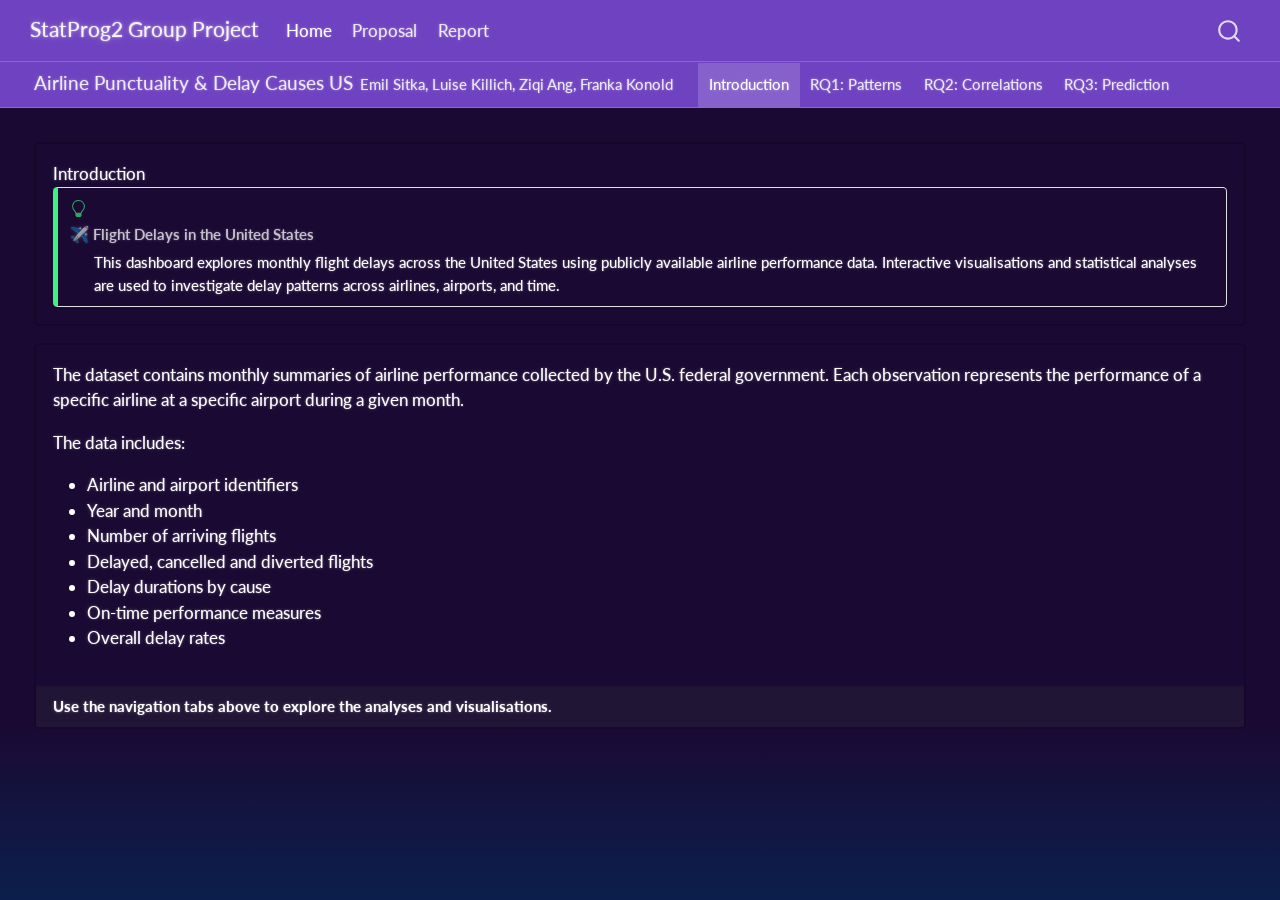
<file: docs/index.html>
<!DOCTYPE html>
<html xmlns="http://www.w3.org/1999/xhtml" lang="en" xml:lang="en"><head>

<meta charset="utf-8">
<meta name="generator" content="quarto-1.9.38">

<meta name="viewport" content="width=device-width, initial-scale=1.0, user-scalable=yes">

<meta name="author" content="Emil Sitka">
<meta name="author" content="Luise Killich">
<meta name="author" content="Ziqi Ang">
<meta name="author" content="Franka Konold">
<meta name="dcterms.date" content="2026-07-22">

<title>Airline Punctuality &amp; Delay Causes US – StatProg2 Group Project</title>
<style>
/* Default styles provided by pandoc.
** See https://pandoc.org/MANUAL.html#variables-for-html for config info.
*/
code{white-space: pre-wrap;}
span.smallcaps{font-variant: small-caps;}
div.columns{display: flex; gap: min(4vw, 1.5em);}
div.column{flex: auto; overflow-x: auto;}
div.hanging-indent{margin-left: 1.5em; text-indent: -1.5em;}
ul.task-list{list-style: none;}
ul.task-list li input[type="checkbox"] {
  width: 0.8em;
  margin: 0 0.8em 0.2em -1em; /* quarto-specific, see https://github.com/quarto-dev/quarto-cli/issues/4556 */ 
  vertical-align: middle;
}
</style>


<script src="site_libs/quarto-nav/quarto-nav.js"></script>
<script src="site_libs/quarto-nav/headroom.min.js"></script>
<script src="site_libs/clipboard/clipboard.min.js"></script>
<script src="site_libs/quarto-search/autocomplete.umd.js"></script>
<script src="site_libs/quarto-search/fuse.min.js"></script>
<script src="site_libs/quarto-search/quarto-search.js"></script>
<meta name="quarto:offset" content="./">
<script src="site_libs/quarto-html/quarto.js" type="module"></script>
<script src="site_libs/quarto-html/tabsets/tabsets.js" type="module"></script>
<script src="site_libs/quarto-html/popper.min.js"></script>
<script src="site_libs/quarto-html/tippy.umd.min.js"></script>
<script src="site_libs/quarto-html/anchor.min.js"></script>
<link href="site_libs/quarto-html/tippy.css" rel="stylesheet">
<link href="site_libs/quarto-html/quarto-syntax-highlighting-15634bcf2e68342d4ad2dfa704d543f6.css" rel="stylesheet" class="quarto-color-scheme" id="quarto-text-highlighting-styles">
<link href="site_libs/quarto-html/quarto-syntax-highlighting-dark-0a6b7249c26820e032cb0bd839ff02b1.css" rel="stylesheet" class="quarto-color-scheme quarto-color-alternate" id="quarto-text-highlighting-styles">
<link href="site_libs/quarto-html/quarto-syntax-highlighting-15634bcf2e68342d4ad2dfa704d543f6.css" rel="stylesheet" class="quarto-color-scheme-extra" id="quarto-text-highlighting-styles">
<script src="site_libs/bootstrap/bootstrap.min.js"></script>
<link href="site_libs/bootstrap/bootstrap-icons.css" rel="stylesheet">
<link href="site_libs/bootstrap/bootstrap-2ba1ee3060a34c7f81167adcf62e2adc.min.css" rel="stylesheet" append-hash="true" class="quarto-color-scheme" id="quarto-bootstrap" data-mode="dark">
<link href="site_libs/bootstrap/bootstrap-dark-2ba1ee3060a34c7f81167adcf62e2adc.min.css" rel="stylesheet" append-hash="true" class="quarto-color-scheme quarto-color-alternate" id="quarto-bootstrap" data-mode="dark">
<link href="site_libs/bootstrap/bootstrap-2ba1ee3060a34c7f81167adcf62e2adc.min.css" rel="stylesheet" append-hash="true" class="quarto-color-scheme-extra" id="quarto-bootstrap" data-mode="dark">
<script src="site_libs/quarto-dashboard/quarto-dashboard.js"></script>
<script src="site_libs/quarto-dashboard/stickythead.js"></script>



<script src="site_libs/quarto-dashboard/web-components.js" type="module"></script>
<script src="site_libs/quarto-dashboard/components.js"></script>

<script id="quarto-search-options" type="application/json">{
  "location": "navbar",
  "copy-button": false,
  "collapse-after": 3,
  "panel-placement": "end",
  "type": "overlay",
  "limit": 50,
  "keyboard-shortcut": [
    "f",
    "/",
    "s"
  ],
  "show-item-context": false,
  "language": {
    "search-no-results-text": "No results",
    "search-matching-documents-text": "matching documents",
    "search-copy-link-title": "Copy link to search",
    "search-hide-matches-text": "Hide additional matches",
    "search-more-match-text": "more match in this document",
    "search-more-matches-text": "more matches in this document",
    "search-clear-button-title": "Clear",
    "search-text-placeholder": "",
    "search-detached-cancel-button-title": "Cancel",
    "search-submit-button-title": "Submit",
    "search-label": "Search"
  }
}</script>
<link href="site_libs/htmltools-fill-0.5.9/fill.css" rel="stylesheet">
<script src="site_libs/htmlwidgets-1.6.4/htmlwidgets.js"></script>
<script src="site_libs/plotly-binding-4.12.0/plotly.js"></script>
<script src="site_libs/typedarray-0.1/typedarray.min.js"></script>
<script src="site_libs/jquery-3.5.1/jquery.min.js"></script>
<link href="site_libs/crosstalk-1.2.2/css/crosstalk.min.css" rel="stylesheet">
<script src="site_libs/crosstalk-1.2.2/js/crosstalk.min.js"></script>
<link href="site_libs/plotly-htmlwidgets-css-2.25.2/plotly-htmlwidgets.css" rel="stylesheet">
<script src="site_libs/plotly-main-2.25.2/plotly-latest.min.js"></script>


</head>

<body class="quarto-dashboard nav-fixed fullcontent quarto-light">


<div id="quarto-search-results"></div>
  <header id="quarto-header" class="headroom fixed-top">
    <nav class="navbar navbar-expand-lg " data-bs-theme="dark">
      <div class="navbar-container container-fluid">
      <div class="navbar-brand-container mx-auto">
    <a class="navbar-brand" href="./index.html">
    <span class="navbar-title">StatProg2 Group Project</span>
    </a>
  </div>
            <div id="quarto-search" class="" title="Search"></div>
          <button class="navbar-toggler" type="button" data-bs-toggle="collapse" data-bs-target="#navbarCollapse" aria-controls="navbarCollapse" role="menu" aria-expanded="false" aria-label="Toggle navigation" onclick="if (window.quartoToggleHeadroom) { window.quartoToggleHeadroom(); }">
  <span class="navbar-toggler-icon"></span>
</button>
          <div class="collapse navbar-collapse" id="navbarCollapse">
            <ul class="navbar-nav navbar-nav-scroll me-auto">
  <li class="nav-item">
    <a class="nav-link active" href="./index.html" aria-current="page"> 
<span class="menu-text">Home</span></a>
  </li>  
  <li class="nav-item">
    <a class="nav-link" href="./proposal.html"> 
<span class="menu-text">Proposal</span></a>
  </li>  
  <li class="nav-item">
    <a class="nav-link" href="./report.qmd"> 
<span class="menu-text">Report</span></a>
  </li>  
</ul>
          </div> <!-- /navcollapse -->
            <div class="quarto-navbar-tools">
</div>
      </div> <!-- /container-fluid -->
    </nav>
<header id="quarto-dashboard-header">
<nav class="navbar navbar-expand-md slim" data-bs-theme="dark">
  <div class="navbar-container container-fluid">
    <button class="navbar-toggler" type="button" data-bs-toggle="collapse" data-bs-target="#dashboard-collapse" aria-controls="dashboard-collapse" aria-expanded="false" aria-label="Toggle navigation">
      <span class="navbar-toggler-icon"></span>
    </button>    


    <div class="navbar-brand-container">


      <div class="navbar-title">
        <div class="navbar-title-text"><a href="#">Airline Punctuality &amp; Delay Causes US</a></div>
        
        <div class="navbar-author">Emil Sitka, Luise Killich, Ziqi Ang, Franka Konold</div>
      </div>
    </div>
<div id="dashboard-collapse" class="navbar-collapse collapse"><ul class="navbar-nav navbar-nav-scroll me-auto" role="tablist"><li class="nav-item" role="presentation"><a id="tab-introduction" class="nav-link active" data-bs-toggle="tab" role="tab" data-bs-target="#introduction" data-scrolling="true" href="#introduction" aria-controls="introduction" aria-selected="true"><span class="nav-link-text">Introduction</span></a></li><li class="nav-item" role="presentation"><a id="tab-rq1-patterns" class="nav-link" data-bs-toggle="tab" role="tab" data-bs-target="#rq1-patterns" data-scrolling="true" href="#rq1-patterns" aria-controls="rq1-patterns" aria-selected="false"><span class="nav-link-text">RQ1: Patterns</span></a></li><li class="nav-item" role="presentation"><a id="tab-rq2-correlations" class="nav-link" data-bs-toggle="tab" role="tab" data-bs-target="#rq2-correlations" data-scrolling="true" href="#rq2-correlations" aria-controls="rq2-correlations" aria-selected="false"><span class="nav-link-text">RQ2: Correlations</span></a></li><li class="nav-item" role="presentation"><a id="tab-rq3-prediction" class="nav-link" data-bs-toggle="tab" role="tab" data-bs-target="#rq3-prediction" data-scrolling="true" href="#rq3-prediction" aria-controls="rq3-prediction" aria-selected="false"><span class="nav-link-text">RQ3: Prediction</span></a></li></ul></div></div>
</nav>
</header></header>
<!-- content -->
<div id="quarto-content" class="quarto-container page-layout-custom page-navbar quarto-dashboard-content bslib-gap-spacing html-fill-container dashboard-scrolling quarto-dashboard-pages">
<!-- sidebar -->
<!-- margin-sidebar -->
<!-- main -->

<div class="bslib-grid-item html-fill-item tab-content bslib-grid" data-layout="flow" style="display: grid; grid-template-rows: minmax(3em, 1fr); grid-auto-columns: minmax(0, 1fr);">
<div id="introduction" class="dashboard-page tab-pane show active html-fill-item html-fill-container" data-orientation="rows" aria-labelledby="tab-introduction">
<div class="html-fill-item html-fill-container bslib-grid" style="display: grid; grid-template-rows: minmax(3em, max-content) minmax(3em, max-content); grid-auto-columns: minmax(0, 1fr);">
<div class="card html-fill-item html-fill-container bslib-card" data-fill="false" data-bslib-card-init="" data-require-bs-caller="card()" data-full-screen="false">
<div class="card-body html-fill-item html-fill-container">
Introduction
<div class="callout callout-style-simple callout-tip callout-titled">
<div class="callout-header d-flex align-content-center html-fill-item html-fill-container">
<div class="callout-icon-container html-fill-item html-fill-container">
<i class="callout-icon"></i>
</div>
<div class="callout-title-container flex-fill html-fill-item html-fill-container">
<span class="screen-reader-only">Tip</span>✈️ Flight Delays in the United States
</div>
</div>
<div class="callout-body-container callout-body html-fill-item html-fill-container">
<p>This dashboard explores monthly flight delays across the United States using publicly available airline performance data. Interactive visualisations and statistical analyses are used to investigate delay patterns across airlines, airports, and time.</p>
</div>
</div>
</div>
<bslib-tooltip placement="auto" bsoptions="[]" data-require-bs-version="5" data-require-bs-caller="tooltip()">
    <template>Expand</template>
    <span class="bslib-full-screen-enter badge rounded-pill">
        <svg xmlns="http://www.w3.org/2000/svg" viewbox="0 0 24 24" style="height:1em;width:1em;" aria-hidden="true" role="img"><path d="M20 5C20 4.4 19.6 4 19 4H13C12.4 4 12 3.6 12 3C12 2.4 12.4 2 13 2H21C21.6 2 22 2.4 22 3V11C22 11.6 21.6 12 21 12C20.4 12 20 11.6 20 11V5ZM4 19C4 19.6 4.4 20 5 20H11C11.6 20 12 20.4 12 21C12 21.6 11.6 22 11 22H3C2.4 22 2 21.6 2 21V13C2 12.4 2.4 12 3 12C3.6 12 4 12.4 4 13V19Z"></path></svg>
    </span>
</bslib-tooltip><script data-bslib-card-init="">bslib.Card.initializeAllCards();</script></div>
<div class="html-fill-item html-fill-container bslib-grid" style="display: grid; grid-template-columns: minmax(3em, 1fr);
grid-auto-rows: minmax(0, 1fr);">
<div class="card html-fill-item html-fill-container bslib-card" data-fill="false" data-bslib-card-init="" data-require-bs-caller="card()" data-full-screen="false">
<div class="card-body html-fill-item html-fill-container">
<p>The dataset contains monthly summaries of airline performance collected by the U.S. federal government. Each observation represents the performance of a specific airline at a specific airport during a given month.</p>
<p>The data includes:</p>
<ul>
<li>Airline and airport identifiers</li>
<li>Year and month</li>
<li>Number of arriving flights</li>
<li>Delayed, cancelled and diverted flights</li>
<li>Delay durations by cause</li>
<li>On-time performance measures</li>
<li>Overall delay rates</li>
</ul>
</div>
<div class="card-footer">
<p><strong>Use the navigation tabs above to explore the analyses and visualisations.</strong></p>
</div>
<bslib-tooltip placement="auto" bsoptions="[]" data-require-bs-version="5" data-require-bs-caller="tooltip()">
    <template>Expand</template>
    <span class="bslib-full-screen-enter badge rounded-pill">
        <svg xmlns="http://www.w3.org/2000/svg" viewbox="0 0 24 24" style="height:1em;width:1em;" aria-hidden="true" role="img"><path d="M20 5C20 4.4 19.6 4 19 4H13C12.4 4 12 3.6 12 3C12 2.4 12.4 2 13 2H21C21.6 2 22 2.4 22 3V11C22 11.6 21.6 12 21 12C20.4 12 20 11.6 20 11V5ZM4 19C4 19.6 4.4 20 5 20H11C11.6 20 12 20.4 12 21C12 21.6 11.6 22 11 22H3C2.4 22 2 21.6 2 21V13C2 12.4 2.4 12 3 12C3.6 12 4 12.4 4 13V19Z"></path></svg>
    </span>
</bslib-tooltip><script data-bslib-card-init="">bslib.Card.initializeAllCards();</script></div>
</div>
</div>
</div>
<div id="rq1-patterns" class="dashboard-page tab-pane grid-skip html-fill-item html-fill-container" data-orientation="rows" aria-labelledby="tab-rq1-patterns">
<div class="html-fill-item html-fill-container bslib-grid" style="display: grid; grid-template-rows: minmax(3em, max-content); grid-auto-columns: minmax(0, 1fr);">
<div class="card html-fill-item html-fill-container bslib-card" data-fill="false" data-bslib-card-init="" data-require-bs-caller="card()" data-full-screen="false">
<div class="card-body html-fill-item html-fill-container">
<p>This Page explores descriptive statistics</p>
<div class="panel-tabset html-fill-item html-fill-container">
<ul class="nav nav-tabs" role="tablist"><li class="nav-item" role="presentation"><a class="nav-link active" id="tabset-1-1-tab" data-bs-toggle="tab" data-bs-target="#tabset-1-1" role="tab" aria-controls="tabset-1-1" aria-selected="true" href="">Spatial and Operational Patterns</a></li><li class="nav-item" role="presentation"><a class="nav-link" id="tabset-1-2-tab" data-bs-toggle="tab" data-bs-target="#tabset-1-2" role="tab" aria-controls="tabset-1-2" aria-selected="false" href="">Temporal Patterns and Observations</a></li></ul>
<div class="tab-content html-fill-item html-fill-container">
<div id="tabset-1-1" class="tab-pane active html-fill-item html-fill-container" role="tabpanel" aria-labelledby="tabset-1-1-tab">
<div class="html-fill-item html-fill-container bslib-grid" data-height="500px" style="display: grid; grid-template-columns: minmax(3em, 50fr) minmax(3em, 50fr);
grid-auto-rows: minmax(0, 1fr);">
<div class="html-fill-item html-fill-container bslib-grid" style="display: grid; grid-template-rows: minmax(3em, 1fr); grid-auto-columns: minmax(0, 1fr);">
<div class="card cell html-fill-item html-fill-container bslib-card" data-title="Distribution of Delay Ratios by Cause" data-bslib-card-init="" data-require-bs-caller="card()" data-full-screen="false">
<div class="card-header"><div class="card-title"><span style="display: inline">
Distribution of Delay Ratios by Cause
</span></div></div>
<div class="card-body html-fill-item html-fill-container">
<div class="cell-output-display html-fill-item html-fill-container">
<img src="index_files/figure-html/unnamed-chunk-2-1.png" class="img-fluid quarto-dashboard-img-contain">
</div>
</div>
<bslib-tooltip placement="auto" bsoptions="[]" data-require-bs-version="5" data-require-bs-caller="tooltip()">
    <template>Expand</template>
    <span class="bslib-full-screen-enter badge rounded-pill">
        <svg xmlns="http://www.w3.org/2000/svg" viewbox="0 0 24 24" style="height:1em;width:1em;" aria-hidden="true" role="img"><path d="M20 5C20 4.4 19.6 4 19 4H13C12.4 4 12 3.6 12 3C12 2.4 12.4 2 13 2H21C21.6 2 22 2.4 22 3V11C22 11.6 21.6 12 21 12C20.4 12 20 11.6 20 11V5ZM4 19C4 19.6 4.4 20 5 20H11C11.6 20 12 20.4 12 21C12 21.6 11.6 22 11 22H3C2.4 22 2 21.6 2 21V13C2 12.4 2.4 12 3 12C3.6 12 4 12.4 4 13V19Z"></path></svg>
    </span>
</bslib-tooltip><script data-bslib-card-init="">bslib.Card.initializeAllCards();</script></div>
</div><div class="html-fill-item html-fill-container bslib-grid" style="display: grid; grid-template-rows: minmax(3em, 1fr); grid-auto-columns: minmax(0, 1fr);">
<div class="card cell html-fill-item html-fill-container bslib-card" data-title="Distribution of Carrier Delay Ratio" data-bslib-card-init="" data-require-bs-caller="card()" data-full-screen="false">
<div class="card-header"><div class="card-title"><span style="display: inline">
Distribution of Carrier Delay Ratio
</span></div></div>
<div class="card-body html-fill-item html-fill-container">
<div class="cell-output-display html-fill-item html-fill-container">
<img src="index_files/figure-html/unnamed-chunk-3-1.png" class="img-fluid quarto-dashboard-img-contain">
</div>
</div>
<bslib-tooltip placement="auto" bsoptions="[]" data-require-bs-version="5" data-require-bs-caller="tooltip()">
    <template>Expand</template>
    <span class="bslib-full-screen-enter badge rounded-pill">
        <svg xmlns="http://www.w3.org/2000/svg" viewbox="0 0 24 24" style="height:1em;width:1em;" aria-hidden="true" role="img"><path d="M20 5C20 4.4 19.6 4 19 4H13C12.4 4 12 3.6 12 3C12 2.4 12.4 2 13 2H21C21.6 2 22 2.4 22 3V11C22 11.6 21.6 12 21 12C20.4 12 20 11.6 20 11V5ZM4 19C4 19.6 4.4 20 5 20H11C11.6 20 12 20.4 12 21C12 21.6 11.6 22 11 22H3C2.4 22 2 21.6 2 21V13C2 12.4 2.4 12 3 12C3.6 12 4 12.4 4 13V19Z"></path></svg>
    </span>
</bslib-tooltip><script data-bslib-card-init="">bslib.Card.initializeAllCards();</script></div>
</div>
</div>
<div class="html-fill-item html-fill-container bslib-grid" data-height="500px" style="display: grid; grid-template-columns: minmax(3em, 1fr) minmax(3em, 1fr);
grid-auto-rows: minmax(0, 1fr);">
<div class="card cell html-fill-item html-fill-container bslib-card" data-title="Q-Q Plot for Arrival Delays" data-bslib-card-init="" data-require-bs-caller="card()" data-full-screen="false">
<div class="card-header"><div class="card-title"><span style="display: inline">
Q-Q Plot for Arrival Delays
</span></div></div>
<div class="card-body html-fill-item html-fill-container">
<div class="cell-output-display html-fill-item html-fill-container">
<img src="index_files/figure-html/unnamed-chunk-4-1.png" class="img-fluid quarto-dashboard-img-contain">
</div>
</div>
<bslib-tooltip placement="auto" bsoptions="[]" data-require-bs-version="5" data-require-bs-caller="tooltip()">
    <template>Expand</template>
    <span class="bslib-full-screen-enter badge rounded-pill">
        <svg xmlns="http://www.w3.org/2000/svg" viewbox="0 0 24 24" style="height:1em;width:1em;" aria-hidden="true" role="img"><path d="M20 5C20 4.4 19.6 4 19 4H13C12.4 4 12 3.6 12 3C12 2.4 12.4 2 13 2H21C21.6 2 22 2.4 22 3V11C22 11.6 21.6 12 21 12C20.4 12 20 11.6 20 11V5ZM4 19C4 19.6 4.4 20 5 20H11C11.6 20 12 20.4 12 21C12 21.6 11.6 22 11 22H3C2.4 22 2 21.6 2 21V13C2 12.4 2.4 12 3 12C3.6 12 4 12.4 4 13V19Z"></path></svg>
    </span>
</bslib-tooltip><script data-bslib-card-init="">bslib.Card.initializeAllCards();</script></div><div class="card cell html-fill-item html-fill-container bslib-card" data-title="Distribution of all Arrival Delays" data-bslib-card-init="" data-require-bs-caller="card()" data-full-screen="false">
<div class="card-header"><div class="card-title"><span style="display: inline">
Distribution of all Arrival Delays
</span></div></div>
<div class="card-body html-fill-item html-fill-container">
<div class="cell-output-display html-fill-item html-fill-container">
<img src="index_files/figure-html/unnamed-chunk-5-1.png" class="img-fluid quarto-dashboard-img-contain">
</div>
</div>
<bslib-tooltip placement="auto" bsoptions="[]" data-require-bs-version="5" data-require-bs-caller="tooltip()">
    <template>Expand</template>
    <span class="bslib-full-screen-enter badge rounded-pill">
        <svg xmlns="http://www.w3.org/2000/svg" viewbox="0 0 24 24" style="height:1em;width:1em;" aria-hidden="true" role="img"><path d="M20 5C20 4.4 19.6 4 19 4H13C12.4 4 12 3.6 12 3C12 2.4 12.4 2 13 2H21C21.6 2 22 2.4 22 3V11C22 11.6 21.6 12 21 12C20.4 12 20 11.6 20 11V5ZM4 19C4 19.6 4.4 20 5 20H11C11.6 20 12 20.4 12 21C12 21.6 11.6 22 11 22H3C2.4 22 2 21.6 2 21V13C2 12.4 2.4 12 3 12C3.6 12 4 12.4 4 13V19Z"></path></svg>
    </span>
</bslib-tooltip><script data-bslib-card-init="">bslib.Card.initializeAllCards();</script></div>
</div>
<div class="html-fill-item html-fill-container bslib-grid" data-height="500px" style="display: grid; grid-template-columns: minmax(3em, 50fr) minmax(3em, 50fr);
grid-auto-rows: minmax(0, 1fr);">
<div class="html-fill-item html-fill-container bslib-grid" style="display: grid; grid-template-rows: minmax(3em, 1fr); grid-auto-columns: minmax(0, 1fr);">
<div class="card cell html-fill-item html-fill-container bslib-card" data-title="Delay Distribution of 10 biggest Airports compared to all Airports" data-bslib-card-init="" data-require-bs-caller="card()" data-full-screen="false">
<div class="card-header"><div class="card-title"><span style="display: inline">
Delay Distribution of 10 biggest Airports compared to all Airports
</span></div></div>
<div class="card-body html-fill-item html-fill-container">
<div class="cell-output-display html-fill-item html-fill-container">
<img src="index_files/figure-html/unnamed-chunk-6-1.png" class="img-fluid quarto-dashboard-img-contain">
</div>
</div>
<bslib-tooltip placement="auto" bsoptions="[]" data-require-bs-version="5" data-require-bs-caller="tooltip()">
    <template>Expand</template>
    <span class="bslib-full-screen-enter badge rounded-pill">
        <svg xmlns="http://www.w3.org/2000/svg" viewbox="0 0 24 24" style="height:1em;width:1em;" aria-hidden="true" role="img"><path d="M20 5C20 4.4 19.6 4 19 4H13C12.4 4 12 3.6 12 3C12 2.4 12.4 2 13 2H21C21.6 2 22 2.4 22 3V11C22 11.6 21.6 12 21 12C20.4 12 20 11.6 20 11V5ZM4 19C4 19.6 4.4 20 5 20H11C11.6 20 12 20.4 12 21C12 21.6 11.6 22 11 22H3C2.4 22 2 21.6 2 21V13C2 12.4 2.4 12 3 12C3.6 12 4 12.4 4 13V19Z"></path></svg>
    </span>
</bslib-tooltip><script data-bslib-card-init="">bslib.Card.initializeAllCards();</script></div>
</div><div class="html-fill-item html-fill-container bslib-grid" style="display: grid; grid-template-rows: minmax(3em, 1fr); grid-auto-columns: minmax(0, 1fr);">
<div class="card cell html-fill-item html-fill-container bslib-card" data-title="Delays by Carrier" data-bslib-card-init="" data-require-bs-caller="card()" data-full-screen="false">
<div class="card-header"><div class="card-title"><span style="display: inline">
Delays by Carrier
</span></div></div>
<div class="card-body html-fill-item html-fill-container">
<div class="cell-output-display html-fill-item html-fill-container">
<img src="index_files/figure-html/unnamed-chunk-7-1.png" class="img-fluid quarto-dashboard-img-contain">
</div>
</div>
<bslib-tooltip placement="auto" bsoptions="[]" data-require-bs-version="5" data-require-bs-caller="tooltip()">
    <template>Expand</template>
    <span class="bslib-full-screen-enter badge rounded-pill">
        <svg xmlns="http://www.w3.org/2000/svg" viewbox="0 0 24 24" style="height:1em;width:1em;" aria-hidden="true" role="img"><path d="M20 5C20 4.4 19.6 4 19 4H13C12.4 4 12 3.6 12 3C12 2.4 12.4 2 13 2H21C21.6 2 22 2.4 22 3V11C22 11.6 21.6 12 21 12C20.4 12 20 11.6 20 11V5ZM4 19C4 19.6 4.4 20 5 20H11C11.6 20 12 20.4 12 21C12 21.6 11.6 22 11 22H3C2.4 22 2 21.6 2 21V13C2 12.4 2.4 12 3 12C3.6 12 4 12.4 4 13V19Z"></path></svg>
    </span>
</bslib-tooltip><script data-bslib-card-init="">bslib.Card.initializeAllCards();</script></div>
</div>
</div>
<div class="html-fill-item html-fill-container bslib-grid" data-height="500px" style="display: grid; grid-template-columns: minmax(3em, 50fr) minmax(3em, 50fr);
grid-auto-rows: minmax(0, 1fr);">
<div class="html-fill-item html-fill-container bslib-grid" style="display: grid; grid-template-rows: minmax(3em, 1fr); grid-auto-columns: minmax(0, 1fr);">
<div class="card cell html-fill-item html-fill-container bslib-card" data-title="Bottom 10 States by mean Arrival Delay" data-bslib-card-init="" data-require-bs-caller="card()" data-full-screen="false">
<div class="card-header"><div class="card-title"><span style="display: inline">
Bottom 10 States by mean Arrival Delay
</span></div></div>
<div class="card-body html-fill-item html-fill-container">
<div class="cell-output-display html-fill-item html-fill-container">
<img src="index_files/figure-html/unnamed-chunk-8-1.png" class="img-fluid quarto-dashboard-img-contain">
</div>
</div>
<bslib-tooltip placement="auto" bsoptions="[]" data-require-bs-version="5" data-require-bs-caller="tooltip()">
    <template>Expand</template>
    <span class="bslib-full-screen-enter badge rounded-pill">
        <svg xmlns="http://www.w3.org/2000/svg" viewbox="0 0 24 24" style="height:1em;width:1em;" aria-hidden="true" role="img"><path d="M20 5C20 4.4 19.6 4 19 4H13C12.4 4 12 3.6 12 3C12 2.4 12.4 2 13 2H21C21.6 2 22 2.4 22 3V11C22 11.6 21.6 12 21 12C20.4 12 20 11.6 20 11V5ZM4 19C4 19.6 4.4 20 5 20H11C11.6 20 12 20.4 12 21C12 21.6 11.6 22 11 22H3C2.4 22 2 21.6 2 21V13C2 12.4 2.4 12 3 12C3.6 12 4 12.4 4 13V19Z"></path></svg>
    </span>
</bslib-tooltip><script data-bslib-card-init="">bslib.Card.initializeAllCards();</script></div>
</div><div class="html-fill-item html-fill-container bslib-grid" style="display: grid; grid-template-rows: minmax(3em, 1fr); grid-auto-columns: minmax(0, 1fr);">
<div class="card cell html-fill-item html-fill-container bslib-card" data-title="Top 10 States by mean Arrival Delay" data-bslib-card-init="" data-require-bs-caller="card()" data-full-screen="false">
<div class="card-header"><div class="card-title"><span style="display: inline">
Top 10 States by mean Arrival Delay
</span></div></div>
<div class="card-body html-fill-item html-fill-container">
<div class="cell-output-display html-fill-item html-fill-container">
<img src="index_files/figure-html/unnamed-chunk-9-1.png" class="img-fluid quarto-dashboard-img-contain">
</div>
</div>
<bslib-tooltip placement="auto" bsoptions="[]" data-require-bs-version="5" data-require-bs-caller="tooltip()">
    <template>Expand</template>
    <span class="bslib-full-screen-enter badge rounded-pill">
        <svg xmlns="http://www.w3.org/2000/svg" viewbox="0 0 24 24" style="height:1em;width:1em;" aria-hidden="true" role="img"><path d="M20 5C20 4.4 19.6 4 19 4H13C12.4 4 12 3.6 12 3C12 2.4 12.4 2 13 2H21C21.6 2 22 2.4 22 3V11C22 11.6 21.6 12 21 12C20.4 12 20 11.6 20 11V5ZM4 19C4 19.6 4.4 20 5 20H11C11.6 20 12 20.4 12 21C12 21.6 11.6 22 11 22H3C2.4 22 2 21.6 2 21V13C2 12.4 2.4 12 3 12C3.6 12 4 12.4 4 13V19Z"></path></svg>
    </span>
</bslib-tooltip><script data-bslib-card-init="">bslib.Card.initializeAllCards();</script></div>
</div>
</div>
<div class="html-fill-item html-fill-container bslib-grid" data-height="500px" style="display: grid; grid-template-columns: minmax(3em, 1fr);
grid-auto-rows: minmax(0, 1fr);">
<div class="card html-fill-item html-fill-container bslib-card" data-fill="false" data-bslib-card-init="" data-require-bs-caller="card()" data-full-screen="false">
<div class="card-body html-fill-item html-fill-container">
<div style="height:500px; overflow:hidden" class="html-fill-item html-fill-container">
<div class="card cell html-fill-item html-fill-container bslib-card" data-title="Delay Distribution of all States" data-bslib-card-init="" data-require-bs-caller="card()" data-full-screen="false">
<div class="card-header"><div class="card-title"><span style="display: inline">
Delay Distribution of all States
</span></div></div>
<div class="card-body html-fill-item html-fill-container">
<div class="cell-output-display html-fill-item html-fill-container">
<img src="index_files/figure-html/unnamed-chunk-10-1.png" style="width:100.0%;height:100.0%" class="quarto-dashboard-img-contain">
</div>
</div>
<bslib-tooltip placement="auto" bsoptions="[]" data-require-bs-version="5" data-require-bs-caller="tooltip()">
    <template>Expand</template>
    <span class="bslib-full-screen-enter badge rounded-pill">
        <svg xmlns="http://www.w3.org/2000/svg" viewbox="0 0 24 24" style="height:1em;width:1em;" aria-hidden="true" role="img"><path d="M20 5C20 4.4 19.6 4 19 4H13C12.4 4 12 3.6 12 3C12 2.4 12.4 2 13 2H21C21.6 2 22 2.4 22 3V11C22 11.6 21.6 12 21 12C20.4 12 20 11.6 20 11V5ZM4 19C4 19.6 4.4 20 5 20H11C11.6 20 12 20.4 12 21C12 21.6 11.6 22 11 22H3C2.4 22 2 21.6 2 21V13C2 12.4 2.4 12 3 12C3.6 12 4 12.4 4 13V19Z"></path></svg>
    </span>
</bslib-tooltip><script data-bslib-card-init="">bslib.Card.initializeAllCards();</script></div>
</div>
</div>
<bslib-tooltip placement="auto" bsoptions="[]" data-require-bs-version="5" data-require-bs-caller="tooltip()">
    <template>Expand</template>
    <span class="bslib-full-screen-enter badge rounded-pill">
        <svg xmlns="http://www.w3.org/2000/svg" viewbox="0 0 24 24" style="height:1em;width:1em;" aria-hidden="true" role="img"><path d="M20 5C20 4.4 19.6 4 19 4H13C12.4 4 12 3.6 12 3C12 2.4 12.4 2 13 2H21C21.6 2 22 2.4 22 3V11C22 11.6 21.6 12 21 12C20.4 12 20 11.6 20 11V5ZM4 19C4 19.6 4.4 20 5 20H11C11.6 20 12 20.4 12 21C12 21.6 11.6 22 11 22H3C2.4 22 2 21.6 2 21V13C2 12.4 2.4 12 3 12C3.6 12 4 12.4 4 13V19Z"></path></svg>
    </span>
</bslib-tooltip><script data-bslib-card-init="">bslib.Card.initializeAllCards();</script></div>
</div>
</div>
<div id="tabset-1-2" class="tab-pane html-fill-item html-fill-container" role="tabpanel" aria-labelledby="tabset-1-2-tab">
<div class="html-fill-item html-fill-container bslib-grid" data-height="500px" style="display: grid; grid-template-columns: minmax(3em, 50fr) minmax(3em, 50fr);
grid-auto-rows: minmax(0, 1fr);">
<div class="html-fill-item html-fill-container bslib-grid" style="display: grid; grid-template-rows: minmax(3em, 1fr); grid-auto-columns: minmax(0, 1fr);">
<div class="card cell html-fill-item html-fill-container bslib-card" data-title="Yearly Trend of all Delay Causes" data-bslib-card-init="" data-require-bs-caller="card()" data-full-screen="false">
<div class="card-header"><div class="card-title"><span style="display: inline">
Yearly Trend of all Delay Causes
</span></div></div>
<div class="card-body html-fill-item html-fill-container">
<div class="cell-output-display html-fill-item html-fill-container">
<img src="index_files/figure-html/unnamed-chunk-11-1.png" class="img-fluid quarto-dashboard-img-contain">
</div>
</div>
<bslib-tooltip placement="auto" bsoptions="[]" data-require-bs-version="5" data-require-bs-caller="tooltip()">
    <template>Expand</template>
    <span class="bslib-full-screen-enter badge rounded-pill">
        <svg xmlns="http://www.w3.org/2000/svg" viewbox="0 0 24 24" style="height:1em;width:1em;" aria-hidden="true" role="img"><path d="M20 5C20 4.4 19.6 4 19 4H13C12.4 4 12 3.6 12 3C12 2.4 12.4 2 13 2H21C21.6 2 22 2.4 22 3V11C22 11.6 21.6 12 21 12C20.4 12 20 11.6 20 11V5ZM4 19C4 19.6 4.4 20 5 20H11C11.6 20 12 20.4 12 21C12 21.6 11.6 22 11 22H3C2.4 22 2 21.6 2 21V13C2 12.4 2.4 12 3 12C3.6 12 4 12.4 4 13V19Z"></path></svg>
    </span>
</bslib-tooltip><script data-bslib-card-init="">bslib.Card.initializeAllCards();</script></div>
</div><div class="html-fill-item html-fill-container bslib-grid" style="display: grid; grid-template-rows: minmax(3em, 1fr); grid-auto-columns: minmax(0, 1fr);">
<div class="card cell html-fill-item html-fill-container bslib-card" data-title="Detailed Yearly Trend" data-bslib-card-init="" data-require-bs-caller="card()" data-full-screen="false">
<div class="card-header"><div class="card-title"><span style="display: inline">
Detailed Yearly Trend
</span></div></div>
<div class="card-body html-fill-item html-fill-container">
<div class="cell-output-display html-fill-item html-fill-container">
<div class="plotly html-widget html-fill-item html-fill-container" id="htmlwidget-d97fefdfb2b6ea9bbb3e" style="width:100%;height:406px;"></div>
<script type="application/json" data-for="htmlwidget-d97fefdfb2b6ea9bbb3e">{"x":{"visdat":{"2e6df77bc3d5a":["function () ","plotlyVisDat"],"2e6df610e005b":["function () ","data"],"2e6df6c3ac595":["function () ","data"],"2e6df1f853fd4":["function () ","data"],"2e6df771b0def":["function () ","data"],"2e6df33eee7a5":["function () ","data"]},"cur_data":"2e6df33eee7a5","attrs":{"2e6df610e005b":{"alpha_stroke":1,"sizes":[10,100],"spans":[1,20],"x":{},"y":[989877,2534797,2614118,3122049,3616968,3113234,2422800,2556419,2406595,2298139,2595749,2680596,2474292,2612937,2529537,3651692,4291474,1679257,4123736,4400873,4041853,4865229,4747975,1140310],"type":"scatter","mode":"lines+markers","name":"carrier_delay","line":{"width":3},"hovertemplate":"Year: %{x}<br> carrier_delay : %{y:,.0f} minutes <extra><\/extra>","inherit":true},"2e6df6c3ac595":{"alpha_stroke":1,"sizes":[10,100],"spans":[1,20],"x":{},"y":[223321,590377,551232,581966,812439,548026,445655,367401,303799,309225,392769,391173,407702,333146,364906,671663,727877,274471,734932,628717,596493,961700,927578,262336],"type":"scatter","mode":"lines+markers","name":"weather_delay","line":{"width":3},"hovertemplate":"Year: %{x}<br> weather_delay : %{y:,.0f} minutes <extra><\/extra>","inherit":true},"2e6df1f853fd4":{"alpha_stroke":1,"sizes":[10,100],"spans":[1,20],"x":{},"y":[1435632,3400411,2558656,3170680,3320516,3622672,2748983,2065099,1792164,1570074,2152525,2096700,1793927,1987097,1869468,2862111,3198206,847197,1662254,1927531,1976832,2708515,3206322,753567],"type":"scatter","mode":"lines+markers","name":"nas_delay","line":{"width":3},"hovertemplate":"Year: %{x}<br> nas_delay : %{y:,.0f} minutes <extra><\/extra>","inherit":true},"2e6df771b0def":{"alpha_stroke":1,"sizes":[10,100],"spans":[1,20],"x":{},"y":[8865,24145,17815,28233,23537,14157,9780,14689,11046,8575,12110,8602,11398,13717,10274,15140,21878,7799,31856,22939,23594,21396,19860,6856],"type":"scatter","mode":"lines+markers","name":"security_delay","line":{"width":3},"hovertemplate":"Year: %{x}<br> security_delay : %{y:,.0f} minutes <extra><\/extra>","inherit":true},"2e6df33eee7a5":{"alpha_stroke":1,"sizes":[10,100],"spans":[1,20],"x":{},"y":[1139302,3375134,3085858,4204409,4702076,4352413,3154234,3297092,3476803,2989382,3802213,3583192,3070548,3266048,3148900,4920420,5749267,1204552,3251039,4314204,4629252,5878464,6093328,1358315],"type":"scatter","mode":"lines+markers","name":"late_aircraft_delay","line":{"width":3},"hovertemplate":"Year: %{x}<br> late_aircraft_delay : %{y:,.0f} minutes <extra><\/extra>","inherit":true}},"layout":{"width":1200,"height":600,"margin":{"b":40,"l":60,"t":25,"r":10},"annotations":[{"text":"carrier_delay","x":2026,"y":1140310,"showarrow":false,"xshift":50,"yshift":0},{"text":"weather_delay","x":2026,"y":262336,"showarrow":false,"xshift":50,"yshift":0},{"text":"nas_delay","x":2026,"y":753567,"showarrow":false,"xshift":50,"yshift":0},{"text":"security_delay","x":2026,"y":6856,"showarrow":false,"xshift":50,"yshift":0},{"text":"late_aircraft_delay","x":2026,"y":1358315,"showarrow":false,"xshift":50,"yshift":0}],"title":{"text":"Yearly Trends of Flight Delay Causes","x":0.5},"xaxis":{"domain":[0,1],"automargin":true,"title":"Year","range":[2003,2027],"tickmode":"array","tickvals":[2003,2004,2005,2006,2007,2008,2009,2010,2011,2012,2013,2014,2015,2016,2017,2018,2019,2020,2021,2022,2023,2024,2025,2026]},"yaxis":{"domain":[0,1],"automargin":true,"title":"Total Delay Minutes"},"showlegend":false,"hovermode":"x unified"},"source":"A","config":{"modeBarButtonsToAdd":["hoverclosest","hovercompare"],"showSendToCloud":false},"data":[{"x":[2003,2004,2005,2006,2007,2008,2009,2010,2011,2012,2013,2014,2015,2016,2017,2018,2019,2020,2021,2022,2023,2024,2025,2026],"y":[989877,2534797,2614118,3122049,3616968,3113234,2422800,2556419,2406595,2298139,2595749,2680596,2474292,2612937,2529537,3651692,4291474,1679257,4123736,4400873,4041853,4865229,4747975,1140310],"type":"scatter","mode":"lines+markers","name":"carrier_delay","line":{"color":"rgba(31,119,180,1)","width":3},"hovertemplate":["Year: %{x}<br> carrier_delay : %{y:,.0f} minutes <extra><\/extra>","Year: %{x}<br> carrier_delay : %{y:,.0f} minutes <extra><\/extra>","Year: %{x}<br> carrier_delay : %{y:,.0f} minutes <extra><\/extra>","Year: %{x}<br> carrier_delay : %{y:,.0f} minutes <extra><\/extra>","Year: %{x}<br> carrier_delay : %{y:,.0f} minutes <extra><\/extra>","Year: %{x}<br> carrier_delay : %{y:,.0f} minutes <extra><\/extra>","Year: %{x}<br> carrier_delay : %{y:,.0f} minutes <extra><\/extra>","Year: %{x}<br> carrier_delay : %{y:,.0f} minutes <extra><\/extra>","Year: %{x}<br> carrier_delay : %{y:,.0f} minutes <extra><\/extra>","Year: %{x}<br> carrier_delay : %{y:,.0f} minutes <extra><\/extra>","Year: %{x}<br> carrier_delay : %{y:,.0f} minutes <extra><\/extra>","Year: %{x}<br> carrier_delay : %{y:,.0f} minutes <extra><\/extra>","Year: %{x}<br> carrier_delay : %{y:,.0f} minutes <extra><\/extra>","Year: %{x}<br> carrier_delay : %{y:,.0f} minutes <extra><\/extra>","Year: %{x}<br> carrier_delay : %{y:,.0f} minutes <extra><\/extra>","Year: %{x}<br> carrier_delay : %{y:,.0f} minutes <extra><\/extra>","Year: %{x}<br> carrier_delay : %{y:,.0f} minutes <extra><\/extra>","Year: %{x}<br> carrier_delay : %{y:,.0f} minutes <extra><\/extra>","Year: %{x}<br> carrier_delay : %{y:,.0f} minutes <extra><\/extra>","Year: %{x}<br> carrier_delay : %{y:,.0f} minutes <extra><\/extra>","Year: %{x}<br> carrier_delay : %{y:,.0f} minutes <extra><\/extra>","Year: %{x}<br> carrier_delay : %{y:,.0f} minutes <extra><\/extra>","Year: %{x}<br> carrier_delay : %{y:,.0f} minutes <extra><\/extra>","Year: %{x}<br> carrier_delay : %{y:,.0f} minutes <extra><\/extra>"],"marker":{"color":"rgba(31,119,180,1)","line":{"color":"rgba(31,119,180,1)"}},"error_y":{"color":"rgba(31,119,180,1)"},"error_x":{"color":"rgba(31,119,180,1)"},"xaxis":"x","yaxis":"y","frame":null},{"x":[2003,2004,2005,2006,2007,2008,2009,2010,2011,2012,2013,2014,2015,2016,2017,2018,2019,2020,2021,2022,2023,2024,2025,2026],"y":[223321,590377,551232,581966,812439,548026,445655,367401,303799,309225,392769,391173,407702,333146,364906,671663,727877,274471,734932,628717,596493,961700,927578,262336],"type":"scatter","mode":"lines+markers","name":"weather_delay","line":{"color":"rgba(255,127,14,1)","width":3},"hovertemplate":["Year: %{x}<br> weather_delay : %{y:,.0f} minutes <extra><\/extra>","Year: %{x}<br> weather_delay : %{y:,.0f} minutes <extra><\/extra>","Year: %{x}<br> weather_delay : %{y:,.0f} minutes <extra><\/extra>","Year: %{x}<br> weather_delay : %{y:,.0f} minutes <extra><\/extra>","Year: %{x}<br> weather_delay : %{y:,.0f} minutes <extra><\/extra>","Year: %{x}<br> weather_delay : %{y:,.0f} minutes <extra><\/extra>","Year: %{x}<br> weather_delay : %{y:,.0f} minutes <extra><\/extra>","Year: %{x}<br> weather_delay : %{y:,.0f} minutes <extra><\/extra>","Year: %{x}<br> weather_delay : %{y:,.0f} minutes <extra><\/extra>","Year: %{x}<br> weather_delay : %{y:,.0f} minutes <extra><\/extra>","Year: %{x}<br> weather_delay : %{y:,.0f} minutes <extra><\/extra>","Year: %{x}<br> weather_delay : %{y:,.0f} minutes <extra><\/extra>","Year: %{x}<br> weather_delay : %{y:,.0f} minutes <extra><\/extra>","Year: %{x}<br> weather_delay : %{y:,.0f} minutes <extra><\/extra>","Year: %{x}<br> weather_delay : %{y:,.0f} minutes <extra><\/extra>","Year: %{x}<br> weather_delay : %{y:,.0f} minutes <extra><\/extra>","Year: %{x}<br> weather_delay : %{y:,.0f} minutes <extra><\/extra>","Year: %{x}<br> weather_delay : %{y:,.0f} minutes <extra><\/extra>","Year: %{x}<br> weather_delay : %{y:,.0f} minutes <extra><\/extra>","Year: %{x}<br> weather_delay : %{y:,.0f} minutes <extra><\/extra>","Year: %{x}<br> weather_delay : %{y:,.0f} minutes <extra><\/extra>","Year: %{x}<br> weather_delay : %{y:,.0f} minutes <extra><\/extra>","Year: %{x}<br> weather_delay : %{y:,.0f} minutes <extra><\/extra>","Year: %{x}<br> weather_delay : %{y:,.0f} minutes <extra><\/extra>"],"marker":{"color":"rgba(255,127,14,1)","line":{"color":"rgba(255,127,14,1)"}},"error_y":{"color":"rgba(255,127,14,1)"},"error_x":{"color":"rgba(255,127,14,1)"},"xaxis":"x","yaxis":"y","frame":null},{"x":[2003,2004,2005,2006,2007,2008,2009,2010,2011,2012,2013,2014,2015,2016,2017,2018,2019,2020,2021,2022,2023,2024,2025,2026],"y":[1435632,3400411,2558656,3170680,3320516,3622672,2748983,2065099,1792164,1570074,2152525,2096700,1793927,1987097,1869468,2862111,3198206,847197,1662254,1927531,1976832,2708515,3206322,753567],"type":"scatter","mode":"lines+markers","name":"nas_delay","line":{"color":"rgba(44,160,44,1)","width":3},"hovertemplate":["Year: %{x}<br> nas_delay : %{y:,.0f} minutes <extra><\/extra>","Year: %{x}<br> nas_delay : %{y:,.0f} minutes <extra><\/extra>","Year: %{x}<br> nas_delay : %{y:,.0f} minutes <extra><\/extra>","Year: %{x}<br> nas_delay : %{y:,.0f} minutes <extra><\/extra>","Year: %{x}<br> nas_delay : %{y:,.0f} minutes <extra><\/extra>","Year: %{x}<br> nas_delay : %{y:,.0f} minutes <extra><\/extra>","Year: %{x}<br> nas_delay : %{y:,.0f} minutes <extra><\/extra>","Year: %{x}<br> nas_delay : %{y:,.0f} minutes <extra><\/extra>","Year: %{x}<br> nas_delay : %{y:,.0f} minutes <extra><\/extra>","Year: %{x}<br> nas_delay : %{y:,.0f} minutes <extra><\/extra>","Year: %{x}<br> nas_delay : %{y:,.0f} minutes <extra><\/extra>","Year: %{x}<br> nas_delay : %{y:,.0f} minutes <extra><\/extra>","Year: %{x}<br> nas_delay : %{y:,.0f} minutes <extra><\/extra>","Year: %{x}<br> nas_delay : %{y:,.0f} minutes <extra><\/extra>","Year: %{x}<br> nas_delay : %{y:,.0f} minutes <extra><\/extra>","Year: %{x}<br> nas_delay : %{y:,.0f} minutes <extra><\/extra>","Year: %{x}<br> nas_delay : %{y:,.0f} minutes <extra><\/extra>","Year: %{x}<br> nas_delay : %{y:,.0f} minutes <extra><\/extra>","Year: %{x}<br> nas_delay : %{y:,.0f} minutes <extra><\/extra>","Year: %{x}<br> nas_delay : %{y:,.0f} minutes <extra><\/extra>","Year: %{x}<br> nas_delay : %{y:,.0f} minutes <extra><\/extra>","Year: %{x}<br> nas_delay : %{y:,.0f} minutes <extra><\/extra>","Year: %{x}<br> nas_delay : %{y:,.0f} minutes <extra><\/extra>","Year: %{x}<br> nas_delay : %{y:,.0f} minutes <extra><\/extra>"],"marker":{"color":"rgba(44,160,44,1)","line":{"color":"rgba(44,160,44,1)"}},"error_y":{"color":"rgba(44,160,44,1)"},"error_x":{"color":"rgba(44,160,44,1)"},"xaxis":"x","yaxis":"y","frame":null},{"x":[2003,2004,2005,2006,2007,2008,2009,2010,2011,2012,2013,2014,2015,2016,2017,2018,2019,2020,2021,2022,2023,2024,2025,2026],"y":[8865,24145,17815,28233,23537,14157,9780,14689,11046,8575,12110,8602,11398,13717,10274,15140,21878,7799,31856,22939,23594,21396,19860,6856],"type":"scatter","mode":"lines+markers","name":"security_delay","line":{"color":"rgba(214,39,40,1)","width":3},"hovertemplate":["Year: %{x}<br> security_delay : %{y:,.0f} minutes <extra><\/extra>","Year: %{x}<br> security_delay : %{y:,.0f} minutes <extra><\/extra>","Year: %{x}<br> security_delay : %{y:,.0f} minutes <extra><\/extra>","Year: %{x}<br> security_delay : %{y:,.0f} minutes <extra><\/extra>","Year: %{x}<br> security_delay : %{y:,.0f} minutes <extra><\/extra>","Year: %{x}<br> security_delay : %{y:,.0f} minutes <extra><\/extra>","Year: %{x}<br> security_delay : %{y:,.0f} minutes <extra><\/extra>","Year: %{x}<br> security_delay : %{y:,.0f} minutes <extra><\/extra>","Year: %{x}<br> security_delay : %{y:,.0f} minutes <extra><\/extra>","Year: %{x}<br> security_delay : %{y:,.0f} minutes <extra><\/extra>","Year: %{x}<br> security_delay : %{y:,.0f} minutes <extra><\/extra>","Year: %{x}<br> security_delay : %{y:,.0f} minutes <extra><\/extra>","Year: %{x}<br> security_delay : %{y:,.0f} minutes <extra><\/extra>","Year: %{x}<br> security_delay : %{y:,.0f} minutes <extra><\/extra>","Year: %{x}<br> security_delay : %{y:,.0f} minutes <extra><\/extra>","Year: %{x}<br> security_delay : %{y:,.0f} minutes <extra><\/extra>","Year: %{x}<br> security_delay : %{y:,.0f} minutes <extra><\/extra>","Year: %{x}<br> security_delay : %{y:,.0f} minutes <extra><\/extra>","Year: %{x}<br> security_delay : %{y:,.0f} minutes <extra><\/extra>","Year: %{x}<br> security_delay : %{y:,.0f} minutes <extra><\/extra>","Year: %{x}<br> security_delay : %{y:,.0f} minutes <extra><\/extra>","Year: %{x}<br> security_delay : %{y:,.0f} minutes <extra><\/extra>","Year: %{x}<br> security_delay : %{y:,.0f} minutes <extra><\/extra>","Year: %{x}<br> security_delay : %{y:,.0f} minutes <extra><\/extra>"],"marker":{"color":"rgba(214,39,40,1)","line":{"color":"rgba(214,39,40,1)"}},"error_y":{"color":"rgba(214,39,40,1)"},"error_x":{"color":"rgba(214,39,40,1)"},"xaxis":"x","yaxis":"y","frame":null},{"x":[2003,2004,2005,2006,2007,2008,2009,2010,2011,2012,2013,2014,2015,2016,2017,2018,2019,2020,2021,2022,2023,2024,2025,2026],"y":[1139302,3375134,3085858,4204409,4702076,4352413,3154234,3297092,3476803,2989382,3802213,3583192,3070548,3266048,3148900,4920420,5749267,1204552,3251039,4314204,4629252,5878464,6093328,1358315],"type":"scatter","mode":"lines+markers","name":"late_aircraft_delay","line":{"color":"rgba(148,103,189,1)","width":3},"hovertemplate":["Year: %{x}<br> late_aircraft_delay : %{y:,.0f} minutes <extra><\/extra>","Year: %{x}<br> late_aircraft_delay : %{y:,.0f} minutes <extra><\/extra>","Year: %{x}<br> late_aircraft_delay : %{y:,.0f} minutes <extra><\/extra>","Year: %{x}<br> late_aircraft_delay : %{y:,.0f} minutes <extra><\/extra>","Year: %{x}<br> late_aircraft_delay : %{y:,.0f} minutes <extra><\/extra>","Year: %{x}<br> late_aircraft_delay : %{y:,.0f} minutes <extra><\/extra>","Year: %{x}<br> late_aircraft_delay : %{y:,.0f} minutes <extra><\/extra>","Year: %{x}<br> late_aircraft_delay : %{y:,.0f} minutes <extra><\/extra>","Year: %{x}<br> late_aircraft_delay : %{y:,.0f} minutes <extra><\/extra>","Year: %{x}<br> late_aircraft_delay : %{y:,.0f} minutes <extra><\/extra>","Year: %{x}<br> late_aircraft_delay : %{y:,.0f} minutes <extra><\/extra>","Year: %{x}<br> late_aircraft_delay : %{y:,.0f} minutes <extra><\/extra>","Year: %{x}<br> late_aircraft_delay : %{y:,.0f} minutes <extra><\/extra>","Year: %{x}<br> late_aircraft_delay : %{y:,.0f} minutes <extra><\/extra>","Year: %{x}<br> late_aircraft_delay : %{y:,.0f} minutes <extra><\/extra>","Year: %{x}<br> late_aircraft_delay : %{y:,.0f} minutes <extra><\/extra>","Year: %{x}<br> late_aircraft_delay : %{y:,.0f} minutes <extra><\/extra>","Year: %{x}<br> late_aircraft_delay : %{y:,.0f} minutes <extra><\/extra>","Year: %{x}<br> late_aircraft_delay : %{y:,.0f} minutes <extra><\/extra>","Year: %{x}<br> late_aircraft_delay : %{y:,.0f} minutes <extra><\/extra>","Year: %{x}<br> late_aircraft_delay : %{y:,.0f} minutes <extra><\/extra>","Year: %{x}<br> late_aircraft_delay : %{y:,.0f} minutes <extra><\/extra>","Year: %{x}<br> late_aircraft_delay : %{y:,.0f} minutes <extra><\/extra>","Year: %{x}<br> late_aircraft_delay : %{y:,.0f} minutes <extra><\/extra>"],"marker":{"color":"rgba(148,103,189,1)","line":{"color":"rgba(148,103,189,1)"}},"error_y":{"color":"rgba(148,103,189,1)"},"error_x":{"color":"rgba(148,103,189,1)"},"xaxis":"x","yaxis":"y","frame":null}],"highlight":{"on":"plotly_click","persistent":false,"dynamic":false,"selectize":false,"opacityDim":0.20000000000000001,"selected":{"opacity":1},"debounce":0},"shinyEvents":["plotly_hover","plotly_click","plotly_selected","plotly_relayout","plotly_brushed","plotly_brushing","plotly_clickannotation","plotly_doubleclick","plotly_deselect","plotly_afterplot","plotly_sunburstclick"],"base_url":"https://plot.ly"},"evals":[],"jsHooks":[]}</script>
</div>
</div>
<bslib-tooltip placement="auto" bsoptions="[]" data-require-bs-version="5" data-require-bs-caller="tooltip()">
    <template>Expand</template>
    <span class="bslib-full-screen-enter badge rounded-pill">
        <svg xmlns="http://www.w3.org/2000/svg" viewbox="0 0 24 24" style="height:1em;width:1em;" aria-hidden="true" role="img"><path d="M20 5C20 4.4 19.6 4 19 4H13C12.4 4 12 3.6 12 3C12 2.4 12.4 2 13 2H21C21.6 2 22 2.4 22 3V11C22 11.6 21.6 12 21 12C20.4 12 20 11.6 20 11V5ZM4 19C4 19.6 4.4 20 5 20H11C11.6 20 12 20.4 12 21C12 21.6 11.6 22 11 22H3C2.4 22 2 21.6 2 21V13C2 12.4 2.4 12 3 12C3.6 12 4 12.4 4 13V19Z"></path></svg>
    </span>
</bslib-tooltip><script data-bslib-card-init="">bslib.Card.initializeAllCards();</script></div>
</div>
</div>
<div class="html-fill-item html-fill-container bslib-grid" data-height="700px" style="display: grid; grid-template-columns: minmax(3em, 50fr) minmax(3em, 50fr);
grid-auto-rows: minmax(0, 1fr);">
<div class="html-fill-item html-fill-container bslib-grid" style="display: grid; grid-template-rows: minmax(3em, 1fr); grid-auto-columns: minmax(0, 1fr);">
<div class="card cell html-fill-item html-fill-container bslib-card" data-title="Probability of Delays across Months" data-bslib-card-init="" data-require-bs-caller="card()" data-full-screen="false">
<div class="card-header"><div class="card-title"><span style="display: inline">
Probability of Delays across Months
</span></div></div>
<div class="card-body html-fill-item html-fill-container">
<div class="cell-output-display html-fill-item html-fill-container">
<img src="index_files/figure-html/unnamed-chunk-13-1.png" class="img-fluid quarto-dashboard-img-contain">
</div>
</div>
<bslib-tooltip placement="auto" bsoptions="[]" data-require-bs-version="5" data-require-bs-caller="tooltip()">
    <template>Expand</template>
    <span class="bslib-full-screen-enter badge rounded-pill">
        <svg xmlns="http://www.w3.org/2000/svg" viewbox="0 0 24 24" style="height:1em;width:1em;" aria-hidden="true" role="img"><path d="M20 5C20 4.4 19.6 4 19 4H13C12.4 4 12 3.6 12 3C12 2.4 12.4 2 13 2H21C21.6 2 22 2.4 22 3V11C22 11.6 21.6 12 21 12C20.4 12 20 11.6 20 11V5ZM4 19C4 19.6 4.4 20 5 20H11C11.6 20 12 20.4 12 21C12 21.6 11.6 22 11 22H3C2.4 22 2 21.6 2 21V13C2 12.4 2.4 12 3 12C3.6 12 4 12.4 4 13V19Z"></path></svg>
    </span>
</bslib-tooltip><script data-bslib-card-init="">bslib.Card.initializeAllCards();</script></div>
</div><div class="html-fill-item html-fill-container bslib-grid" style="display: grid; grid-template-rows: minmax(3em, 1fr); grid-auto-columns: minmax(0, 1fr);">
<div class="card cell html-fill-item html-fill-container bslib-card" data-title="Operational Delay Counts vs Total Arrival Delays: Quantile(τ=0.1) vs Mean Regressions" data-bslib-card-init="" data-require-bs-caller="card()" data-full-screen="false">
<div class="card-header"><div class="card-title"><span style="display: inline">
Operational Delay Counts vs Total Arrival Delays: Quantile(τ=0.1) vs Mean Regressions
</span></div></div>
<div class="card-body html-fill-item html-fill-container">
<div class="cell-output-display html-fill-item html-fill-container">
<img src="index_files/figure-html/unnamed-chunk-14-1.png" class="img-fluid quarto-dashboard-img-contain">
</div>
</div>
<bslib-tooltip placement="auto" bsoptions="[]" data-require-bs-version="5" data-require-bs-caller="tooltip()">
    <template>Expand</template>
    <span class="bslib-full-screen-enter badge rounded-pill">
        <svg xmlns="http://www.w3.org/2000/svg" viewbox="0 0 24 24" style="height:1em;width:1em;" aria-hidden="true" role="img"><path d="M20 5C20 4.4 19.6 4 19 4H13C12.4 4 12 3.6 12 3C12 2.4 12.4 2 13 2H21C21.6 2 22 2.4 22 3V11C22 11.6 21.6 12 21 12C20.4 12 20 11.6 20 11V5ZM4 19C4 19.6 4.4 20 5 20H11C11.6 20 12 20.4 12 21C12 21.6 11.6 22 11 22H3C2.4 22 2 21.6 2 21V13C2 12.4 2.4 12 3 12C3.6 12 4 12.4 4 13V19Z"></path></svg>
    </span>
</bslib-tooltip><script data-bslib-card-init="">bslib.Card.initializeAllCards();</script></div>
</div>
</div>
<div class="html-fill-item html-fill-container bslib-grid" style="display: grid; grid-template-columns: minmax(3em, 1fr);
grid-auto-rows: minmax(0, 1fr);">
<div class="card html-fill-item html-fill-container bslib-card" data-fill="false" data-bslib-card-init="" data-require-bs-caller="card()" data-full-screen="false">
<div class="card-body html-fill-item html-fill-container">
Observation:
<p>With those Plots we can observe that the mean arrival delay is fluctuating in different years and also shows that some States or airports to a lesser extent also vary in the mean delay of flights arriving there but also in their variance. For example in the temporal development a particular drop can be seen during 2020 which can be attributed to the Corona Virus Pandemic. Also while in the case of airports there seems to be small differences, mainly in the deviation of the delays, when looking at States we can observe bigger differences where the mean Delay of flights landing in New jersey is more than double the mean delay in Montana or Idaho among others.</p>
</div>
<bslib-tooltip placement="auto" bsoptions="[]" data-require-bs-version="5" data-require-bs-caller="tooltip()">
    <template>Expand</template>
    <span class="bslib-full-screen-enter badge rounded-pill">
        <svg xmlns="http://www.w3.org/2000/svg" viewbox="0 0 24 24" style="height:1em;width:1em;" aria-hidden="true" role="img"><path d="M20 5C20 4.4 19.6 4 19 4H13C12.4 4 12 3.6 12 3C12 2.4 12.4 2 13 2H21C21.6 2 22 2.4 22 3V11C22 11.6 21.6 12 21 12C20.4 12 20 11.6 20 11V5ZM4 19C4 19.6 4.4 20 5 20H11C11.6 20 12 20.4 12 21C12 21.6 11.6 22 11 22H3C2.4 22 2 21.6 2 21V13C2 12.4 2.4 12 3 12C3.6 12 4 12.4 4 13V19Z"></path></svg>
    </span>
</bslib-tooltip><script data-bslib-card-init="">bslib.Card.initializeAllCards();</script></div>
</div>
</div>
</div>
</div>
</div>
<bslib-tooltip placement="auto" bsoptions="[]" data-require-bs-version="5" data-require-bs-caller="tooltip()">
    <template>Expand</template>
    <span class="bslib-full-screen-enter badge rounded-pill">
        <svg xmlns="http://www.w3.org/2000/svg" viewbox="0 0 24 24" style="height:1em;width:1em;" aria-hidden="true" role="img"><path d="M20 5C20 4.4 19.6 4 19 4H13C12.4 4 12 3.6 12 3C12 2.4 12.4 2 13 2H21C21.6 2 22 2.4 22 3V11C22 11.6 21.6 12 21 12C20.4 12 20 11.6 20 11V5ZM4 19C4 19.6 4.4 20 5 20H11C11.6 20 12 20.4 12 21C12 21.6 11.6 22 11 22H3C2.4 22 2 21.6 2 21V13C2 12.4 2.4 12 3 12C3.6 12 4 12.4 4 13V19Z"></path></svg>
    </span>
</bslib-tooltip><script data-bslib-card-init="">bslib.Card.initializeAllCards();</script></div>
</div>
</div>
<div id="rq2-correlations" class="dashboard-page tab-pane grid-skip html-fill-item html-fill-container" data-orientation="rows" aria-labelledby="tab-rq2-correlations">
<div class="html-fill-item html-fill-container bslib-grid" style="display: grid; grid-template-rows: 500px minmax(3em, max-content); grid-auto-columns: minmax(0, 1fr);">
<div class="html-fill-item html-fill-container bslib-grid" style="display: grid; grid-template-columns: minmax(3em, 50fr) minmax(3em, 50fr);
grid-auto-rows: minmax(0, 1fr);">
<div class="html-fill-item html-fill-container bslib-grid" style="display: grid; grid-template-rows: minmax(3em, 1fr); grid-auto-columns: minmax(0, 1fr);">
<div class="card cell html-fill-item html-fill-container bslib-card" data-title="Relation between total number of flights and number of delayed flights" data-bslib-card-init="" data-require-bs-caller="card()" data-full-screen="false">
<div class="card-header"><div class="card-title"><span style="display: inline">
Relation between total number of flights and number of delayed flights
</span></div></div>
<div class="card-body html-fill-item html-fill-container">
<div class="cell-output-display html-fill-item html-fill-container">
<img src="index_files/figure-html/unnamed-chunk-15-1.png" class="img-fluid quarto-dashboard-img-contain">
</div>
</div>
<bslib-tooltip placement="auto" bsoptions="[]" data-require-bs-version="5" data-require-bs-caller="tooltip()">
    <template>Expand</template>
    <span class="bslib-full-screen-enter badge rounded-pill">
        <svg xmlns="http://www.w3.org/2000/svg" viewbox="0 0 24 24" style="height:1em;width:1em;" aria-hidden="true" role="img"><path d="M20 5C20 4.4 19.6 4 19 4H13C12.4 4 12 3.6 12 3C12 2.4 12.4 2 13 2H21C21.6 2 22 2.4 22 3V11C22 11.6 21.6 12 21 12C20.4 12 20 11.6 20 11V5ZM4 19C4 19.6 4.4 20 5 20H11C11.6 20 12 20.4 12 21C12 21.6 11.6 22 11 22H3C2.4 22 2 21.6 2 21V13C2 12.4 2.4 12 3 12C3.6 12 4 12.4 4 13V19Z"></path></svg>
    </span>
</bslib-tooltip><script data-bslib-card-init="">bslib.Card.initializeAllCards();</script></div>
</div><div class="html-fill-item html-fill-container bslib-grid" style="display: grid; grid-template-rows: minmax(3em, 1fr); grid-auto-columns: minmax(0, 1fr);">
<div class="card cell html-fill-item html-fill-container bslib-card" data-title="Relation between delay rate and total number of arriving flights" data-bslib-card-init="" data-require-bs-caller="card()" data-full-screen="false">
<div class="card-header"><div class="card-title"><span style="display: inline">
Relation between delay rate and total number of arriving flights
</span></div></div>
<div class="card-body html-fill-item html-fill-container">
<div class="cell-output-display html-fill-item html-fill-container">
<img src="index_files/figure-html/unnamed-chunk-16-1.png" class="img-fluid quarto-dashboard-img-contain">
</div>
</div>
<bslib-tooltip placement="auto" bsoptions="[]" data-require-bs-version="5" data-require-bs-caller="tooltip()">
    <template>Expand</template>
    <span class="bslib-full-screen-enter badge rounded-pill">
        <svg xmlns="http://www.w3.org/2000/svg" viewbox="0 0 24 24" style="height:1em;width:1em;" aria-hidden="true" role="img"><path d="M20 5C20 4.4 19.6 4 19 4H13C12.4 4 12 3.6 12 3C12 2.4 12.4 2 13 2H21C21.6 2 22 2.4 22 3V11C22 11.6 21.6 12 21 12C20.4 12 20 11.6 20 11V5ZM4 19C4 19.6 4.4 20 5 20H11C11.6 20 12 20.4 12 21C12 21.6 11.6 22 11 22H3C2.4 22 2 21.6 2 21V13C2 12.4 2.4 12 3 12C3.6 12 4 12.4 4 13V19Z"></path></svg>
    </span>
</bslib-tooltip><script data-bslib-card-init="">bslib.Card.initializeAllCards();</script></div>
</div>
</div>
<div class="html-fill-item html-fill-container bslib-grid" style="display: grid; grid-template-columns: minmax(3em, 1fr);
grid-auto-rows: minmax(0, 1fr);">
<div class="card html-fill-item html-fill-container bslib-card" data-fill="false" data-bslib-card-init="" data-require-bs-caller="card()" data-full-screen="false">
<div class="card-body html-fill-item html-fill-container">
<p>Conclusion for RQ2:</p>
<p>Flight volume has a strong positive relationship with the absolute number of delayed flights. However, it does not significantly affect the delay rate, indicating that larger flight volumes lead to more delays in total but not necessarily to a higher probability of delay.</p>
</div>
<bslib-tooltip placement="auto" bsoptions="[]" data-require-bs-version="5" data-require-bs-caller="tooltip()">
    <template>Expand</template>
    <span class="bslib-full-screen-enter badge rounded-pill">
        <svg xmlns="http://www.w3.org/2000/svg" viewbox="0 0 24 24" style="height:1em;width:1em;" aria-hidden="true" role="img"><path d="M20 5C20 4.4 19.6 4 19 4H13C12.4 4 12 3.6 12 3C12 2.4 12.4 2 13 2H21C21.6 2 22 2.4 22 3V11C22 11.6 21.6 12 21 12C20.4 12 20 11.6 20 11V5ZM4 19C4 19.6 4.4 20 5 20H11C11.6 20 12 20.4 12 21C12 21.6 11.6 22 11 22H3C2.4 22 2 21.6 2 21V13C2 12.4 2.4 12 3 12C3.6 12 4 12.4 4 13V19Z"></path></svg>
    </span>
</bslib-tooltip><script data-bslib-card-init="">bslib.Card.initializeAllCards();</script></div>
</div>
</div>
</div>
<div id="rq3-prediction" class="dashboard-page tab-pane grid-skip html-fill-item html-fill-container" data-orientation="rows" aria-labelledby="tab-rq3-prediction">
<div class="html-fill-item html-fill-container bslib-grid" style="display: grid; grid-template-rows: 500px 500px 500px minmax(3em, 1fr) minmax(3em, 1fr); grid-auto-columns: minmax(0, 1fr);">
<div class="html-fill-item html-fill-container bslib-grid" style="display: grid; grid-template-columns: minmax(3em, 1fr);
grid-auto-rows: minmax(0, 1fr);">
<div class="card cell html-fill-item html-fill-container bslib-card" data-title="Correlation Matrix of number of total flights,flights with delays and delay rate" data-bslib-card-init="" data-require-bs-caller="card()" data-full-screen="false">
<div class="card-header"><div class="card-title"><span style="display: inline">
Correlation Matrix of number of total flights,flights with delays and delay rate
</span></div></div>
<div class="card-body html-fill-item html-fill-container">
<div class="cell-output-display html-fill-item html-fill-container">
<img src="index_files/figure-html/unnamed-chunk-17-1.png" class="img-fluid quarto-dashboard-img-contain">
</div>
</div>
<bslib-tooltip placement="auto" bsoptions="[]" data-require-bs-version="5" data-require-bs-caller="tooltip()">
    <template>Expand</template>
    <span class="bslib-full-screen-enter badge rounded-pill">
        <svg xmlns="http://www.w3.org/2000/svg" viewbox="0 0 24 24" style="height:1em;width:1em;" aria-hidden="true" role="img"><path d="M20 5C20 4.4 19.6 4 19 4H13C12.4 4 12 3.6 12 3C12 2.4 12.4 2 13 2H21C21.6 2 22 2.4 22 3V11C22 11.6 21.6 12 21 12C20.4 12 20 11.6 20 11V5ZM4 19C4 19.6 4.4 20 5 20H11C11.6 20 12 20.4 12 21C12 21.6 11.6 22 11 22H3C2.4 22 2 21.6 2 21V13C2 12.4 2.4 12 3 12C3.6 12 4 12.4 4 13V19Z"></path></svg>
    </span>
</bslib-tooltip><script data-bslib-card-init="">bslib.Card.initializeAllCards();</script></div>
</div>
<div class="html-fill-item html-fill-container bslib-grid" style="display: grid; grid-template-columns: minmax(3em, 50fr) minmax(3em, 50fr);
grid-auto-rows: minmax(0, 1fr);">
<div class="html-fill-item html-fill-container bslib-grid" style="display: grid; grid-template-rows: minmax(3em, 1fr); grid-auto-columns: minmax(0, 1fr);">
<div class="card cell html-fill-item html-fill-container bslib-card" data-title="Regression Diagnostics for absolute Model" data-bslib-card-init="" data-require-bs-caller="card()" data-full-screen="false">
<div class="card-header"><div class="card-title"><span style="display: inline">
Regression Diagnostics for absolute Model
</span></div></div>
<div class="card-body html-fill-item html-fill-container">
<div class="cell-output-display html-fill-item html-fill-container">
<img src="index_files/figure-html/unnamed-chunk-18-1.png" class="img-fluid quarto-dashboard-img-contain">
</div>
</div>
<bslib-tooltip placement="auto" bsoptions="[]" data-require-bs-version="5" data-require-bs-caller="tooltip()">
    <template>Expand</template>
    <span class="bslib-full-screen-enter badge rounded-pill">
        <svg xmlns="http://www.w3.org/2000/svg" viewbox="0 0 24 24" style="height:1em;width:1em;" aria-hidden="true" role="img"><path d="M20 5C20 4.4 19.6 4 19 4H13C12.4 4 12 3.6 12 3C12 2.4 12.4 2 13 2H21C21.6 2 22 2.4 22 3V11C22 11.6 21.6 12 21 12C20.4 12 20 11.6 20 11V5ZM4 19C4 19.6 4.4 20 5 20H11C11.6 20 12 20.4 12 21C12 21.6 11.6 22 11 22H3C2.4 22 2 21.6 2 21V13C2 12.4 2.4 12 3 12C3.6 12 4 12.4 4 13V19Z"></path></svg>
    </span>
</bslib-tooltip><script data-bslib-card-init="">bslib.Card.initializeAllCards();</script></div>
</div><div class="html-fill-item html-fill-container bslib-grid" style="display: grid; grid-template-rows: minmax(3em, 1fr); grid-auto-columns: minmax(0, 1fr);">
<div class="card cell html-fill-item html-fill-container bslib-card" data-title="Regression Diagnostics for relative Model" data-bslib-card-init="" data-require-bs-caller="card()" data-full-screen="false">
<div class="card-header"><div class="card-title"><span style="display: inline">
Regression Diagnostics for relative Model
</span></div></div>
<div class="card-body html-fill-item html-fill-container">
<div class="cell-output-display html-fill-item html-fill-container">
<img src="index_files/figure-html/unnamed-chunk-19-1.png" class="img-fluid quarto-dashboard-img-contain">
</div>
</div>
<bslib-tooltip placement="auto" bsoptions="[]" data-require-bs-version="5" data-require-bs-caller="tooltip()">
    <template>Expand</template>
    <span class="bslib-full-screen-enter badge rounded-pill">
        <svg xmlns="http://www.w3.org/2000/svg" viewbox="0 0 24 24" style="height:1em;width:1em;" aria-hidden="true" role="img"><path d="M20 5C20 4.4 19.6 4 19 4H13C12.4 4 12 3.6 12 3C12 2.4 12.4 2 13 2H21C21.6 2 22 2.4 22 3V11C22 11.6 21.6 12 21 12C20.4 12 20 11.6 20 11V5ZM4 19C4 19.6 4.4 20 5 20H11C11.6 20 12 20.4 12 21C12 21.6 11.6 22 11 22H3C2.4 22 2 21.6 2 21V13C2 12.4 2.4 12 3 12C3.6 12 4 12.4 4 13V19Z"></path></svg>
    </span>
</bslib-tooltip><script data-bslib-card-init="">bslib.Card.initializeAllCards();</script></div>
</div>
</div>
<div class="html-fill-item html-fill-container bslib-grid" style="display: grid; grid-template-columns: minmax(3em, 50fr) minmax(3em, 50fr);
grid-auto-rows: minmax(0, 1fr);">
<div class="html-fill-item html-fill-container bslib-grid" style="display: grid; grid-template-rows: minmax(3em, 1fr); grid-auto-columns: minmax(0, 1fr);">
<div class="card cell html-fill-item html-fill-container bslib-card" data-title="Predicted vs. Observed Values" data-bslib-card-init="" data-require-bs-caller="card()" data-full-screen="false">
<div class="card-header"><div class="card-title"><span style="display: inline">
Predicted vs.&nbsp;Observed Values
</span></div></div>
<div class="card-body html-fill-item html-fill-container">
<div class="cell-output-display html-fill-item html-fill-container">
<img src="index_files/figure-html/unnamed-chunk-20-1.png" class="img-fluid quarto-dashboard-img-contain">
</div>
</div>
<bslib-tooltip placement="auto" bsoptions="[]" data-require-bs-version="5" data-require-bs-caller="tooltip()">
    <template>Expand</template>
    <span class="bslib-full-screen-enter badge rounded-pill">
        <svg xmlns="http://www.w3.org/2000/svg" viewbox="0 0 24 24" style="height:1em;width:1em;" aria-hidden="true" role="img"><path d="M20 5C20 4.4 19.6 4 19 4H13C12.4 4 12 3.6 12 3C12 2.4 12.4 2 13 2H21C21.6 2 22 2.4 22 3V11C22 11.6 21.6 12 21 12C20.4 12 20 11.6 20 11V5ZM4 19C4 19.6 4.4 20 5 20H11C11.6 20 12 20.4 12 21C12 21.6 11.6 22 11 22H3C2.4 22 2 21.6 2 21V13C2 12.4 2.4 12 3 12C3.6 12 4 12.4 4 13V19Z"></path></svg>
    </span>
</bslib-tooltip><script data-bslib-card-init="">bslib.Card.initializeAllCards();</script></div>
</div><div class="html-fill-item html-fill-container bslib-grid" style="display: grid; grid-template-rows: minmax(3em, 1fr); grid-auto-columns: minmax(0, 1fr);">
<div class="card cell html-fill-item html-fill-container bslib-card" data-title="Estimated Regression Coefficients" data-bslib-card-init="" data-require-bs-caller="card()" data-full-screen="false">
<div class="card-header"><div class="card-title"><span style="display: inline">
Estimated Regression Coefficients
</span></div></div>
<div class="card-body html-fill-item html-fill-container">
<div class="cell-output-display html-fill-item html-fill-container">
<div class="plotly html-widget html-fill-item html-fill-container" id="htmlwidget-4889f53394b409c7105d" style="width:100%;height:406px;"></div>
<script type="application/json" data-for="htmlwidget-4889f53394b409c7105d">{"x":{"data":[{"x":[-0.01755685182224084,0.0076350253410370442,0.0085563880044187725,0.020093957015907077,0.24657537887528977],"y":[1,2,3,4,5],"text":["<b>Carrier Delay<\/b><br>Estimate: -0.018<br>95% CI: -0.019 to -0.016","<b>Weather Delay<\/b><br>Estimate: 0.008<br>95% CI: 0.003 to 0.012","<b>NAS Delay<\/b><br>Estimate: 0.009<br>95% CI: 0.008 to 0.009","<b>Late Aircraft Delay<\/b><br>Estimate: 0.02<br>95% CI: 0.019 to 0.021","<b>Number of Arriving Flights<\/b><br>Estimate: 0.247<br>95% CI: 0.242 to 0.251"],"type":"scatter","mode":"lines+markers","opacity":1,"line":{"color":"transparent"},"error_x":{"array":[0.0015504008290510088,0.0042264200609672935,0.00061009569059357338,0.00080899652954942447,0.0047291287409656768],"arrayminus":[0.0015539150350121003,0.004314635370339959,0.00061873981287721702,0.00081019507479199171,0.0047482592898640541],"type":"data","width":9.2307692307692282,"symmetric":false,"color":"rgba(0,0,0,1)"},"showlegend":false,"xaxis":"x","yaxis":"y","hoverinfo":"text","marker":{"autocolorscale":false,"color":"transparent","opacity":1,"size":7.559055118110237,"symbol":"circle","line":{"width":3.0236220472440949,"color":"rgba(135,206,235,1)"}},"hoveron":"points","frame":null},{"x":[0,0],"y":[0.40000000000000002,5.5999999999999996],"text":"","type":"scatter","mode":"lines","line":{"width":3.0236220472440949,"color":"rgba(255,0,0,1)","dash":"dash"},"hoveron":"points","showlegend":false,"xaxis":"x","yaxis":"y","hoverinfo":"text","frame":null}],"layout":{"margin":{"t":40.840182648401829,"r":7.3059360730593621,"b":37.260273972602747,"l":162.92237442922382},"paper_bgcolor":"rgba(255,255,255,1)","font":{"color":"rgba(0,0,0,1)","family":"","size":14.611872146118724},"title":{"text":"Estimated Regression Coefficients","font":{"color":"rgba(0,0,0,1)","family":"","size":17.534246575342465},"x":0,"xref":"paper"},"xaxis":{"domain":[0,1],"automargin":true,"type":"linear","autorange":false,"range":[-0.03263153058092836,0.27293772957413609],"tickmode":"array","ticktext":["0.00","0.10","0.20"],"tickvals":[0,0.10000000000000001,0.20000000000000001],"categoryorder":"array","categoryarray":["0.00","0.10","0.20"],"nticks":null,"ticks":"","tickcolor":null,"ticklen":3.6529680365296811,"tickwidth":0,"showticklabels":true,"tickfont":{"color":"rgba(77,77,77,1)","family":"","size":11.68949771689498},"tickangle":-0,"showline":false,"linecolor":null,"linewidth":0,"showgrid":true,"gridcolor":"rgba(235,235,235,1)","gridwidth":0.66417600664176002,"zeroline":false,"anchor":"y","title":{"text":"Coefficient Estimate (×10⁻³)","font":{"color":"rgba(0,0,0,1)","family":"","size":14.611872146118724}},"hoverformat":".2f"},"yaxis":{"domain":[0,1],"automargin":true,"type":"linear","autorange":false,"range":[0.40000000000000002,5.5999999999999996],"tickmode":"array","ticktext":["Carrier Delay","Weather Delay","NAS Delay","Late Aircraft Delay","Number of Arriving Flights"],"tickvals":[1,2,3,4,5],"categoryorder":"array","categoryarray":["Carrier Delay","Weather Delay","NAS Delay","Late Aircraft Delay","Number of Arriving Flights"],"nticks":null,"ticks":"","tickcolor":null,"ticklen":3.6529680365296811,"tickwidth":0,"showticklabels":true,"tickfont":{"color":"rgba(77,77,77,1)","family":"","size":11.689497716894984},"tickangle":-0,"showline":false,"linecolor":null,"linewidth":0,"showgrid":true,"gridcolor":"rgba(235,235,235,1)","gridwidth":0.66417600664176002,"zeroline":false,"anchor":"x","title":{"text":"","font":{"color":"rgba(0,0,0,1)","family":"","size":14.611872146118724}},"hoverformat":".2f"},"shapes":[],"showlegend":false,"legend":{"bgcolor":null,"bordercolor":null,"borderwidth":0,"font":{"color":"rgba(0,0,0,1)","family":"","size":11.68949771689498}},"hovermode":"closest","barmode":"relative"},"config":{"doubleClick":"reset","modeBarButtonsToAdd":["hoverclosest","hovercompare"],"showSendToCloud":false},"source":"A","attrs":{"2e6df4c33b6a7":{"x":{},"y":{},"text":{},"xmin":{},"xmax":{},"type":"scatter"},"2e6df14c08d7c":{"x":{},"y":{},"text":{}},"2e6df4d7765b4":{"xintercept":{}}},"cur_data":"2e6df4c33b6a7","visdat":{"2e6df4c33b6a7":["function (y) ","x"],"2e6df14c08d7c":["function (y) ","x"],"2e6df4d7765b4":["function (y) ","x"]},"highlight":{"on":"plotly_click","persistent":false,"dynamic":false,"selectize":false,"opacityDim":0.20000000000000001,"selected":{"opacity":1},"debounce":0},"shinyEvents":["plotly_hover","plotly_click","plotly_selected","plotly_relayout","plotly_brushed","plotly_brushing","plotly_clickannotation","plotly_doubleclick","plotly_deselect","plotly_afterplot","plotly_sunburstclick"],"base_url":"https://plot.ly"},"evals":[],"jsHooks":[]}</script>
</div>
</div>
<bslib-tooltip placement="auto" bsoptions="[]" data-require-bs-version="5" data-require-bs-caller="tooltip()">
    <template>Expand</template>
    <span class="bslib-full-screen-enter badge rounded-pill">
        <svg xmlns="http://www.w3.org/2000/svg" viewbox="0 0 24 24" style="height:1em;width:1em;" aria-hidden="true" role="img"><path d="M20 5C20 4.4 19.6 4 19 4H13C12.4 4 12 3.6 12 3C12 2.4 12.4 2 13 2H21C21.6 2 22 2.4 22 3V11C22 11.6 21.6 12 21 12C20.4 12 20 11.6 20 11V5ZM4 19C4 19.6 4.4 20 5 20H11C11.6 20 12 20.4 12 21C12 21.6 11.6 22 11 22H3C2.4 22 2 21.6 2 21V13C2 12.4 2.4 12 3 12C3.6 12 4 12.4 4 13V19Z"></path></svg>
    </span>
</bslib-tooltip><script data-bslib-card-init="">bslib.Card.initializeAllCards();</script></div>
</div>
</div>
<div class="html-fill-item html-fill-container bslib-grid" style="display: grid; grid-template-columns: minmax(3em, 1fr);
grid-auto-rows: minmax(0, 1fr);">
<!-- Summary of key findings. --><div class="html-fill-item html-fill-container bslib-grid" style="display: grid; grid-template-rows: minmax(3em, max-content); grid-auto-columns: minmax(0, 1fr);">
<div class="card html-fill-item html-fill-container bslib-card" data-fill="false" data-bslib-card-init="" data-require-bs-caller="card()" data-full-screen="false">
<div class="card-body html-fill-item html-fill-container">
Results:
<p>The response variable showed substantial overdispersion (variance &gt; mean), making a quasi-Poisson regression more appropriate than a standard Poisson model.</p>
<p>Security delay had the strongest positive association with the monthly number of delayed flights, followed by the number of arriving flights. Weather delay, NAS delay, and late aircraft delay showed relatively small positive effects, while carrier delay had a slight negative coefficient after controlling for the other predictors.</p>
<p>VIF values ranged from 2.27 to 5.80, indicating low to moderate multicollinearity without evidence of severe collinearity.</p>
<p>The observed-versus-predicted plot shows that the model captures the overall trend but produces larger prediction errors for observations with very high delay counts.</p>
</div>
<bslib-tooltip placement="auto" bsoptions="[]" data-require-bs-version="5" data-require-bs-caller="tooltip()">
    <template>Expand</template>
    <span class="bslib-full-screen-enter badge rounded-pill">
        <svg xmlns="http://www.w3.org/2000/svg" viewbox="0 0 24 24" style="height:1em;width:1em;" aria-hidden="true" role="img"><path d="M20 5C20 4.4 19.6 4 19 4H13C12.4 4 12 3.6 12 3C12 2.4 12.4 2 13 2H21C21.6 2 22 2.4 22 3V11C22 11.6 21.6 12 21 12C20.4 12 20 11.6 20 11V5ZM4 19C4 19.6 4.4 20 5 20H11C11.6 20 12 20.4 12 21C12 21.6 11.6 22 11 22H3C2.4 22 2 21.6 2 21V13C2 12.4 2.4 12 3 12C3.6 12 4 12.4 4 13V19Z"></path></svg>
    </span>
</bslib-tooltip><script data-bslib-card-init="">bslib.Card.initializeAllCards();</script></div>
</div>
</div>
<div class="html-fill-item html-fill-container bslib-grid" style="display: grid; grid-template-columns: minmax(3em, 1fr);
grid-auto-rows: minmax(0, 1fr);">
<!-- Interpret results, limitations, and next steps. --><div class="html-fill-item html-fill-container bslib-grid" style="display: grid; grid-template-rows: minmax(3em, max-content); grid-auto-columns: minmax(0, 1fr);">
<div class="card html-fill-item html-fill-container bslib-card" data-fill="false" data-bslib-card-init="" data-require-bs-caller="card()" data-full-screen="false">
<div class="card-body html-fill-item html-fill-container">
Discussion:
<p>The regression results indicate that operational delay measures are associated with the number of delayed flights, but these relationships should not be interpreted as causal effects because both predictors and the response were derived from the same monthly operational data.</p>
<p>The negative coefficient for carrier delay likely reflects overlap and shared variation with the other delay variables rather than a true negative effect.</p>
<p>Although multicollinearity was present, the VIF values suggest that it is unlikely to substantially affect the overall model. The model explains the general pattern of delayed flights but is less accurate for extreme observations, indicating that additional factors influence unusually high delay counts.</p>
</div>
<bslib-tooltip placement="auto" bsoptions="[]" data-require-bs-version="5" data-require-bs-caller="tooltip()">
    <template>Expand</template>
    <span class="bslib-full-screen-enter badge rounded-pill">
        <svg xmlns="http://www.w3.org/2000/svg" viewbox="0 0 24 24" style="height:1em;width:1em;" aria-hidden="true" role="img"><path d="M20 5C20 4.4 19.6 4 19 4H13C12.4 4 12 3.6 12 3C12 2.4 12.4 2 13 2H21C21.6 2 22 2.4 22 3V11C22 11.6 21.6 12 21 12C20.4 12 20 11.6 20 11V5ZM4 19C4 19.6 4.4 20 5 20H11C11.6 20 12 20.4 12 21C12 21.6 11.6 22 11 22H3C2.4 22 2 21.6 2 21V13C2 12.4 2.4 12 3 12C3.6 12 4 12.4 4 13V19Z"></path></svg>
    </span>
</bslib-tooltip><script data-bslib-card-init="">bslib.Card.initializeAllCards();</script></div>


<div id="3ade8a4a-fb1d-4a6c-8409-ac45482d5fc9" class="hidden html-fill-item html-fill-container">

</div>
</div>
</div>
</div>
</div>
</div>


<script id="quarto-html-after-body" type="application/javascript">
  window.document.addEventListener("DOMContentLoaded", function (event) {
    const icon = "";
    const anchorJS = new window.AnchorJS();
    anchorJS.options = {
      placement: 'right',
      icon: icon
    };
    anchorJS.add('.anchored');
    const isCodeAnnotation = (el) => {
      for (const clz of el.classList) {
        if (clz.startsWith('code-annotation-')) {                     
          return true;
        }
      }
      return false;
    }
    const onCopySuccess = function(e) {
      // button target
      const button = e.trigger;
      // don't keep focus
      button.blur();
      // flash "checked"
      button.classList.add('code-copy-button-checked');
      var currentTitle = button.getAttribute("title");
      button.setAttribute("title", "Copied!");
      let tooltip;
      if (window.bootstrap) {
        button.setAttribute("data-bs-toggle", "tooltip");
        button.setAttribute("data-bs-placement", "left");
        button.setAttribute("data-bs-title", "Copied!");
        tooltip = new bootstrap.Tooltip(button, 
          { trigger: "manual", 
            customClass: "code-copy-button-tooltip",
            offset: [0, -8]});
        tooltip.show();    
      }
      setTimeout(function() {
        if (tooltip) {
          tooltip.hide();
          button.removeAttribute("data-bs-title");
          button.removeAttribute("data-bs-toggle");
          button.removeAttribute("data-bs-placement");
        }
        button.setAttribute("title", currentTitle);
        button.classList.remove('code-copy-button-checked');
      }, 1000);
      // clear code selection
      e.clearSelection();
    }
    const getTextToCopy = function(trigger) {
      const outerScaffold = trigger.parentElement.cloneNode(true);
      const codeEl = outerScaffold.querySelector('code');
      for (const childEl of codeEl.children) {
        if (isCodeAnnotation(childEl)) {
          childEl.remove();
        }
      }
      return codeEl.innerText;
    }
    const clipboard = new window.ClipboardJS('.code-copy-button:not([data-in-quarto-modal])', {
      text: getTextToCopy
    });
    clipboard.on('success', onCopySuccess);
    if (window.document.getElementById('quarto-embedded-source-code-modal')) {
      const clipboardModal = new window.ClipboardJS('.code-copy-button[data-in-quarto-modal]', {
        text: getTextToCopy,
        container: window.document.getElementById('quarto-embedded-source-code-modal')
      });
      clipboardModal.on('success', onCopySuccess);
    }
      var localhostRegex = new RegExp(/^(?:http|https):\/\/localhost\:?[0-9]*\//);
      var mailtoRegex = new RegExp(/^mailto:/);
        var filterRegex = new RegExp('/' + window.location.host + '/');
      var isInternal = (href) => {
          return filterRegex.test(href) || localhostRegex.test(href) || mailtoRegex.test(href);
      }
      // Inspect non-navigation links and adorn them if external
     var links = window.document.querySelectorAll('a[href]:not(.nav-link):not(.navbar-brand):not(.toc-action):not(.sidebar-link):not(.sidebar-item-toggle):not(.pagination-link):not(.no-external):not([aria-hidden]):not(.dropdown-item):not(.quarto-navigation-tool):not(.about-link)');
      for (var i=0; i<links.length; i++) {
        const link = links[i];
        if (!isInternal(link.href)) {
          // undo the damage that might have been done by quarto-nav.js in the case of
          // links that we want to consider external
          if (link.dataset.originalHref !== undefined) {
            link.href = link.dataset.originalHref;
          }
        }
      }
    function tippyHover(el, contentFn, onTriggerFn, onUntriggerFn) {
      const config = {
        allowHTML: true,
        maxWidth: 500,
        delay: 100,
        arrow: false,
        appendTo: function(el) {
            return el.parentElement;
        },
        interactive: true,
        interactiveBorder: 10,
        theme: 'quarto',
        placement: 'bottom-start',
      };
      if (contentFn) {
        config.content = contentFn;
      }
      if (onTriggerFn) {
        config.onTrigger = onTriggerFn;
      }
      if (onUntriggerFn) {
        config.onUntrigger = onUntriggerFn;
      }
      window.tippy(el, config); 
    }
    const noterefs = window.document.querySelectorAll('a[role="doc-noteref"]');
    for (var i=0; i<noterefs.length; i++) {
      const ref = noterefs[i];
      tippyHover(ref, function() {
        // use id or data attribute instead here
        let href = ref.getAttribute('data-footnote-href') || ref.getAttribute('href');
        try { href = new URL(href).hash; } catch {}
        const id = href.replace(/^#\/?/, "");
        const note = window.document.getElementById(id);
        if (note) {
          return note.innerHTML;
        } else {
          return "";
        }
      });
    }
    const xrefs = window.document.querySelectorAll('a.quarto-xref');
    const processXRef = (id, note) => {
      // Strip column container classes
      const stripColumnClz = (el) => {
        el.classList.remove("page-full", "page-columns");
        if (el.children) {
          for (const child of el.children) {
            stripColumnClz(child);
          }
        }
      }
      stripColumnClz(note)
      if (id === null || id.startsWith('sec-')) {
        // Special case sections, only their first couple elements
        const container = document.createElement("div");
        if (note.children && note.children.length > 2) {
          container.appendChild(note.children[0].cloneNode(true));
          for (let i = 1; i < note.children.length; i++) {
            const child = note.children[i];
            if (child.tagName === "P" && child.innerText === "") {
              continue;
            } else {
              container.appendChild(child.cloneNode(true));
              break;
            }
          }
          if (window.Quarto?.typesetMath) {
            window.Quarto.typesetMath(container);
          }
          return container.innerHTML
        } else {
          if (window.Quarto?.typesetMath) {
            window.Quarto.typesetMath(note);
          }
          return note.innerHTML;
        }
      } else {
        // Remove any anchor links if they are present
        const anchorLink = note.querySelector('a.anchorjs-link');
        if (anchorLink) {
          anchorLink.remove();
        }
        if (window.Quarto?.typesetMath) {
          window.Quarto.typesetMath(note);
        }
        if (note.classList.contains("callout")) {
          return note.outerHTML;
        } else {
          return note.innerHTML;
        }
      }
    }
    for (var i=0; i<xrefs.length; i++) {
      const xref = xrefs[i];
      tippyHover(xref, undefined, function(instance) {
        instance.disable();
        let url = xref.getAttribute('href');
        let hash = undefined; 
        if (url.startsWith('#')) {
          hash = url;
        } else {
          try { hash = new URL(url).hash; } catch {}
        }
        if (hash) {
          const id = hash.replace(/^#\/?/, "");
          const note = window.document.getElementById(id);
          if (note !== null) {
            try {
              const html = processXRef(id, note.cloneNode(true));
              instance.setContent(html);
            } finally {
              instance.enable();
              instance.show();
            }
          } else {
            // See if we can fetch this
            fetch(url.split('#')[0])
            .then(res => res.text())
            .then(html => {
              const parser = new DOMParser();
              const htmlDoc = parser.parseFromString(html, "text/html");
              const note = htmlDoc.getElementById(id);
              if (note !== null) {
                const html = processXRef(id, note);
                instance.setContent(html);
              } 
            }).finally(() => {
              instance.enable();
              instance.show();
            });
          }
        } else {
          // See if we can fetch a full url (with no hash to target)
          // This is a special case and we should probably do some content thinning / targeting
          fetch(url)
          .then(res => res.text())
          .then(html => {
            const parser = new DOMParser();
            const htmlDoc = parser.parseFromString(html, "text/html");
            const note = htmlDoc.querySelector('main.content');
            if (note !== null) {
              // This should only happen for chapter cross references
              // (since there is no id in the URL)
              // remove the first header
              if (note.children.length > 0 && note.children[0].tagName === "HEADER") {
                note.children[0].remove();
              }
              const html = processXRef(null, note);
              instance.setContent(html);
            } 
          }).finally(() => {
            instance.enable();
            instance.show();
          });
        }
      }, function(instance) {
      });
    }
        let selectedAnnoteEl;
        const selectorForAnnotation = ( cell, annotation) => {
          let cellAttr = 'data-code-cell="' + cell + '"';
          let lineAttr = 'data-code-annotation="' +  annotation + '"';
          const selector = 'span[' + cellAttr + '][' + lineAttr + ']';
          return selector;
        }
        const selectCodeLines = (annoteEl) => {
          const doc = window.document;
          const targetCell = annoteEl.getAttribute("data-target-cell");
          const targetAnnotation = annoteEl.getAttribute("data-target-annotation");
          const annoteSpan = window.document.querySelector(selectorForAnnotation(targetCell, targetAnnotation));
          const lines = annoteSpan.getAttribute("data-code-lines").split(",");
          const lineIds = lines.map((line) => {
            return targetCell + "-" + line;
          })
          let top = null;
          let height = null;
          let parent = null;
          if (lineIds.length > 0) {
              //compute the position of the single el (top and bottom and make a div)
              const el = window.document.getElementById(lineIds[0]);
              top = el.offsetTop;
              height = el.offsetHeight;
              parent = el.parentElement.parentElement;
            if (lineIds.length > 1) {
              const lastEl = window.document.getElementById(lineIds[lineIds.length - 1]);
              const bottom = lastEl.offsetTop + lastEl.offsetHeight;
              height = bottom - top;
            }
            if (top !== null && height !== null && parent !== null) {
              // cook up a div (if necessary) and position it 
              let div = window.document.getElementById("code-annotation-line-highlight");
              if (div === null) {
                div = window.document.createElement("div");
                div.setAttribute("id", "code-annotation-line-highlight");
                div.style.position = 'absolute';
                parent.appendChild(div);
              }
              div.style.top = top - 2 + "px";
              div.style.height = height + 4 + "px";
              div.style.left = 0;
              let gutterDiv = window.document.getElementById("code-annotation-line-highlight-gutter");
              if (gutterDiv === null) {
                gutterDiv = window.document.createElement("div");
                gutterDiv.setAttribute("id", "code-annotation-line-highlight-gutter");
                gutterDiv.style.position = 'absolute';
                const codeCell = window.document.getElementById(targetCell);
                const gutter = codeCell.querySelector('.code-annotation-gutter');
                gutter.appendChild(gutterDiv);
              }
              gutterDiv.style.top = top - 2 + "px";
              gutterDiv.style.height = height + 4 + "px";
            }
            selectedAnnoteEl = annoteEl;
          }
        };
        const unselectCodeLines = () => {
          const elementsIds = ["code-annotation-line-highlight", "code-annotation-line-highlight-gutter"];
          elementsIds.forEach((elId) => {
            const div = window.document.getElementById(elId);
            if (div) {
              div.remove();
            }
          });
          selectedAnnoteEl = undefined;
        };
          // Handle positioning of the toggle
      window.addEventListener(
        "resize",
        throttle(() => {
          elRect = undefined;
          if (selectedAnnoteEl) {
            selectCodeLines(selectedAnnoteEl);
          }
        }, 10)
      );
      function throttle(fn, ms) {
      let throttle = false;
      let timer;
        return (...args) => {
          if(!throttle) { // first call gets through
              fn.apply(this, args);
              throttle = true;
          } else { // all the others get throttled
              if(timer) clearTimeout(timer); // cancel #2
              timer = setTimeout(() => {
                fn.apply(this, args);
                timer = throttle = false;
              }, ms);
          }
        };
      }
        // Attach click handler to the DT
        const annoteDls = window.document.querySelectorAll('dt[data-target-cell]');
        for (const annoteDlNode of annoteDls) {
          annoteDlNode.addEventListener('click', (event) => {
            const clickedEl = event.target;
            if (clickedEl !== selectedAnnoteEl) {
              unselectCodeLines();
              const activeEl = window.document.querySelector('dt[data-target-cell].code-annotation-active');
              if (activeEl) {
                activeEl.classList.remove('code-annotation-active');
              }
              selectCodeLines(clickedEl);
              clickedEl.classList.add('code-annotation-active');
            } else {
              // Unselect the line
              unselectCodeLines();
              clickedEl.classList.remove('code-annotation-active');
            }
          });
        }
    const findCites = (el) => {
      const parentEl = el.parentElement;
      if (parentEl) {
        const cites = parentEl.dataset.cites;
        if (cites) {
          return {
            el,
            cites: cites.split(' ')
          };
        } else {
          return findCites(el.parentElement)
        }
      } else {
        return undefined;
      }
    };
    var bibliorefs = window.document.querySelectorAll('a[role="doc-biblioref"]');
    for (var i=0; i<bibliorefs.length; i++) {
      const ref = bibliorefs[i];
      const citeInfo = findCites(ref);
      if (citeInfo) {
        tippyHover(citeInfo.el, function() {
          var popup = window.document.createElement('div');
          citeInfo.cites.forEach(function(cite) {
            var citeDiv = window.document.createElement('div');
            citeDiv.classList.add('hanging-indent');
            citeDiv.classList.add('csl-entry');
            var biblioDiv = window.document.getElementById('ref-' + cite);
            if (biblioDiv) {
              citeDiv.innerHTML = biblioDiv.innerHTML;
            }
            popup.appendChild(citeDiv);
          });
          return popup.innerHTML;
        });
      }
    }
  });
  </script>
</div> <!-- /content -->

<script type="application/javascript">
window.document.addEventListener("DOMContentLoaded", function (_event) {
  if (window.bslib.Card) {
    window.bslib.Card.initializeAllCards();
  }
}); 
</script>
  



</body></html>
</file>
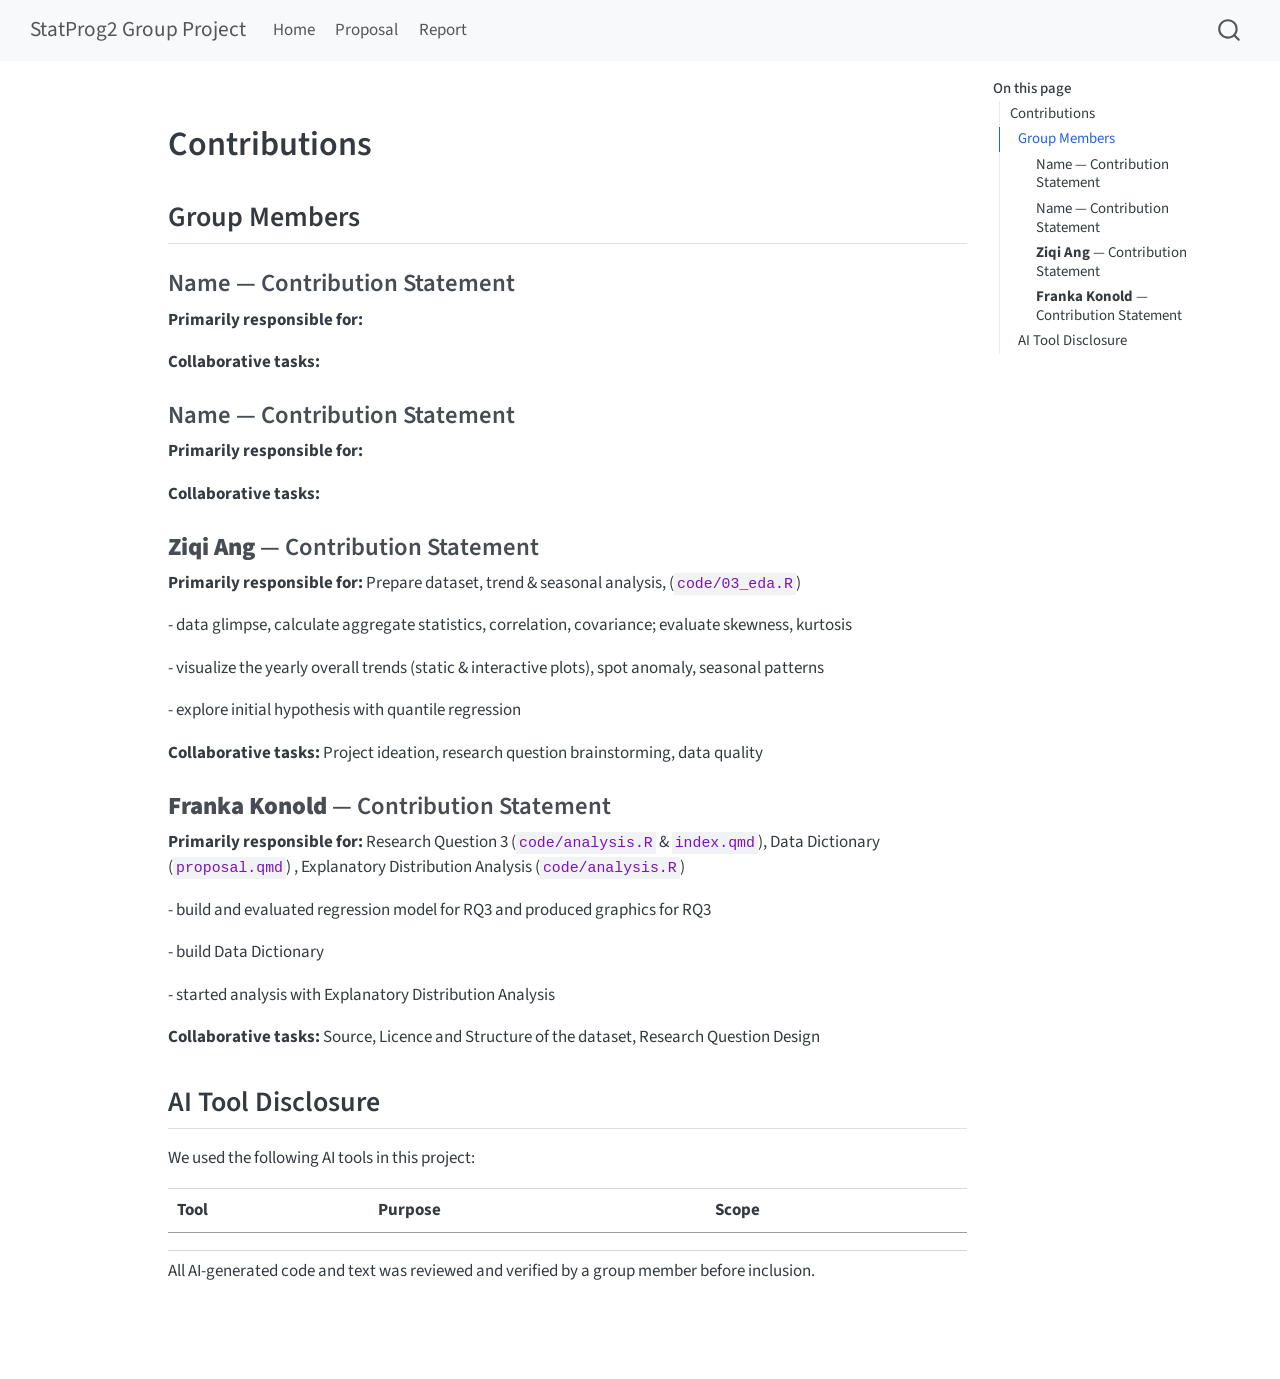
<file: docs/CONTRIBUTING.html>
<!DOCTYPE html>
<html xmlns="http://www.w3.org/1999/xhtml" lang="en" xml:lang="en"><head>

<meta charset="utf-8">
<meta name="generator" content="quarto-1.9.38">

<meta name="viewport" content="width=device-width, initial-scale=1.0, user-scalable=yes">


<title>contributing – StatProg2 Group Project</title>
<style>
/* Default styles provided by pandoc.
** See https://pandoc.org/MANUAL.html#variables-for-html for config info.
*/
code{white-space: pre-wrap;}
span.smallcaps{font-variant: small-caps;}
div.columns{display: flex; gap: min(4vw, 1.5em);}
div.column{flex: auto; overflow-x: auto;}
div.hanging-indent{margin-left: 1.5em; text-indent: -1.5em;}
ul.task-list{list-style: none;}
ul.task-list li input[type="checkbox"] {
  width: 0.8em;
  margin: 0 0.8em 0.2em -1em; /* quarto-specific, see https://github.com/quarto-dev/quarto-cli/issues/4556 */ 
  vertical-align: middle;
}
</style>


<script src="site_libs/quarto-nav/quarto-nav.js"></script>
<script src="site_libs/quarto-nav/headroom.min.js"></script>
<script src="site_libs/clipboard/clipboard.min.js"></script>
<script src="site_libs/quarto-search/autocomplete.umd.js"></script>
<script src="site_libs/quarto-search/fuse.min.js"></script>
<script src="site_libs/quarto-search/quarto-search.js"></script>
<meta name="quarto:offset" content="./">
<script src="site_libs/quarto-html/quarto.js" type="module"></script>
<script src="site_libs/quarto-html/tabsets/tabsets.js" type="module"></script>
<script src="site_libs/quarto-html/popper.min.js"></script>
<script src="site_libs/quarto-html/tippy.umd.min.js"></script>
<script src="site_libs/quarto-html/anchor.min.js"></script>
<link href="site_libs/quarto-html/tippy.css" rel="stylesheet">
<link href="site_libs/quarto-html/quarto-syntax-highlighting-15634bcf2e68342d4ad2dfa704d543f6.css" rel="stylesheet" id="quarto-text-highlighting-styles">
<script src="site_libs/bootstrap/bootstrap.min.js"></script>
<link href="site_libs/bootstrap/bootstrap-icons.css" rel="stylesheet">
<link href="site_libs/bootstrap/bootstrap-58252e3854bd32df7dff93b8ecc15f88.min.css" rel="stylesheet" append-hash="true" id="quarto-bootstrap" data-mode="light">
<script id="quarto-search-options" type="application/json">{
  "location": "navbar",
  "copy-button": false,
  "collapse-after": 3,
  "panel-placement": "end",
  "type": "overlay",
  "limit": 50,
  "keyboard-shortcut": [
    "f",
    "/",
    "s"
  ],
  "show-item-context": false,
  "language": {
    "search-no-results-text": "No results",
    "search-matching-documents-text": "matching documents",
    "search-copy-link-title": "Copy link to search",
    "search-hide-matches-text": "Hide additional matches",
    "search-more-match-text": "more match in this document",
    "search-more-matches-text": "more matches in this document",
    "search-clear-button-title": "Clear",
    "search-text-placeholder": "",
    "search-detached-cancel-button-title": "Cancel",
    "search-submit-button-title": "Submit",
    "search-label": "Search"
  }
}</script>


</head>

<body class="nav-fixed quarto-light">

<div id="quarto-search-results"></div>
  <header id="quarto-header" class="headroom fixed-top">
    <nav class="navbar navbar-expand-lg " data-bs-theme="dark">
      <div class="navbar-container container-fluid">
      <div class="navbar-brand-container mx-auto">
    <a class="navbar-brand" href="./index.html">
    <span class="navbar-title">StatProg2 Group Project</span>
    </a>
  </div>
            <div id="quarto-search" class="" title="Search"></div>
          <button class="navbar-toggler" type="button" data-bs-toggle="collapse" data-bs-target="#navbarCollapse" aria-controls="navbarCollapse" role="menu" aria-expanded="false" aria-label="Toggle navigation" onclick="if (window.quartoToggleHeadroom) { window.quartoToggleHeadroom(); }">
  <span class="navbar-toggler-icon"></span>
</button>
          <div class="collapse navbar-collapse" id="navbarCollapse">
            <ul class="navbar-nav navbar-nav-scroll me-auto">
  <li class="nav-item">
    <a class="nav-link" href="./index.html"> 
<span class="menu-text">Home</span></a>
  </li>  
  <li class="nav-item">
    <a class="nav-link" href="./proposal.html"> 
<span class="menu-text">Proposal</span></a>
  </li>  
  <li class="nav-item">
    <a class="nav-link" href="./report.qmd"> 
<span class="menu-text">Report</span></a>
  </li>  
</ul>
          </div> <!-- /navcollapse -->
            <div class="quarto-navbar-tools">
</div>
      </div> <!-- /container-fluid -->
    </nav>
</header>
<!-- content -->
<div id="quarto-content" class="quarto-container page-columns page-rows-contents page-layout-article page-navbar">
<!-- sidebar -->
<!-- margin-sidebar -->
    <div id="quarto-margin-sidebar" class="sidebar margin-sidebar">
        <nav id="TOC" role="doc-toc" class="toc-active">
    <h2 id="toc-title">On this page</h2>
   
  <ul>
  <li><a href="#contributions" id="toc-contributions" class="nav-link active" data-scroll-target="#contributions">Contributions</a>
  <ul class="collapse">
  <li><a href="#group-members" id="toc-group-members" class="nav-link" data-scroll-target="#group-members">Group Members</a>
  <ul class="collapse">
  <li><a href="#name-contribution-statement" id="toc-name-contribution-statement" class="nav-link" data-scroll-target="#name-contribution-statement">Name — Contribution Statement</a></li>
  <li><a href="#name-contribution-statement-1" id="toc-name-contribution-statement-1" class="nav-link" data-scroll-target="#name-contribution-statement-1">Name — Contribution Statement</a></li>
  <li><a href="#ziqi-ang-contribution-statement" id="toc-ziqi-ang-contribution-statement" class="nav-link" data-scroll-target="#ziqi-ang-contribution-statement"><strong>Ziqi Ang</strong> — Contribution Statement</a></li>
  <li><a href="#franka-konold-contribution-statement" id="toc-franka-konold-contribution-statement" class="nav-link" data-scroll-target="#franka-konold-contribution-statement"><strong>Franka Konold</strong> — Contribution Statement</a></li>
  </ul></li>
  <li><a href="#ai-tool-disclosure" id="toc-ai-tool-disclosure" class="nav-link" data-scroll-target="#ai-tool-disclosure">AI Tool Disclosure</a></li>
  </ul></li>
  </ul>
</nav>
    </div>
<!-- main -->
<main class="content" id="quarto-document-content"><header id="title-block-header" class="quarto-title-block"></header>




<section id="contributions" class="level1">
<h1>Contributions</h1>
<section id="group-members" class="level2">
<h2 class="anchored" data-anchor-id="group-members">Group Members</h2>
<!-- Fill in after the project is complete. -->
<section id="name-contribution-statement" class="level3">
<h3 class="anchored" data-anchor-id="name-contribution-statement">Name — Contribution Statement</h3>
<p><strong>Primarily responsible for:</strong></p>
<p><strong>Collaborative tasks:</strong></p>
</section>
<section id="name-contribution-statement-1" class="level3">
<h3 class="anchored" data-anchor-id="name-contribution-statement-1">Name — Contribution Statement</h3>
<p><strong>Primarily responsible for:</strong></p>
<p><strong>Collaborative tasks:</strong></p>
</section>
<section id="ziqi-ang-contribution-statement" class="level3">
<h3 class="anchored" data-anchor-id="ziqi-ang-contribution-statement"><strong>Ziqi Ang</strong> — Contribution Statement</h3>
<p><strong>Primarily responsible for:</strong> Prepare dataset, trend &amp; seasonal analysis, (<code>code/03_eda.R</code>)</p>
<p>- data glimpse, calculate aggregate statistics, correlation, covariance; evaluate skewness, kurtosis</p>
<p>- visualize the yearly overall trends (static &amp; interactive plots), spot anomaly, seasonal patterns</p>
<p>- explore initial hypothesis with quantile regression</p>
<p><strong>Collaborative tasks:</strong> Project ideation, research question brainstorming, data quality</p>
</section>
<section id="franka-konold-contribution-statement" class="level3">
<h3 class="anchored" data-anchor-id="franka-konold-contribution-statement"><strong>Franka Konold</strong> — Contribution Statement</h3>
<p><strong>Primarily responsible for:</strong> Research Question 3 (<code>code/analysis.R</code> &amp; <code>index.qmd</code>), Data Dictionary (<code>proposal.qmd</code>) , Explanatory Distribution Analysis (<code>code/analysis.R</code>)</p>
<p>- build and evaluated regression model for RQ3 and produced graphics for RQ3</p>
<p>- build Data Dictionary</p>
<p>- started analysis with Explanatory Distribution Analysis</p>
<p><strong>Collaborative tasks:</strong> Source, Licence and Structure of the dataset, Research Question Design</p>
</section>
</section>
<section id="ai-tool-disclosure" class="level2">
<h2 class="anchored" data-anchor-id="ai-tool-disclosure">AI Tool Disclosure</h2>
<!-- Complete per the department guidelines:
     https://docs.google.com/document/d/1mQ5YAWKDt9Ax4LvK-wuUzO5XfCI0e-ZGdk49ghb08Ds -->
<p>We used the following AI tools in this project:</p>
<table class="caption-top table">
<thead>
<tr class="header">
<th>Tool</th>
<th>Purpose</th>
<th>Scope</th>
</tr>
</thead>
<tbody>
<tr class="odd">
<td></td>
<td></td>
<td></td>
</tr>
</tbody>
</table>
<p>All AI-generated code and text was reviewed and verified by a group member before inclusion.</p>


</section>
</section>

</main> <!-- /main -->
<script id="quarto-html-after-body" type="application/javascript">
  window.document.addEventListener("DOMContentLoaded", function (event) {
    const icon = "";
    const anchorJS = new window.AnchorJS();
    anchorJS.options = {
      placement: 'right',
      icon: icon
    };
    anchorJS.add('.anchored');
    const isCodeAnnotation = (el) => {
      for (const clz of el.classList) {
        if (clz.startsWith('code-annotation-')) {                     
          return true;
        }
      }
      return false;
    }
    const onCopySuccess = function(e) {
      // button target
      const button = e.trigger;
      // don't keep focus
      button.blur();
      // flash "checked"
      button.classList.add('code-copy-button-checked');
      var currentTitle = button.getAttribute("title");
      button.setAttribute("title", "Copied!");
      let tooltip;
      if (window.bootstrap) {
        button.setAttribute("data-bs-toggle", "tooltip");
        button.setAttribute("data-bs-placement", "left");
        button.setAttribute("data-bs-title", "Copied!");
        tooltip = new bootstrap.Tooltip(button, 
          { trigger: "manual", 
            customClass: "code-copy-button-tooltip",
            offset: [0, -8]});
        tooltip.show();    
      }
      setTimeout(function() {
        if (tooltip) {
          tooltip.hide();
          button.removeAttribute("data-bs-title");
          button.removeAttribute("data-bs-toggle");
          button.removeAttribute("data-bs-placement");
        }
        button.setAttribute("title", currentTitle);
        button.classList.remove('code-copy-button-checked');
      }, 1000);
      // clear code selection
      e.clearSelection();
    }
    const getTextToCopy = function(trigger) {
      const outerScaffold = trigger.parentElement.cloneNode(true);
      const codeEl = outerScaffold.querySelector('code');
      for (const childEl of codeEl.children) {
        if (isCodeAnnotation(childEl)) {
          childEl.remove();
        }
      }
      return codeEl.innerText;
    }
    const clipboard = new window.ClipboardJS('.code-copy-button:not([data-in-quarto-modal])', {
      text: getTextToCopy
    });
    clipboard.on('success', onCopySuccess);
    if (window.document.getElementById('quarto-embedded-source-code-modal')) {
      const clipboardModal = new window.ClipboardJS('.code-copy-button[data-in-quarto-modal]', {
        text: getTextToCopy,
        container: window.document.getElementById('quarto-embedded-source-code-modal')
      });
      clipboardModal.on('success', onCopySuccess);
    }
      var localhostRegex = new RegExp(/^(?:http|https):\/\/localhost\:?[0-9]*\//);
      var mailtoRegex = new RegExp(/^mailto:/);
        var filterRegex = new RegExp('/' + window.location.host + '/');
      var isInternal = (href) => {
          return filterRegex.test(href) || localhostRegex.test(href) || mailtoRegex.test(href);
      }
      // Inspect non-navigation links and adorn them if external
     var links = window.document.querySelectorAll('a[href]:not(.nav-link):not(.navbar-brand):not(.toc-action):not(.sidebar-link):not(.sidebar-item-toggle):not(.pagination-link):not(.no-external):not([aria-hidden]):not(.dropdown-item):not(.quarto-navigation-tool):not(.about-link)');
      for (var i=0; i<links.length; i++) {
        const link = links[i];
        if (!isInternal(link.href)) {
          // undo the damage that might have been done by quarto-nav.js in the case of
          // links that we want to consider external
          if (link.dataset.originalHref !== undefined) {
            link.href = link.dataset.originalHref;
          }
        }
      }
    function tippyHover(el, contentFn, onTriggerFn, onUntriggerFn) {
      const config = {
        allowHTML: true,
        maxWidth: 500,
        delay: 100,
        arrow: false,
        appendTo: function(el) {
            return el.parentElement;
        },
        interactive: true,
        interactiveBorder: 10,
        theme: 'quarto',
        placement: 'bottom-start',
      };
      if (contentFn) {
        config.content = contentFn;
      }
      if (onTriggerFn) {
        config.onTrigger = onTriggerFn;
      }
      if (onUntriggerFn) {
        config.onUntrigger = onUntriggerFn;
      }
      window.tippy(el, config); 
    }
    const noterefs = window.document.querySelectorAll('a[role="doc-noteref"]');
    for (var i=0; i<noterefs.length; i++) {
      const ref = noterefs[i];
      tippyHover(ref, function() {
        // use id or data attribute instead here
        let href = ref.getAttribute('data-footnote-href') || ref.getAttribute('href');
        try { href = new URL(href).hash; } catch {}
        const id = href.replace(/^#\/?/, "");
        const note = window.document.getElementById(id);
        if (note) {
          return note.innerHTML;
        } else {
          return "";
        }
      });
    }
    const xrefs = window.document.querySelectorAll('a.quarto-xref');
    const processXRef = (id, note) => {
      // Strip column container classes
      const stripColumnClz = (el) => {
        el.classList.remove("page-full", "page-columns");
        if (el.children) {
          for (const child of el.children) {
            stripColumnClz(child);
          }
        }
      }
      stripColumnClz(note)
      if (id === null || id.startsWith('sec-')) {
        // Special case sections, only their first couple elements
        const container = document.createElement("div");
        if (note.children && note.children.length > 2) {
          container.appendChild(note.children[0].cloneNode(true));
          for (let i = 1; i < note.children.length; i++) {
            const child = note.children[i];
            if (child.tagName === "P" && child.innerText === "") {
              continue;
            } else {
              container.appendChild(child.cloneNode(true));
              break;
            }
          }
          if (window.Quarto?.typesetMath) {
            window.Quarto.typesetMath(container);
          }
          return container.innerHTML
        } else {
          if (window.Quarto?.typesetMath) {
            window.Quarto.typesetMath(note);
          }
          return note.innerHTML;
        }
      } else {
        // Remove any anchor links if they are present
        const anchorLink = note.querySelector('a.anchorjs-link');
        if (anchorLink) {
          anchorLink.remove();
        }
        if (window.Quarto?.typesetMath) {
          window.Quarto.typesetMath(note);
        }
        if (note.classList.contains("callout")) {
          return note.outerHTML;
        } else {
          return note.innerHTML;
        }
      }
    }
    for (var i=0; i<xrefs.length; i++) {
      const xref = xrefs[i];
      tippyHover(xref, undefined, function(instance) {
        instance.disable();
        let url = xref.getAttribute('href');
        let hash = undefined; 
        if (url.startsWith('#')) {
          hash = url;
        } else {
          try { hash = new URL(url).hash; } catch {}
        }
        if (hash) {
          const id = hash.replace(/^#\/?/, "");
          const note = window.document.getElementById(id);
          if (note !== null) {
            try {
              const html = processXRef(id, note.cloneNode(true));
              instance.setContent(html);
            } finally {
              instance.enable();
              instance.show();
            }
          } else {
            // See if we can fetch this
            fetch(url.split('#')[0])
            .then(res => res.text())
            .then(html => {
              const parser = new DOMParser();
              const htmlDoc = parser.parseFromString(html, "text/html");
              const note = htmlDoc.getElementById(id);
              if (note !== null) {
                const html = processXRef(id, note);
                instance.setContent(html);
              } 
            }).finally(() => {
              instance.enable();
              instance.show();
            });
          }
        } else {
          // See if we can fetch a full url (with no hash to target)
          // This is a special case and we should probably do some content thinning / targeting
          fetch(url)
          .then(res => res.text())
          .then(html => {
            const parser = new DOMParser();
            const htmlDoc = parser.parseFromString(html, "text/html");
            const note = htmlDoc.querySelector('main.content');
            if (note !== null) {
              // This should only happen for chapter cross references
              // (since there is no id in the URL)
              // remove the first header
              if (note.children.length > 0 && note.children[0].tagName === "HEADER") {
                note.children[0].remove();
              }
              const html = processXRef(null, note);
              instance.setContent(html);
            } 
          }).finally(() => {
            instance.enable();
            instance.show();
          });
        }
      }, function(instance) {
      });
    }
        let selectedAnnoteEl;
        const selectorForAnnotation = ( cell, annotation) => {
          let cellAttr = 'data-code-cell="' + cell + '"';
          let lineAttr = 'data-code-annotation="' +  annotation + '"';
          const selector = 'span[' + cellAttr + '][' + lineAttr + ']';
          return selector;
        }
        const selectCodeLines = (annoteEl) => {
          const doc = window.document;
          const targetCell = annoteEl.getAttribute("data-target-cell");
          const targetAnnotation = annoteEl.getAttribute("data-target-annotation");
          const annoteSpan = window.document.querySelector(selectorForAnnotation(targetCell, targetAnnotation));
          const lines = annoteSpan.getAttribute("data-code-lines").split(",");
          const lineIds = lines.map((line) => {
            return targetCell + "-" + line;
          })
          let top = null;
          let height = null;
          let parent = null;
          if (lineIds.length > 0) {
              //compute the position of the single el (top and bottom and make a div)
              const el = window.document.getElementById(lineIds[0]);
              top = el.offsetTop;
              height = el.offsetHeight;
              parent = el.parentElement.parentElement;
            if (lineIds.length > 1) {
              const lastEl = window.document.getElementById(lineIds[lineIds.length - 1]);
              const bottom = lastEl.offsetTop + lastEl.offsetHeight;
              height = bottom - top;
            }
            if (top !== null && height !== null && parent !== null) {
              // cook up a div (if necessary) and position it 
              let div = window.document.getElementById("code-annotation-line-highlight");
              if (div === null) {
                div = window.document.createElement("div");
                div.setAttribute("id", "code-annotation-line-highlight");
                div.style.position = 'absolute';
                parent.appendChild(div);
              }
              div.style.top = top - 2 + "px";
              div.style.height = height + 4 + "px";
              div.style.left = 0;
              let gutterDiv = window.document.getElementById("code-annotation-line-highlight-gutter");
              if (gutterDiv === null) {
                gutterDiv = window.document.createElement("div");
                gutterDiv.setAttribute("id", "code-annotation-line-highlight-gutter");
                gutterDiv.style.position = 'absolute';
                const codeCell = window.document.getElementById(targetCell);
                const gutter = codeCell.querySelector('.code-annotation-gutter');
                gutter.appendChild(gutterDiv);
              }
              gutterDiv.style.top = top - 2 + "px";
              gutterDiv.style.height = height + 4 + "px";
            }
            selectedAnnoteEl = annoteEl;
          }
        };
        const unselectCodeLines = () => {
          const elementsIds = ["code-annotation-line-highlight", "code-annotation-line-highlight-gutter"];
          elementsIds.forEach((elId) => {
            const div = window.document.getElementById(elId);
            if (div) {
              div.remove();
            }
          });
          selectedAnnoteEl = undefined;
        };
          // Handle positioning of the toggle
      window.addEventListener(
        "resize",
        throttle(() => {
          elRect = undefined;
          if (selectedAnnoteEl) {
            selectCodeLines(selectedAnnoteEl);
          }
        }, 10)
      );
      function throttle(fn, ms) {
      let throttle = false;
      let timer;
        return (...args) => {
          if(!throttle) { // first call gets through
              fn.apply(this, args);
              throttle = true;
          } else { // all the others get throttled
              if(timer) clearTimeout(timer); // cancel #2
              timer = setTimeout(() => {
                fn.apply(this, args);
                timer = throttle = false;
              }, ms);
          }
        };
      }
        // Attach click handler to the DT
        const annoteDls = window.document.querySelectorAll('dt[data-target-cell]');
        for (const annoteDlNode of annoteDls) {
          annoteDlNode.addEventListener('click', (event) => {
            const clickedEl = event.target;
            if (clickedEl !== selectedAnnoteEl) {
              unselectCodeLines();
              const activeEl = window.document.querySelector('dt[data-target-cell].code-annotation-active');
              if (activeEl) {
                activeEl.classList.remove('code-annotation-active');
              }
              selectCodeLines(clickedEl);
              clickedEl.classList.add('code-annotation-active');
            } else {
              // Unselect the line
              unselectCodeLines();
              clickedEl.classList.remove('code-annotation-active');
            }
          });
        }
    const findCites = (el) => {
      const parentEl = el.parentElement;
      if (parentEl) {
        const cites = parentEl.dataset.cites;
        if (cites) {
          return {
            el,
            cites: cites.split(' ')
          };
        } else {
          return findCites(el.parentElement)
        }
      } else {
        return undefined;
      }
    };
    var bibliorefs = window.document.querySelectorAll('a[role="doc-biblioref"]');
    for (var i=0; i<bibliorefs.length; i++) {
      const ref = bibliorefs[i];
      const citeInfo = findCites(ref);
      if (citeInfo) {
        tippyHover(citeInfo.el, function() {
          var popup = window.document.createElement('div');
          citeInfo.cites.forEach(function(cite) {
            var citeDiv = window.document.createElement('div');
            citeDiv.classList.add('hanging-indent');
            citeDiv.classList.add('csl-entry');
            var biblioDiv = window.document.getElementById('ref-' + cite);
            if (biblioDiv) {
              citeDiv.innerHTML = biblioDiv.innerHTML;
            }
            popup.appendChild(citeDiv);
          });
          return popup.innerHTML;
        });
      }
    }
  });
  </script>
</div> <!-- /content -->




</body></html>
</file>
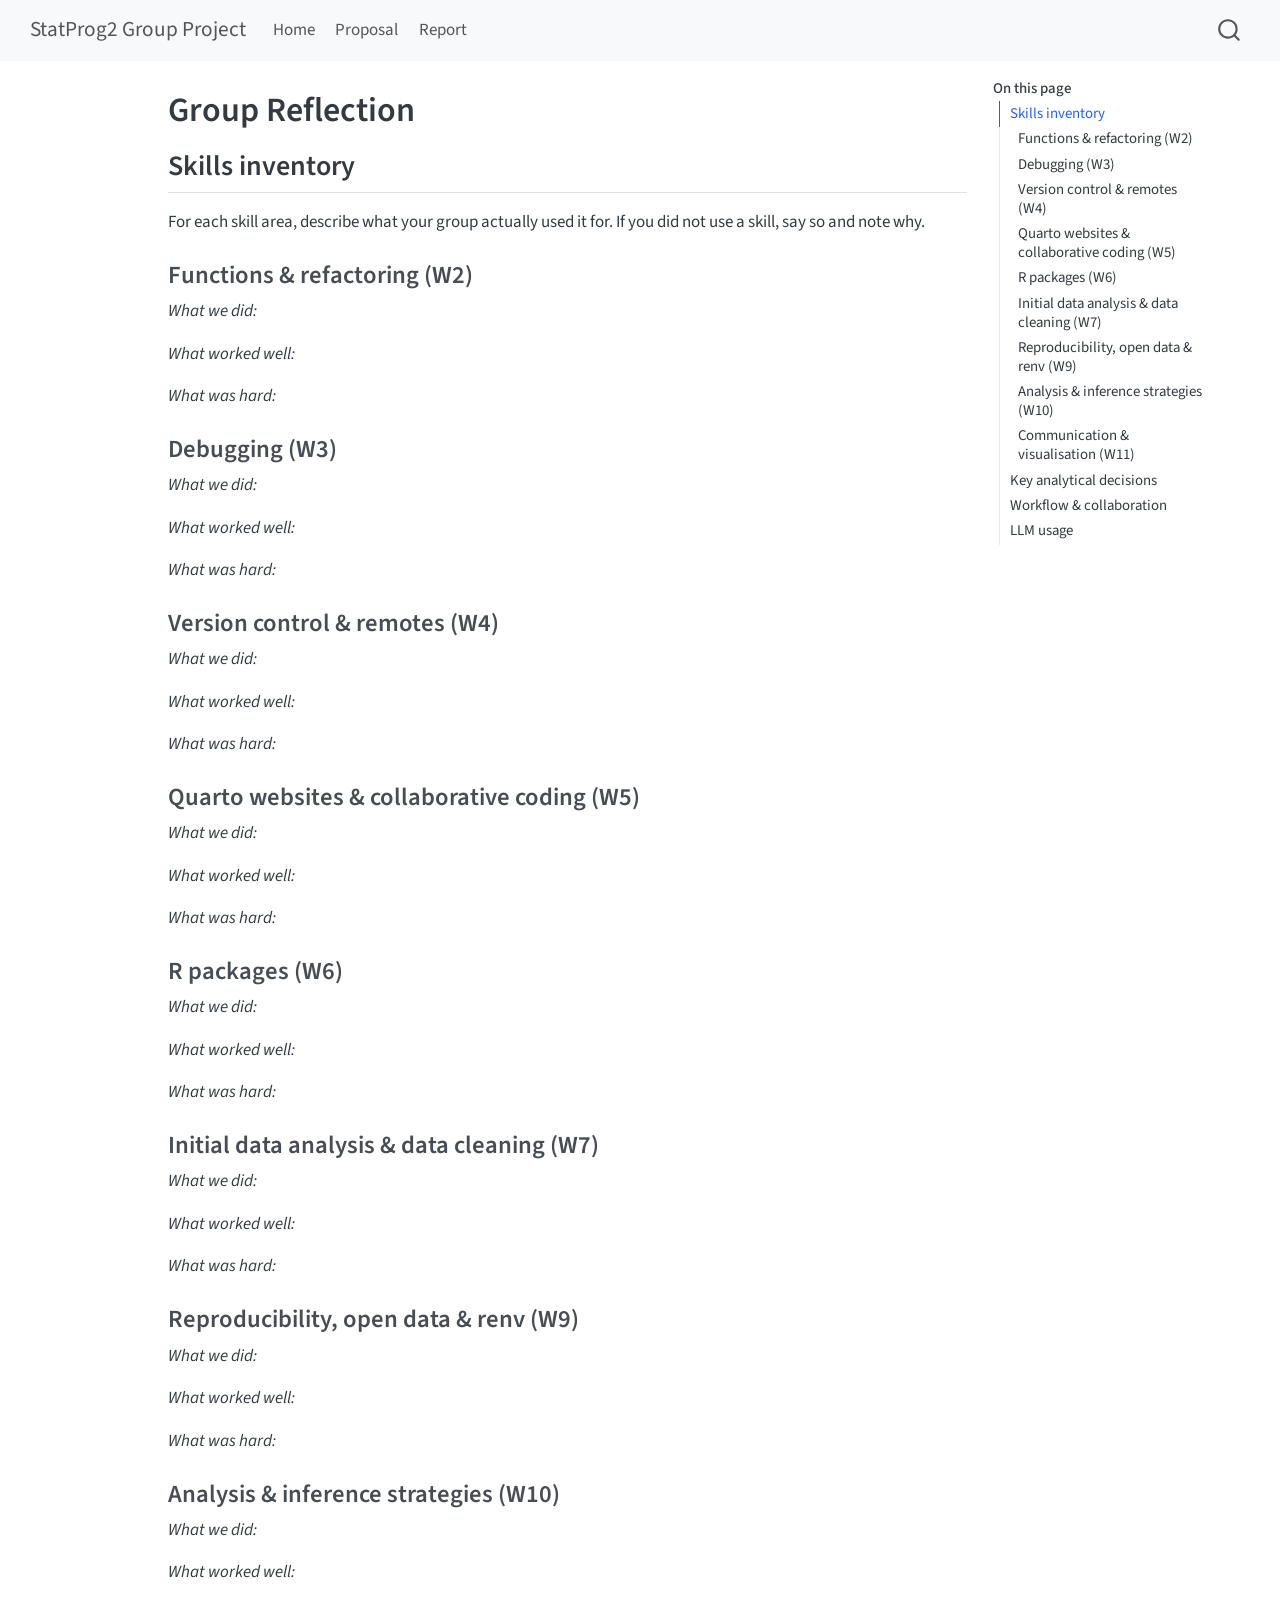
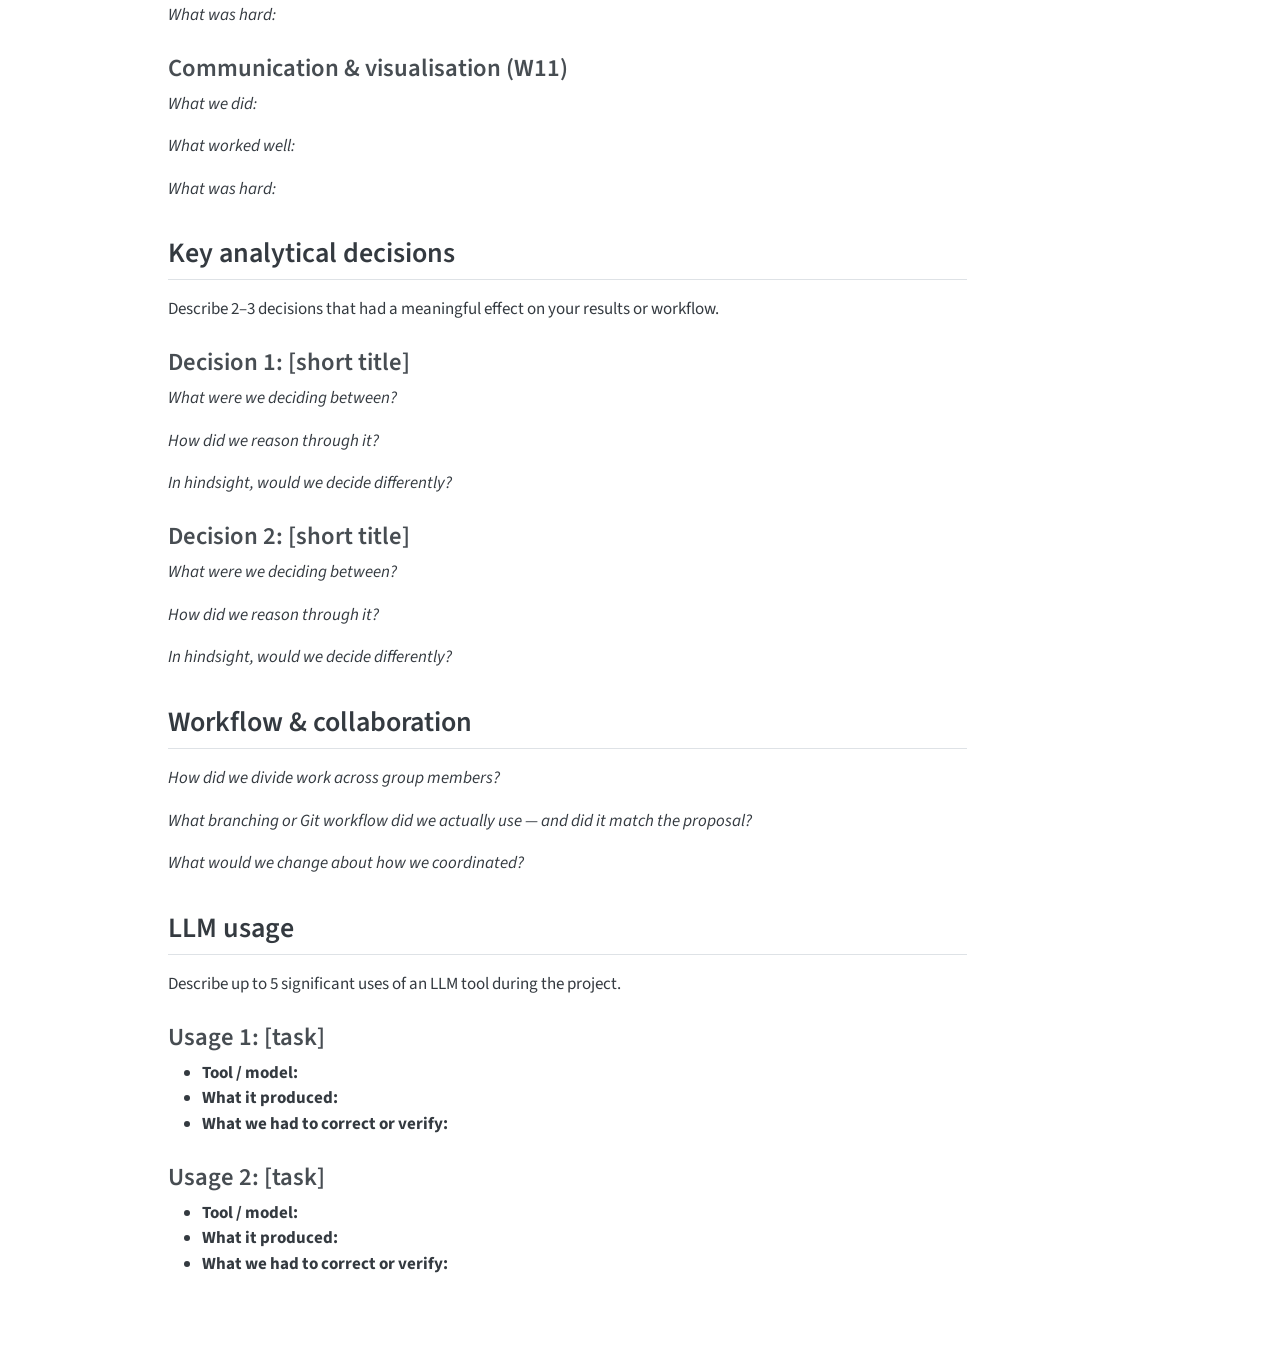
<file: docs/group_reflection.html>
<!DOCTYPE html>
<html xmlns="http://www.w3.org/1999/xhtml" lang="en" xml:lang="en"><head>

<meta charset="utf-8">
<meta name="generator" content="quarto-1.9.38">

<meta name="viewport" content="width=device-width, initial-scale=1.0, user-scalable=yes">


<title>Group Reflection – StatProg2 Group Project</title>
<style>
/* Default styles provided by pandoc.
** See https://pandoc.org/MANUAL.html#variables-for-html for config info.
*/
code{white-space: pre-wrap;}
span.smallcaps{font-variant: small-caps;}
div.columns{display: flex; gap: min(4vw, 1.5em);}
div.column{flex: auto; overflow-x: auto;}
div.hanging-indent{margin-left: 1.5em; text-indent: -1.5em;}
ul.task-list{list-style: none;}
ul.task-list li input[type="checkbox"] {
  width: 0.8em;
  margin: 0 0.8em 0.2em -1em; /* quarto-specific, see https://github.com/quarto-dev/quarto-cli/issues/4556 */ 
  vertical-align: middle;
}
</style>


<script src="site_libs/quarto-nav/quarto-nav.js"></script>
<script src="site_libs/quarto-nav/headroom.min.js"></script>
<script src="site_libs/clipboard/clipboard.min.js"></script>
<script src="site_libs/quarto-search/autocomplete.umd.js"></script>
<script src="site_libs/quarto-search/fuse.min.js"></script>
<script src="site_libs/quarto-search/quarto-search.js"></script>
<meta name="quarto:offset" content="./">
<script src="site_libs/quarto-html/quarto.js" type="module"></script>
<script src="site_libs/quarto-html/tabsets/tabsets.js" type="module"></script>
<script src="site_libs/quarto-html/popper.min.js"></script>
<script src="site_libs/quarto-html/tippy.umd.min.js"></script>
<script src="site_libs/quarto-html/anchor.min.js"></script>
<link href="site_libs/quarto-html/tippy.css" rel="stylesheet">
<link href="site_libs/quarto-html/quarto-syntax-highlighting-15634bcf2e68342d4ad2dfa704d543f6.css" rel="stylesheet" id="quarto-text-highlighting-styles">
<script src="site_libs/bootstrap/bootstrap.min.js"></script>
<link href="site_libs/bootstrap/bootstrap-icons.css" rel="stylesheet">
<link href="site_libs/bootstrap/bootstrap-58252e3854bd32df7dff93b8ecc15f88.min.css" rel="stylesheet" append-hash="true" id="quarto-bootstrap" data-mode="light">
<script id="quarto-search-options" type="application/json">{
  "location": "navbar",
  "copy-button": false,
  "collapse-after": 3,
  "panel-placement": "end",
  "type": "overlay",
  "limit": 50,
  "keyboard-shortcut": [
    "f",
    "/",
    "s"
  ],
  "show-item-context": false,
  "language": {
    "search-no-results-text": "No results",
    "search-matching-documents-text": "matching documents",
    "search-copy-link-title": "Copy link to search",
    "search-hide-matches-text": "Hide additional matches",
    "search-more-match-text": "more match in this document",
    "search-more-matches-text": "more matches in this document",
    "search-clear-button-title": "Clear",
    "search-text-placeholder": "",
    "search-detached-cancel-button-title": "Cancel",
    "search-submit-button-title": "Submit",
    "search-label": "Search"
  }
}</script>


</head>

<body class="nav-fixed quarto-light">

<div id="quarto-search-results"></div>
  <header id="quarto-header" class="headroom fixed-top">
    <nav class="navbar navbar-expand-lg " data-bs-theme="dark">
      <div class="navbar-container container-fluid">
      <div class="navbar-brand-container mx-auto">
    <a class="navbar-brand" href="./index.html">
    <span class="navbar-title">StatProg2 Group Project</span>
    </a>
  </div>
            <div id="quarto-search" class="" title="Search"></div>
          <button class="navbar-toggler" type="button" data-bs-toggle="collapse" data-bs-target="#navbarCollapse" aria-controls="navbarCollapse" role="menu" aria-expanded="false" aria-label="Toggle navigation" onclick="if (window.quartoToggleHeadroom) { window.quartoToggleHeadroom(); }">
  <span class="navbar-toggler-icon"></span>
</button>
          <div class="collapse navbar-collapse" id="navbarCollapse">
            <ul class="navbar-nav navbar-nav-scroll me-auto">
  <li class="nav-item">
    <a class="nav-link" href="./index.html"> 
<span class="menu-text">Home</span></a>
  </li>  
  <li class="nav-item">
    <a class="nav-link" href="./proposal.html"> 
<span class="menu-text">Proposal</span></a>
  </li>  
  <li class="nav-item">
    <a class="nav-link" href="./report.qmd"> 
<span class="menu-text">Report</span></a>
  </li>  
</ul>
          </div> <!-- /navcollapse -->
            <div class="quarto-navbar-tools">
</div>
      </div> <!-- /container-fluid -->
    </nav>
</header>
<!-- content -->
<div id="quarto-content" class="quarto-container page-columns page-rows-contents page-layout-article page-navbar">
<!-- sidebar -->
<!-- margin-sidebar -->
    <div id="quarto-margin-sidebar" class="sidebar margin-sidebar">
        <nav id="TOC" role="doc-toc" class="toc-active">
    <h2 id="toc-title">On this page</h2>
   
  <ul>
  <li><a href="#skills-inventory" id="toc-skills-inventory" class="nav-link active" data-scroll-target="#skills-inventory">Skills inventory</a>
  <ul class="collapse">
  <li><a href="#functions-refactoring-w2" id="toc-functions-refactoring-w2" class="nav-link" data-scroll-target="#functions-refactoring-w2">Functions &amp; refactoring (W2)</a></li>
  <li><a href="#debugging-w3" id="toc-debugging-w3" class="nav-link" data-scroll-target="#debugging-w3">Debugging (W3)</a></li>
  <li><a href="#version-control-remotes-w4" id="toc-version-control-remotes-w4" class="nav-link" data-scroll-target="#version-control-remotes-w4">Version control &amp; remotes (W4)</a></li>
  <li><a href="#quarto-websites-collaborative-coding-w5" id="toc-quarto-websites-collaborative-coding-w5" class="nav-link" data-scroll-target="#quarto-websites-collaborative-coding-w5">Quarto websites &amp; collaborative coding (W5)</a></li>
  <li><a href="#r-packages-w6" id="toc-r-packages-w6" class="nav-link" data-scroll-target="#r-packages-w6">R packages (W6)</a></li>
  <li><a href="#initial-data-analysis-data-cleaning-w7" id="toc-initial-data-analysis-data-cleaning-w7" class="nav-link" data-scroll-target="#initial-data-analysis-data-cleaning-w7">Initial data analysis &amp; data cleaning (W7)</a></li>
  <li><a href="#reproducibility-open-data-renv-w9" id="toc-reproducibility-open-data-renv-w9" class="nav-link" data-scroll-target="#reproducibility-open-data-renv-w9">Reproducibility, open data &amp; renv (W9)</a></li>
  <li><a href="#analysis-inference-strategies-w10" id="toc-analysis-inference-strategies-w10" class="nav-link" data-scroll-target="#analysis-inference-strategies-w10">Analysis &amp; inference strategies (W10)</a></li>
  <li><a href="#communication-visualisation-w11" id="toc-communication-visualisation-w11" class="nav-link" data-scroll-target="#communication-visualisation-w11">Communication &amp; visualisation (W11)</a></li>
  </ul></li>
  <li><a href="#key-analytical-decisions" id="toc-key-analytical-decisions" class="nav-link" data-scroll-target="#key-analytical-decisions">Key analytical decisions</a>
  <ul class="collapse">
  <li><a href="#decision-1-short-title" id="toc-decision-1-short-title" class="nav-link" data-scroll-target="#decision-1-short-title">Decision 1: [short title]</a></li>
  <li><a href="#decision-2-short-title" id="toc-decision-2-short-title" class="nav-link" data-scroll-target="#decision-2-short-title">Decision 2: [short title]</a></li>
  </ul></li>
  <li><a href="#workflow-collaboration" id="toc-workflow-collaboration" class="nav-link" data-scroll-target="#workflow-collaboration">Workflow &amp; collaboration</a></li>
  <li><a href="#llm-usage" id="toc-llm-usage" class="nav-link" data-scroll-target="#llm-usage">LLM usage</a>
  <ul class="collapse">
  <li><a href="#usage-1-task" id="toc-usage-1-task" class="nav-link" data-scroll-target="#usage-1-task">Usage 1: [task]</a></li>
  <li><a href="#usage-2-task" id="toc-usage-2-task" class="nav-link" data-scroll-target="#usage-2-task">Usage 2: [task]</a></li>
  </ul></li>
  </ul>
</nav>
    </div>
<!-- main -->
<main class="content" id="quarto-document-content">

<header id="title-block-header" class="quarto-title-block default">
<div class="quarto-title">
<h1 class="title">Group Reflection</h1>
</div>



<div class="quarto-title-meta">

    
  
    
  </div>
  


</header>


<section id="skills-inventory" class="level2">
<h2 class="anchored" data-anchor-id="skills-inventory">Skills inventory</h2>
<p>For each skill area, describe what your group actually used it for. If you did not use a skill, say so and note why.</p>
<section id="functions-refactoring-w2" class="level3">
<h3 class="anchored" data-anchor-id="functions-refactoring-w2">Functions &amp; refactoring (W2)</h3>
<p><em>What we did:</em></p>
<p><em>What worked well:</em></p>
<p><em>What was hard:</em></p>
</section>
<section id="debugging-w3" class="level3">
<h3 class="anchored" data-anchor-id="debugging-w3">Debugging (W3)</h3>
<p><em>What we did:</em></p>
<p><em>What worked well:</em></p>
<p><em>What was hard:</em></p>
</section>
<section id="version-control-remotes-w4" class="level3">
<h3 class="anchored" data-anchor-id="version-control-remotes-w4">Version control &amp; remotes (W4)</h3>
<p><em>What we did:</em></p>
<p><em>What worked well:</em></p>
<p><em>What was hard:</em></p>
</section>
<section id="quarto-websites-collaborative-coding-w5" class="level3">
<h3 class="anchored" data-anchor-id="quarto-websites-collaborative-coding-w5">Quarto websites &amp; collaborative coding (W5)</h3>
<p><em>What we did:</em></p>
<p><em>What worked well:</em></p>
<p><em>What was hard:</em></p>
</section>
<section id="r-packages-w6" class="level3">
<h3 class="anchored" data-anchor-id="r-packages-w6">R packages (W6)</h3>
<p><em>What we did:</em></p>
<p><em>What worked well:</em></p>
<p><em>What was hard:</em></p>
</section>
<section id="initial-data-analysis-data-cleaning-w7" class="level3">
<h3 class="anchored" data-anchor-id="initial-data-analysis-data-cleaning-w7">Initial data analysis &amp; data cleaning (W7)</h3>
<p><em>What we did:</em></p>
<p><em>What worked well:</em></p>
<p><em>What was hard:</em></p>
</section>
<section id="reproducibility-open-data-renv-w9" class="level3">
<h3 class="anchored" data-anchor-id="reproducibility-open-data-renv-w9">Reproducibility, open data &amp; renv (W9)</h3>
<p><em>What we did:</em></p>
<p><em>What worked well:</em></p>
<p><em>What was hard:</em></p>
</section>
<section id="analysis-inference-strategies-w10" class="level3">
<h3 class="anchored" data-anchor-id="analysis-inference-strategies-w10">Analysis &amp; inference strategies (W10)</h3>
<p><em>What we did:</em></p>
<p><em>What worked well:</em></p>
<p><em>What was hard:</em></p>
</section>
<section id="communication-visualisation-w11" class="level3">
<h3 class="anchored" data-anchor-id="communication-visualisation-w11">Communication &amp; visualisation (W11)</h3>
<p><em>What we did:</em></p>
<p><em>What worked well:</em></p>
<p><em>What was hard:</em></p>
</section>
</section>
<section id="key-analytical-decisions" class="level2">
<h2 class="anchored" data-anchor-id="key-analytical-decisions">Key analytical decisions</h2>
<p>Describe 2–3 decisions that had a meaningful effect on your results or workflow.</p>
<section id="decision-1-short-title" class="level3">
<h3 class="anchored" data-anchor-id="decision-1-short-title">Decision 1: [short title]</h3>
<p><em>What were we deciding between?</em></p>
<p><em>How did we reason through it?</em></p>
<p><em>In hindsight, would we decide differently?</em></p>
</section>
<section id="decision-2-short-title" class="level3">
<h3 class="anchored" data-anchor-id="decision-2-short-title">Decision 2: [short title]</h3>
<p><em>What were we deciding between?</em></p>
<p><em>How did we reason through it?</em></p>
<p><em>In hindsight, would we decide differently?</em></p>
</section>
</section>
<section id="workflow-collaboration" class="level2">
<h2 class="anchored" data-anchor-id="workflow-collaboration">Workflow &amp; collaboration</h2>
<p><em>How did we divide work across group members?</em></p>
<p><em>What branching or Git workflow did we actually use — and did it match the proposal?</em></p>
<p><em>What would we change about how we coordinated?</em></p>
</section>
<section id="llm-usage" class="level2">
<h2 class="anchored" data-anchor-id="llm-usage">LLM usage</h2>
<p>Describe up to 5 significant uses of an LLM tool during the project.</p>
<section id="usage-1-task" class="level3">
<h3 class="anchored" data-anchor-id="usage-1-task">Usage 1: [task]</h3>
<ul>
<li><strong>Tool / model:</strong></li>
<li><strong>What it produced:</strong></li>
<li><strong>What we had to correct or verify:</strong></li>
</ul>
</section>
<section id="usage-2-task" class="level3">
<h3 class="anchored" data-anchor-id="usage-2-task">Usage 2: [task]</h3>
<ul>
<li><strong>Tool / model:</strong></li>
<li><strong>What it produced:</strong></li>
<li><strong>What we had to correct or verify:</strong></li>
</ul>


</section>
</section>

</main> <!-- /main -->
<script id="quarto-html-after-body" type="application/javascript">
  window.document.addEventListener("DOMContentLoaded", function (event) {
    const icon = "";
    const anchorJS = new window.AnchorJS();
    anchorJS.options = {
      placement: 'right',
      icon: icon
    };
    anchorJS.add('.anchored');
    const isCodeAnnotation = (el) => {
      for (const clz of el.classList) {
        if (clz.startsWith('code-annotation-')) {                     
          return true;
        }
      }
      return false;
    }
    const onCopySuccess = function(e) {
      // button target
      const button = e.trigger;
      // don't keep focus
      button.blur();
      // flash "checked"
      button.classList.add('code-copy-button-checked');
      var currentTitle = button.getAttribute("title");
      button.setAttribute("title", "Copied!");
      let tooltip;
      if (window.bootstrap) {
        button.setAttribute("data-bs-toggle", "tooltip");
        button.setAttribute("data-bs-placement", "left");
        button.setAttribute("data-bs-title", "Copied!");
        tooltip = new bootstrap.Tooltip(button, 
          { trigger: "manual", 
            customClass: "code-copy-button-tooltip",
            offset: [0, -8]});
        tooltip.show();    
      }
      setTimeout(function() {
        if (tooltip) {
          tooltip.hide();
          button.removeAttribute("data-bs-title");
          button.removeAttribute("data-bs-toggle");
          button.removeAttribute("data-bs-placement");
        }
        button.setAttribute("title", currentTitle);
        button.classList.remove('code-copy-button-checked');
      }, 1000);
      // clear code selection
      e.clearSelection();
    }
    const getTextToCopy = function(trigger) {
      const outerScaffold = trigger.parentElement.cloneNode(true);
      const codeEl = outerScaffold.querySelector('code');
      for (const childEl of codeEl.children) {
        if (isCodeAnnotation(childEl)) {
          childEl.remove();
        }
      }
      return codeEl.innerText;
    }
    const clipboard = new window.ClipboardJS('.code-copy-button:not([data-in-quarto-modal])', {
      text: getTextToCopy
    });
    clipboard.on('success', onCopySuccess);
    if (window.document.getElementById('quarto-embedded-source-code-modal')) {
      const clipboardModal = new window.ClipboardJS('.code-copy-button[data-in-quarto-modal]', {
        text: getTextToCopy,
        container: window.document.getElementById('quarto-embedded-source-code-modal')
      });
      clipboardModal.on('success', onCopySuccess);
    }
      var localhostRegex = new RegExp(/^(?:http|https):\/\/localhost\:?[0-9]*\//);
      var mailtoRegex = new RegExp(/^mailto:/);
        var filterRegex = new RegExp('/' + window.location.host + '/');
      var isInternal = (href) => {
          return filterRegex.test(href) || localhostRegex.test(href) || mailtoRegex.test(href);
      }
      // Inspect non-navigation links and adorn them if external
     var links = window.document.querySelectorAll('a[href]:not(.nav-link):not(.navbar-brand):not(.toc-action):not(.sidebar-link):not(.sidebar-item-toggle):not(.pagination-link):not(.no-external):not([aria-hidden]):not(.dropdown-item):not(.quarto-navigation-tool):not(.about-link)');
      for (var i=0; i<links.length; i++) {
        const link = links[i];
        if (!isInternal(link.href)) {
          // undo the damage that might have been done by quarto-nav.js in the case of
          // links that we want to consider external
          if (link.dataset.originalHref !== undefined) {
            link.href = link.dataset.originalHref;
          }
        }
      }
    function tippyHover(el, contentFn, onTriggerFn, onUntriggerFn) {
      const config = {
        allowHTML: true,
        maxWidth: 500,
        delay: 100,
        arrow: false,
        appendTo: function(el) {
            return el.parentElement;
        },
        interactive: true,
        interactiveBorder: 10,
        theme: 'quarto',
        placement: 'bottom-start',
      };
      if (contentFn) {
        config.content = contentFn;
      }
      if (onTriggerFn) {
        config.onTrigger = onTriggerFn;
      }
      if (onUntriggerFn) {
        config.onUntrigger = onUntriggerFn;
      }
      window.tippy(el, config); 
    }
    const noterefs = window.document.querySelectorAll('a[role="doc-noteref"]');
    for (var i=0; i<noterefs.length; i++) {
      const ref = noterefs[i];
      tippyHover(ref, function() {
        // use id or data attribute instead here
        let href = ref.getAttribute('data-footnote-href') || ref.getAttribute('href');
        try { href = new URL(href).hash; } catch {}
        const id = href.replace(/^#\/?/, "");
        const note = window.document.getElementById(id);
        if (note) {
          return note.innerHTML;
        } else {
          return "";
        }
      });
    }
    const xrefs = window.document.querySelectorAll('a.quarto-xref');
    const processXRef = (id, note) => {
      // Strip column container classes
      const stripColumnClz = (el) => {
        el.classList.remove("page-full", "page-columns");
        if (el.children) {
          for (const child of el.children) {
            stripColumnClz(child);
          }
        }
      }
      stripColumnClz(note)
      if (id === null || id.startsWith('sec-')) {
        // Special case sections, only their first couple elements
        const container = document.createElement("div");
        if (note.children && note.children.length > 2) {
          container.appendChild(note.children[0].cloneNode(true));
          for (let i = 1; i < note.children.length; i++) {
            const child = note.children[i];
            if (child.tagName === "P" && child.innerText === "") {
              continue;
            } else {
              container.appendChild(child.cloneNode(true));
              break;
            }
          }
          if (window.Quarto?.typesetMath) {
            window.Quarto.typesetMath(container);
          }
          return container.innerHTML
        } else {
          if (window.Quarto?.typesetMath) {
            window.Quarto.typesetMath(note);
          }
          return note.innerHTML;
        }
      } else {
        // Remove any anchor links if they are present
        const anchorLink = note.querySelector('a.anchorjs-link');
        if (anchorLink) {
          anchorLink.remove();
        }
        if (window.Quarto?.typesetMath) {
          window.Quarto.typesetMath(note);
        }
        if (note.classList.contains("callout")) {
          return note.outerHTML;
        } else {
          return note.innerHTML;
        }
      }
    }
    for (var i=0; i<xrefs.length; i++) {
      const xref = xrefs[i];
      tippyHover(xref, undefined, function(instance) {
        instance.disable();
        let url = xref.getAttribute('href');
        let hash = undefined; 
        if (url.startsWith('#')) {
          hash = url;
        } else {
          try { hash = new URL(url).hash; } catch {}
        }
        if (hash) {
          const id = hash.replace(/^#\/?/, "");
          const note = window.document.getElementById(id);
          if (note !== null) {
            try {
              const html = processXRef(id, note.cloneNode(true));
              instance.setContent(html);
            } finally {
              instance.enable();
              instance.show();
            }
          } else {
            // See if we can fetch this
            fetch(url.split('#')[0])
            .then(res => res.text())
            .then(html => {
              const parser = new DOMParser();
              const htmlDoc = parser.parseFromString(html, "text/html");
              const note = htmlDoc.getElementById(id);
              if (note !== null) {
                const html = processXRef(id, note);
                instance.setContent(html);
              } 
            }).finally(() => {
              instance.enable();
              instance.show();
            });
          }
        } else {
          // See if we can fetch a full url (with no hash to target)
          // This is a special case and we should probably do some content thinning / targeting
          fetch(url)
          .then(res => res.text())
          .then(html => {
            const parser = new DOMParser();
            const htmlDoc = parser.parseFromString(html, "text/html");
            const note = htmlDoc.querySelector('main.content');
            if (note !== null) {
              // This should only happen for chapter cross references
              // (since there is no id in the URL)
              // remove the first header
              if (note.children.length > 0 && note.children[0].tagName === "HEADER") {
                note.children[0].remove();
              }
              const html = processXRef(null, note);
              instance.setContent(html);
            } 
          }).finally(() => {
            instance.enable();
            instance.show();
          });
        }
      }, function(instance) {
      });
    }
        let selectedAnnoteEl;
        const selectorForAnnotation = ( cell, annotation) => {
          let cellAttr = 'data-code-cell="' + cell + '"';
          let lineAttr = 'data-code-annotation="' +  annotation + '"';
          const selector = 'span[' + cellAttr + '][' + lineAttr + ']';
          return selector;
        }
        const selectCodeLines = (annoteEl) => {
          const doc = window.document;
          const targetCell = annoteEl.getAttribute("data-target-cell");
          const targetAnnotation = annoteEl.getAttribute("data-target-annotation");
          const annoteSpan = window.document.querySelector(selectorForAnnotation(targetCell, targetAnnotation));
          const lines = annoteSpan.getAttribute("data-code-lines").split(",");
          const lineIds = lines.map((line) => {
            return targetCell + "-" + line;
          })
          let top = null;
          let height = null;
          let parent = null;
          if (lineIds.length > 0) {
              //compute the position of the single el (top and bottom and make a div)
              const el = window.document.getElementById(lineIds[0]);
              top = el.offsetTop;
              height = el.offsetHeight;
              parent = el.parentElement.parentElement;
            if (lineIds.length > 1) {
              const lastEl = window.document.getElementById(lineIds[lineIds.length - 1]);
              const bottom = lastEl.offsetTop + lastEl.offsetHeight;
              height = bottom - top;
            }
            if (top !== null && height !== null && parent !== null) {
              // cook up a div (if necessary) and position it 
              let div = window.document.getElementById("code-annotation-line-highlight");
              if (div === null) {
                div = window.document.createElement("div");
                div.setAttribute("id", "code-annotation-line-highlight");
                div.style.position = 'absolute';
                parent.appendChild(div);
              }
              div.style.top = top - 2 + "px";
              div.style.height = height + 4 + "px";
              div.style.left = 0;
              let gutterDiv = window.document.getElementById("code-annotation-line-highlight-gutter");
              if (gutterDiv === null) {
                gutterDiv = window.document.createElement("div");
                gutterDiv.setAttribute("id", "code-annotation-line-highlight-gutter");
                gutterDiv.style.position = 'absolute';
                const codeCell = window.document.getElementById(targetCell);
                const gutter = codeCell.querySelector('.code-annotation-gutter');
                gutter.appendChild(gutterDiv);
              }
              gutterDiv.style.top = top - 2 + "px";
              gutterDiv.style.height = height + 4 + "px";
            }
            selectedAnnoteEl = annoteEl;
          }
        };
        const unselectCodeLines = () => {
          const elementsIds = ["code-annotation-line-highlight", "code-annotation-line-highlight-gutter"];
          elementsIds.forEach((elId) => {
            const div = window.document.getElementById(elId);
            if (div) {
              div.remove();
            }
          });
          selectedAnnoteEl = undefined;
        };
          // Handle positioning of the toggle
      window.addEventListener(
        "resize",
        throttle(() => {
          elRect = undefined;
          if (selectedAnnoteEl) {
            selectCodeLines(selectedAnnoteEl);
          }
        }, 10)
      );
      function throttle(fn, ms) {
      let throttle = false;
      let timer;
        return (...args) => {
          if(!throttle) { // first call gets through
              fn.apply(this, args);
              throttle = true;
          } else { // all the others get throttled
              if(timer) clearTimeout(timer); // cancel #2
              timer = setTimeout(() => {
                fn.apply(this, args);
                timer = throttle = false;
              }, ms);
          }
        };
      }
        // Attach click handler to the DT
        const annoteDls = window.document.querySelectorAll('dt[data-target-cell]');
        for (const annoteDlNode of annoteDls) {
          annoteDlNode.addEventListener('click', (event) => {
            const clickedEl = event.target;
            if (clickedEl !== selectedAnnoteEl) {
              unselectCodeLines();
              const activeEl = window.document.querySelector('dt[data-target-cell].code-annotation-active');
              if (activeEl) {
                activeEl.classList.remove('code-annotation-active');
              }
              selectCodeLines(clickedEl);
              clickedEl.classList.add('code-annotation-active');
            } else {
              // Unselect the line
              unselectCodeLines();
              clickedEl.classList.remove('code-annotation-active');
            }
          });
        }
    const findCites = (el) => {
      const parentEl = el.parentElement;
      if (parentEl) {
        const cites = parentEl.dataset.cites;
        if (cites) {
          return {
            el,
            cites: cites.split(' ')
          };
        } else {
          return findCites(el.parentElement)
        }
      } else {
        return undefined;
      }
    };
    var bibliorefs = window.document.querySelectorAll('a[role="doc-biblioref"]');
    for (var i=0; i<bibliorefs.length; i++) {
      const ref = bibliorefs[i];
      const citeInfo = findCites(ref);
      if (citeInfo) {
        tippyHover(citeInfo.el, function() {
          var popup = window.document.createElement('div');
          citeInfo.cites.forEach(function(cite) {
            var citeDiv = window.document.createElement('div');
            citeDiv.classList.add('hanging-indent');
            citeDiv.classList.add('csl-entry');
            var biblioDiv = window.document.getElementById('ref-' + cite);
            if (biblioDiv) {
              citeDiv.innerHTML = biblioDiv.innerHTML;
            }
            popup.appendChild(citeDiv);
          });
          return popup.innerHTML;
        });
      }
    }
  });
  </script>
</div> <!-- /content -->




</body></html>
</file>
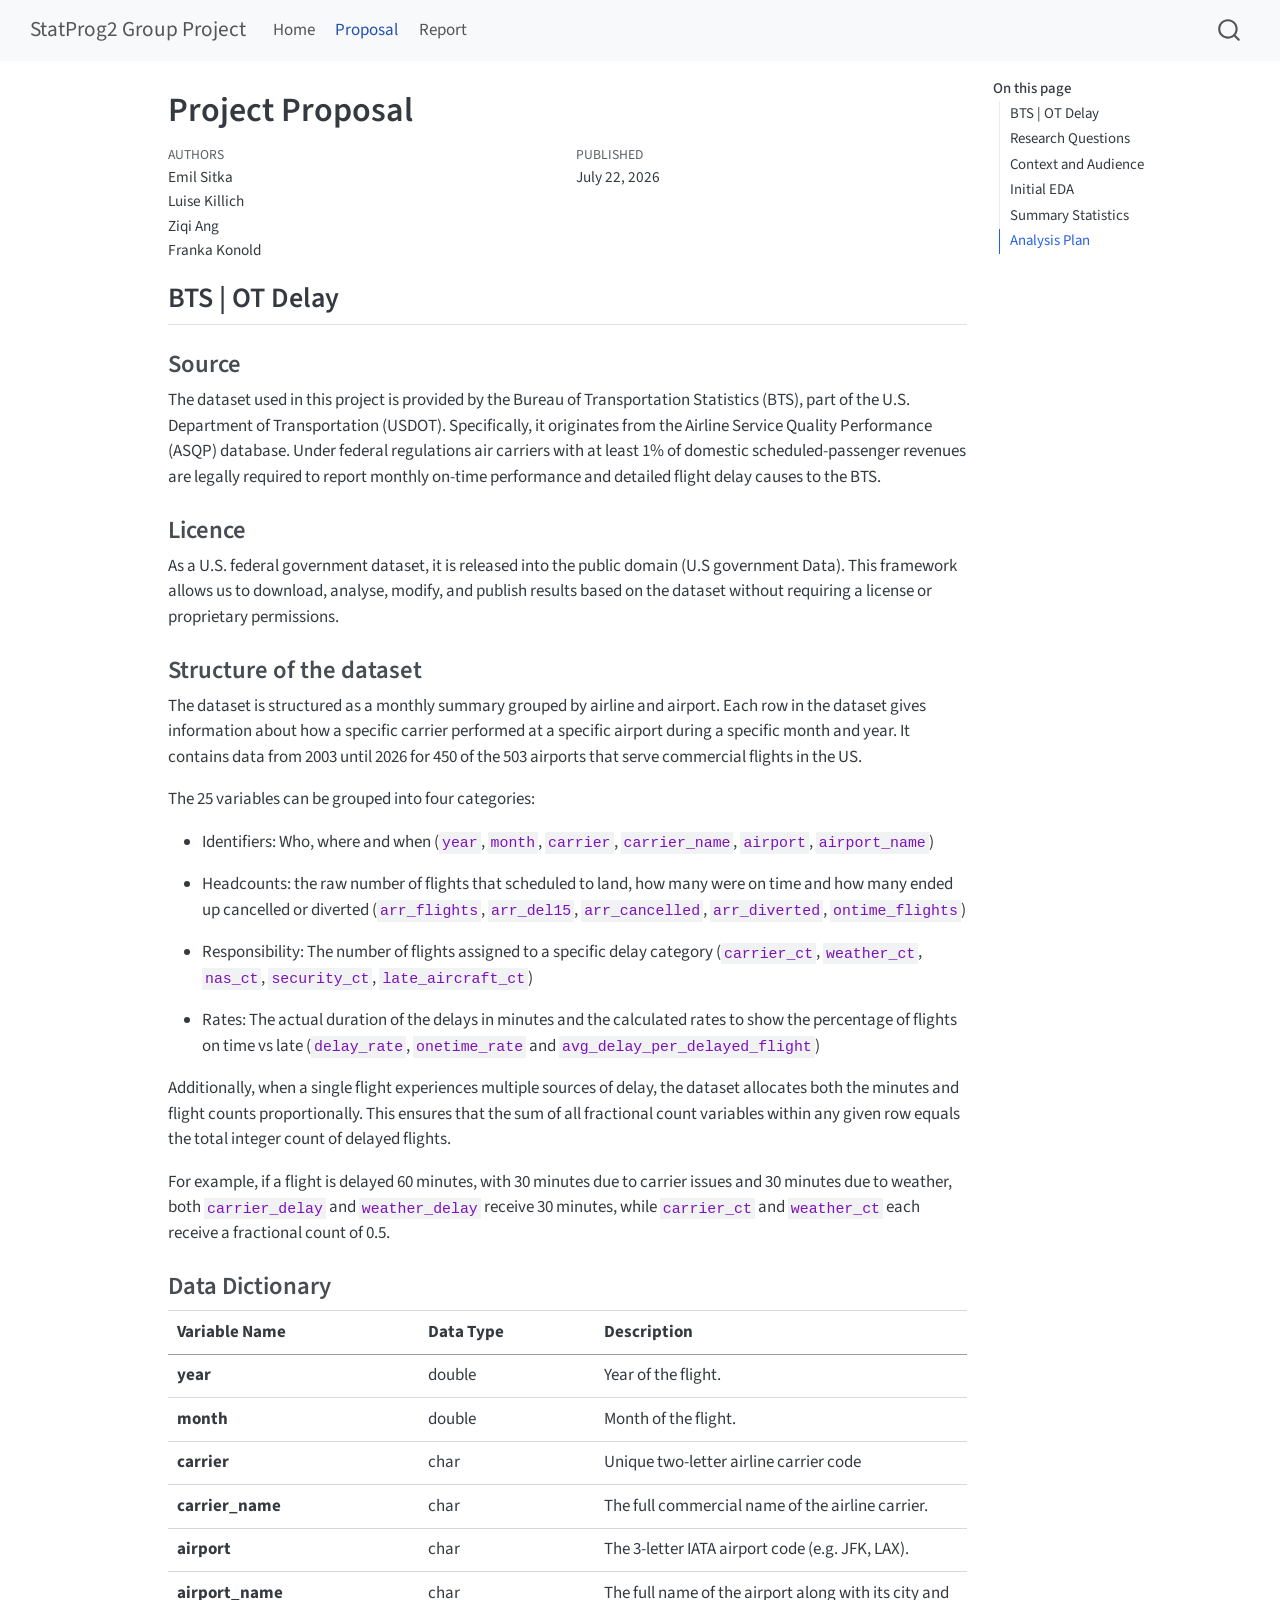
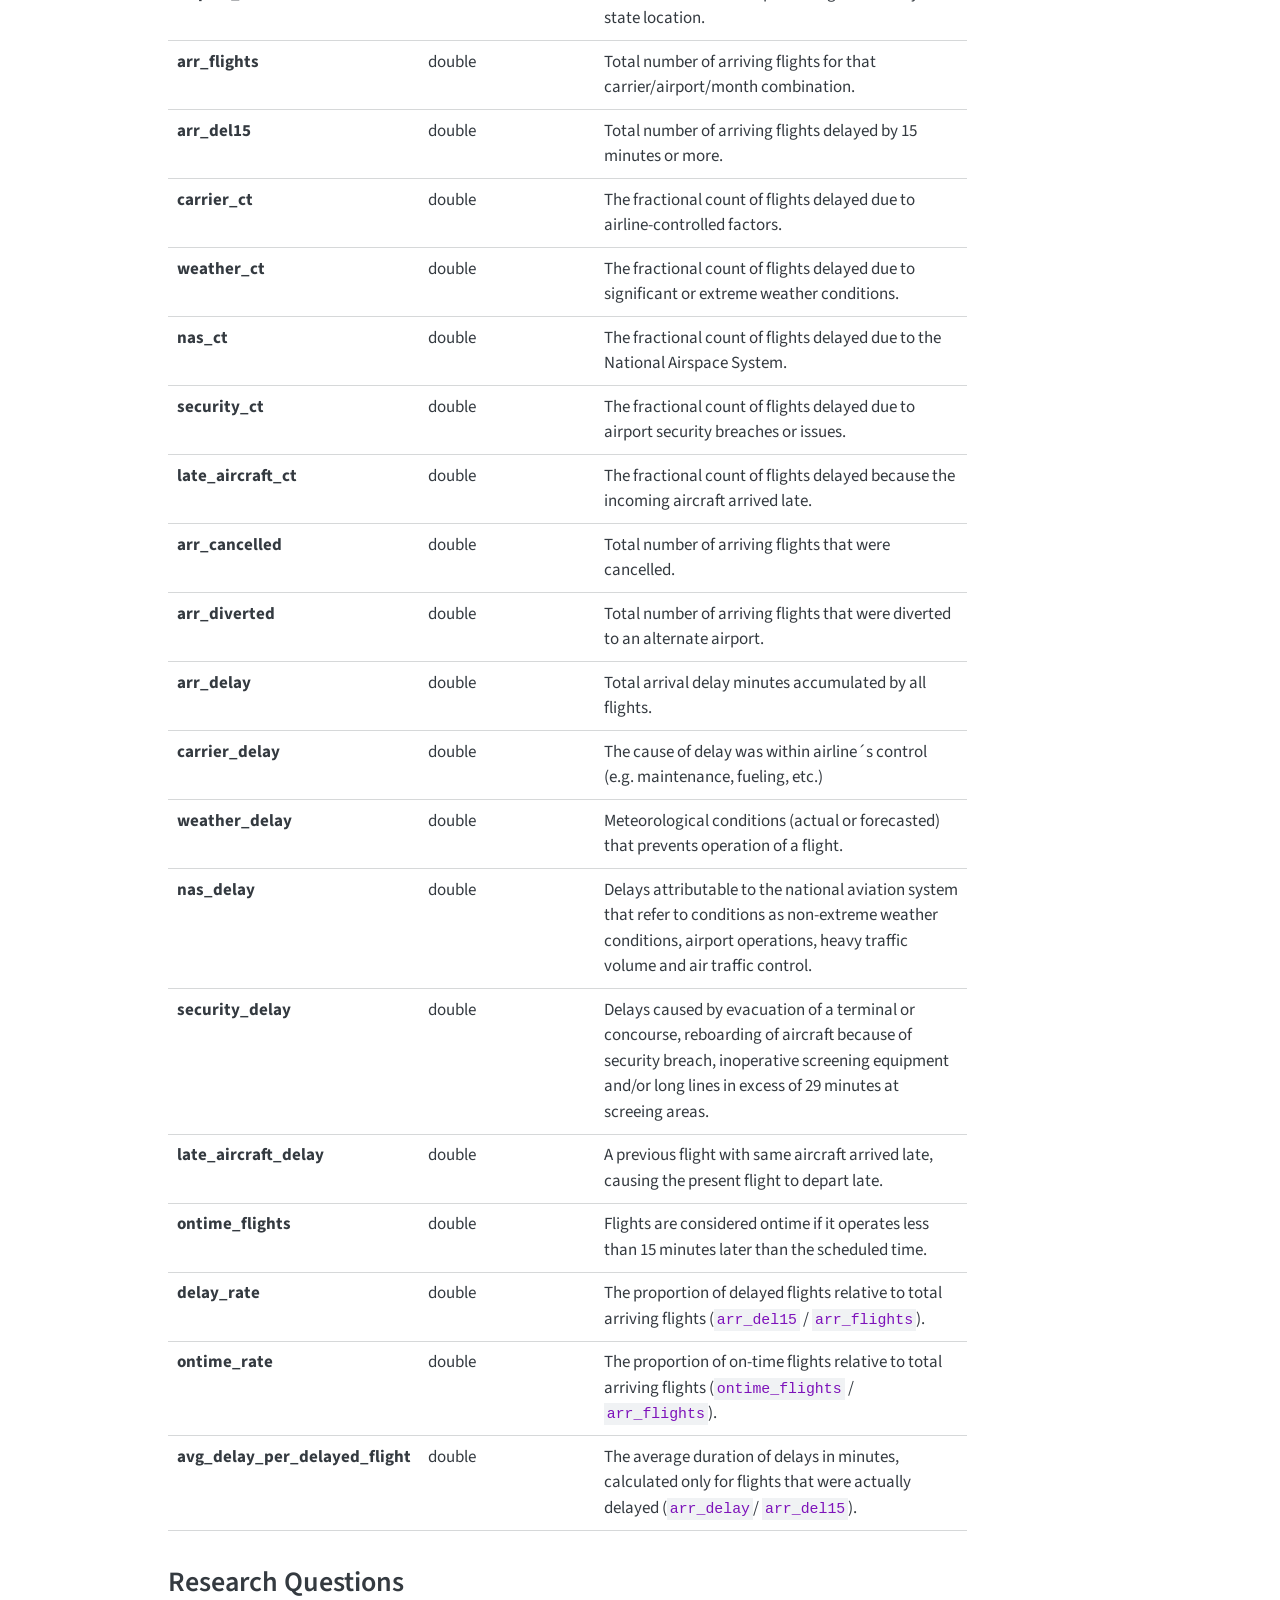
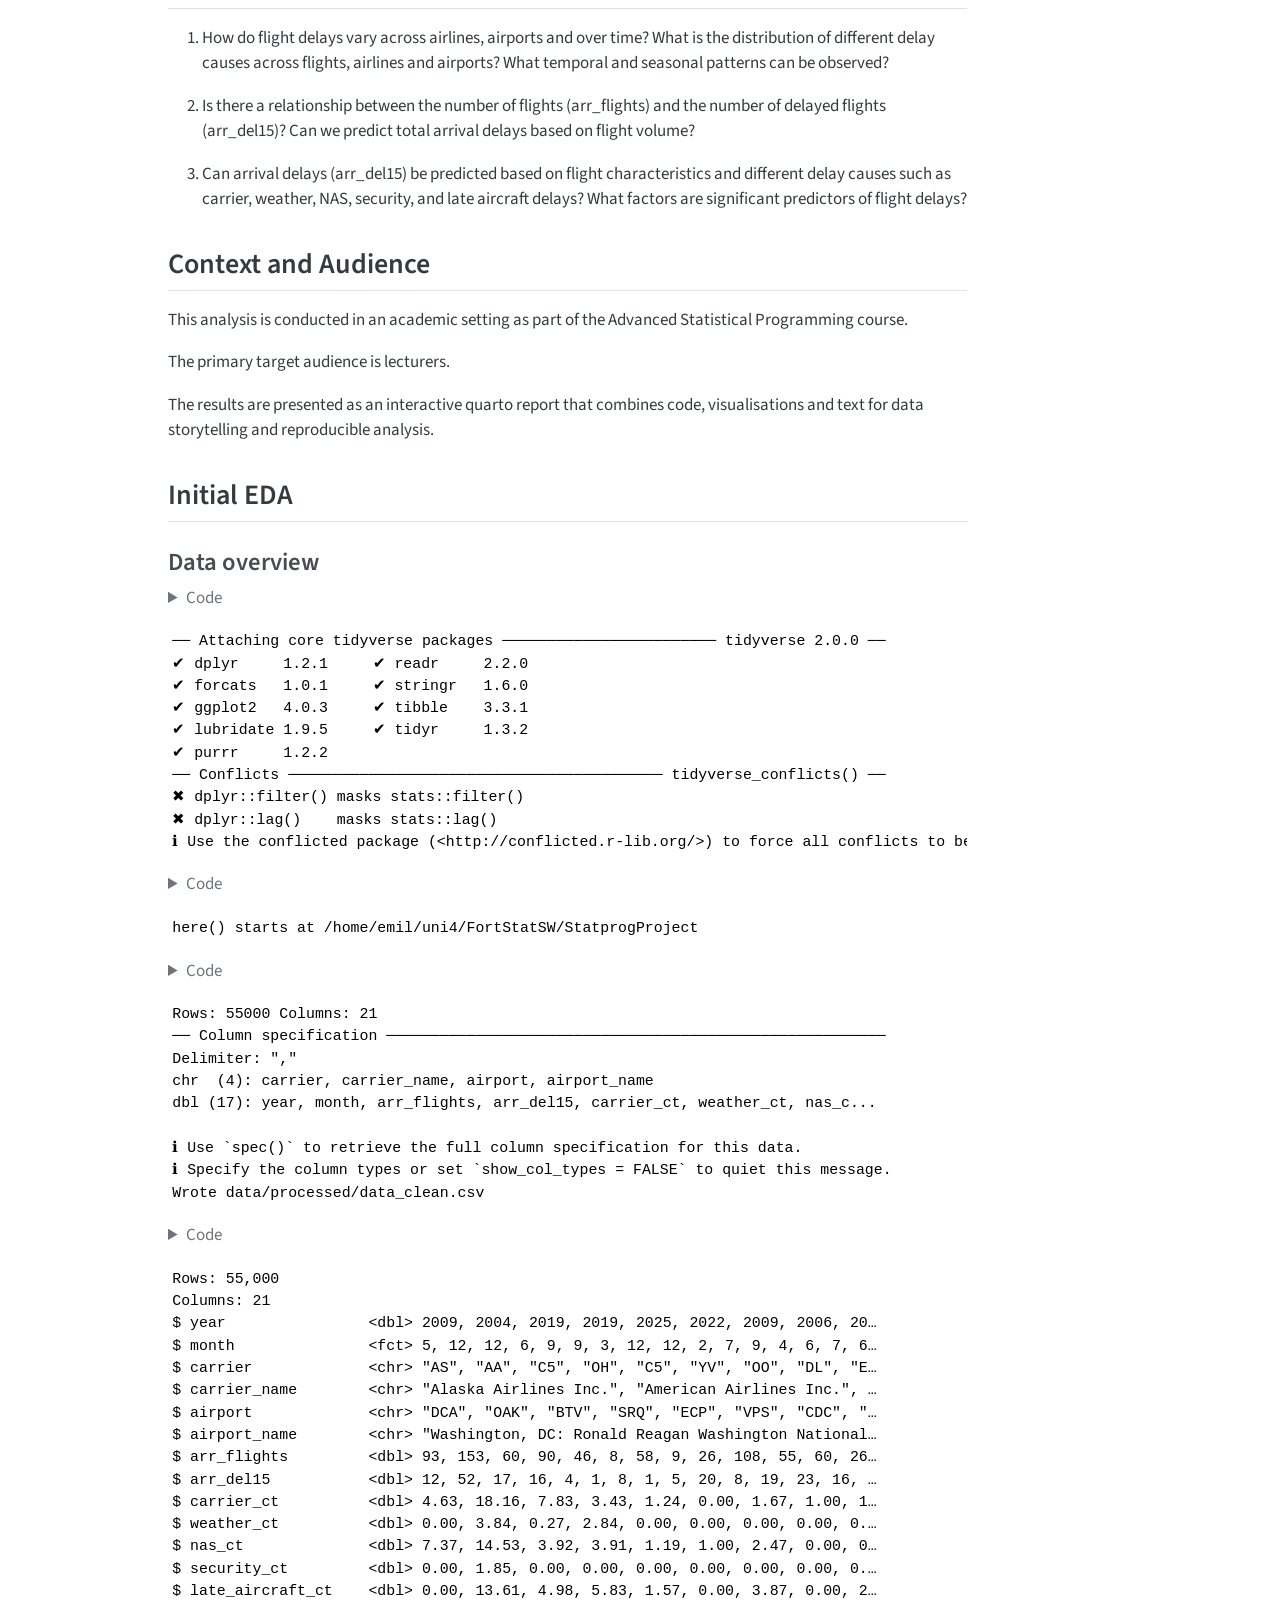
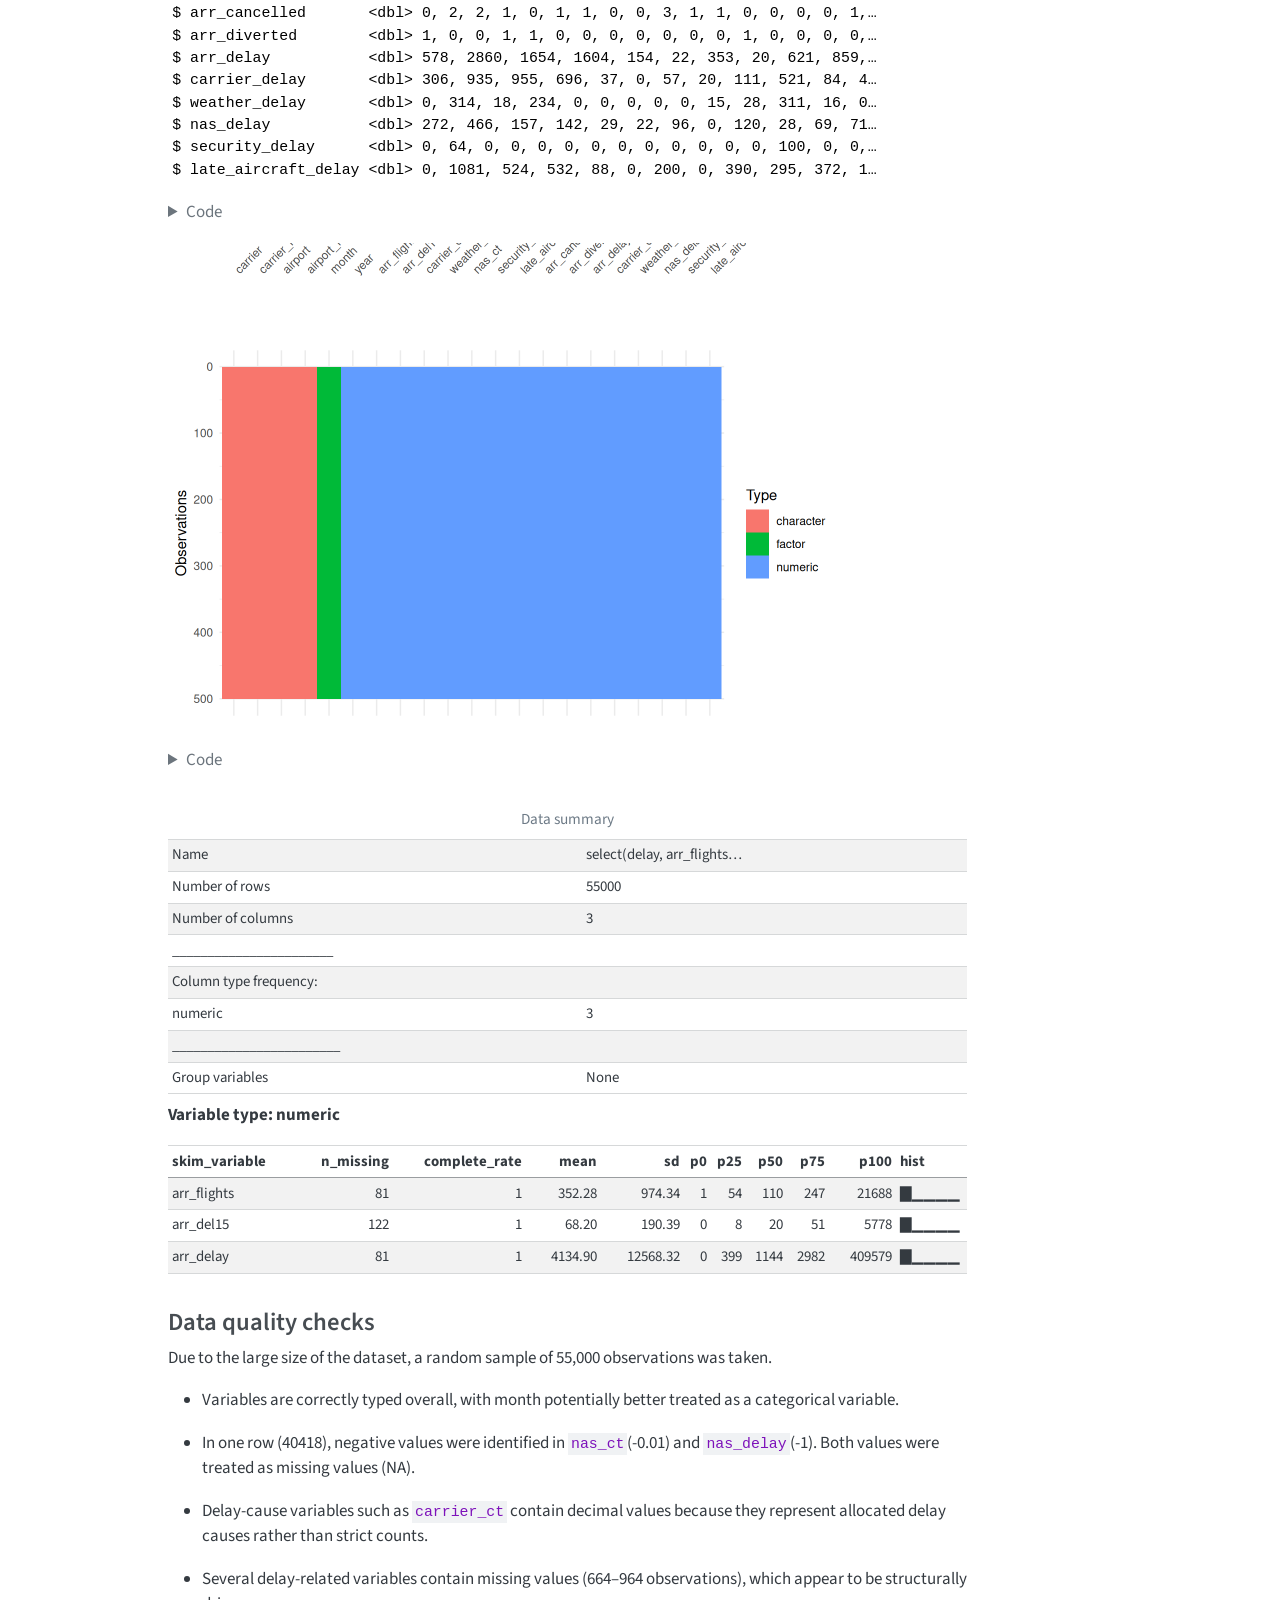
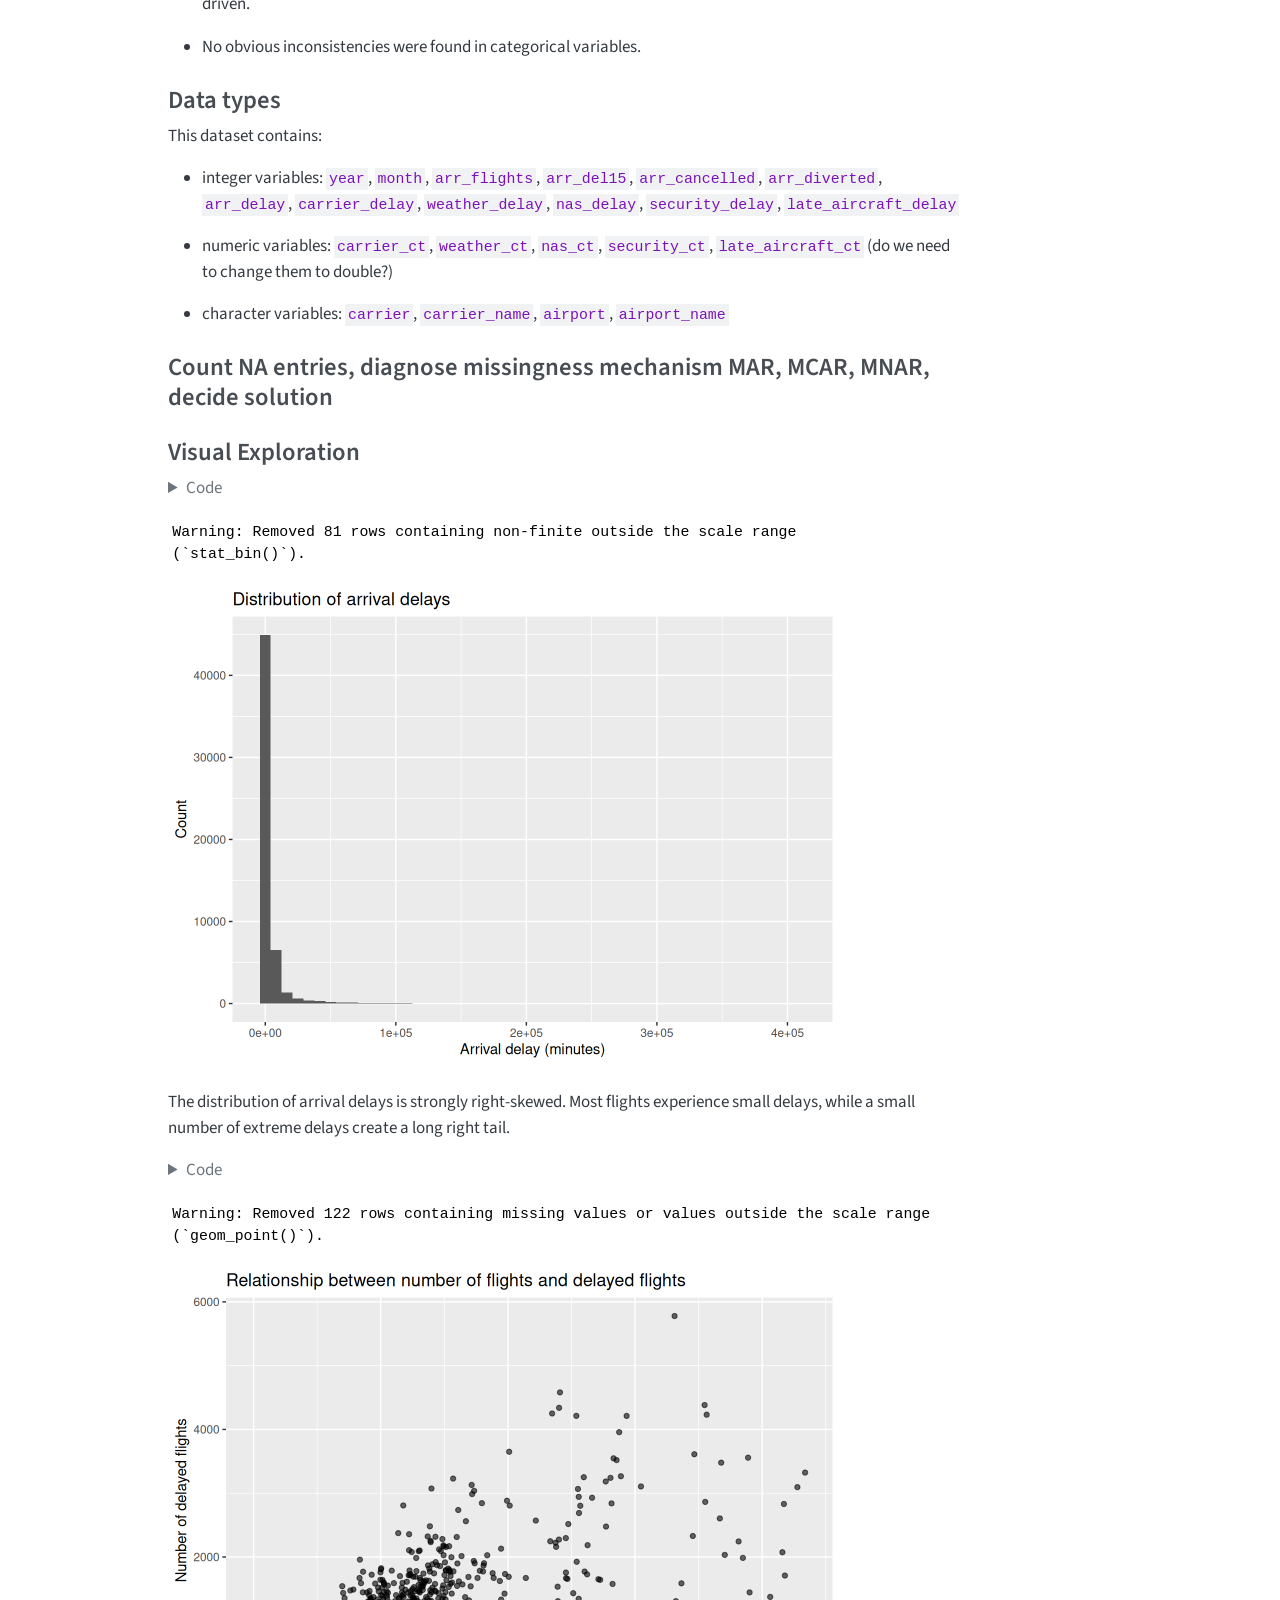
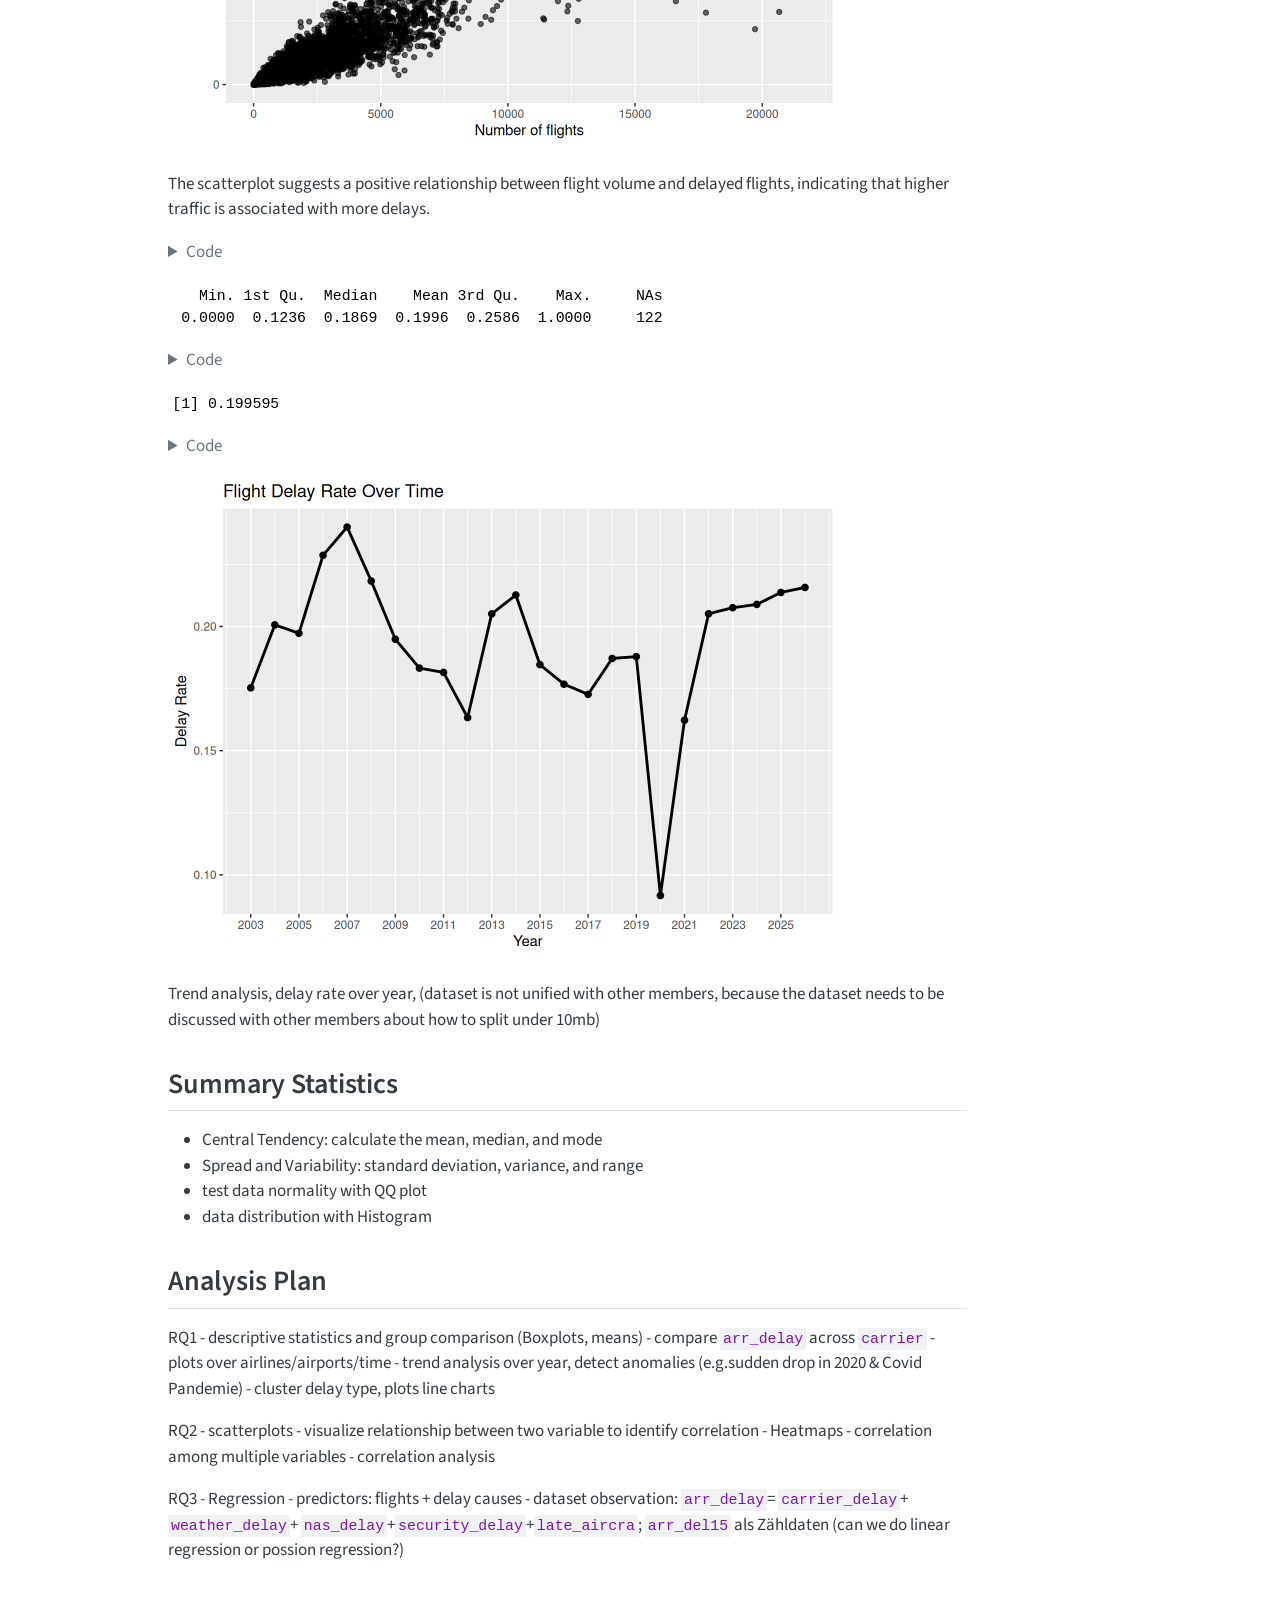
<file: docs/proposal.html>
<!DOCTYPE html>
<html xmlns="http://www.w3.org/1999/xhtml" lang="en" xml:lang="en"><head>

<meta charset="utf-8">
<meta name="generator" content="quarto-1.9.38">

<meta name="viewport" content="width=device-width, initial-scale=1.0, user-scalable=yes">

<meta name="author" content="Emil Sitka">
<meta name="author" content="Luise Killich">
<meta name="author" content="Ziqi Ang">
<meta name="author" content="Franka Konold">
<meta name="dcterms.date" content="2026-07-22">

<title>Project Proposal – StatProg2 Group Project</title>
<style>
/* Default styles provided by pandoc.
** See https://pandoc.org/MANUAL.html#variables-for-html for config info.
*/
code{white-space: pre-wrap;}
span.smallcaps{font-variant: small-caps;}
div.columns{display: flex; gap: min(4vw, 1.5em);}
div.column{flex: auto; overflow-x: auto;}
div.hanging-indent{margin-left: 1.5em; text-indent: -1.5em;}
ul.task-list{list-style: none;}
ul.task-list li input[type="checkbox"] {
  width: 0.8em;
  margin: 0 0.8em 0.2em -1em; /* quarto-specific, see https://github.com/quarto-dev/quarto-cli/issues/4556 */ 
  vertical-align: middle;
}
/* CSS for syntax highlighting */
html { -webkit-text-size-adjust: 100%; }
pre > code.sourceCode { white-space: pre; position: relative; }
pre > code.sourceCode > span { display: inline-block; line-height: 1.25; }
pre > code.sourceCode > span:empty { height: 1.2em; }
.sourceCode { overflow: visible; }
code.sourceCode > span { color: inherit; text-decoration: inherit; }
div.sourceCode { margin: 1em 0; }
pre.sourceCode { margin: 0; }
@media screen {
div.sourceCode { overflow: auto; }
}
@media print {
pre > code.sourceCode { white-space: pre-wrap; }
pre > code.sourceCode > span { text-indent: -5em; padding-left: 5em; }
}
pre.numberSource code
  { counter-reset: source-line 0; }
pre.numberSource code > span
  { position: relative; left: -4em; counter-increment: source-line; }
pre.numberSource code > span > a:first-child::before
  { content: counter(source-line);
    position: relative; left: -1em; text-align: right; vertical-align: baseline;
    border: none; display: inline-block;
    -webkit-touch-callout: none; -webkit-user-select: none;
    -khtml-user-select: none; -moz-user-select: none;
    -ms-user-select: none; user-select: none;
    padding: 0 4px; width: 4em;
  }
pre.numberSource { margin-left: 3em;  padding-left: 4px; }
div.sourceCode
  {   }
@media screen {
pre > code.sourceCode > span > a:first-child::before { text-decoration: underline; }
}
</style>


<script src="site_libs/quarto-nav/quarto-nav.js"></script>
<script src="site_libs/quarto-nav/headroom.min.js"></script>
<script src="site_libs/clipboard/clipboard.min.js"></script>
<script src="site_libs/quarto-search/autocomplete.umd.js"></script>
<script src="site_libs/quarto-search/fuse.min.js"></script>
<script src="site_libs/quarto-search/quarto-search.js"></script>
<meta name="quarto:offset" content="./">
<script src="site_libs/quarto-html/quarto.js" type="module"></script>
<script src="site_libs/quarto-html/tabsets/tabsets.js" type="module"></script>
<script src="site_libs/quarto-html/popper.min.js"></script>
<script src="site_libs/quarto-html/tippy.umd.min.js"></script>
<script src="site_libs/quarto-html/anchor.min.js"></script>
<link href="site_libs/quarto-html/tippy.css" rel="stylesheet">
<link href="site_libs/quarto-html/quarto-syntax-highlighting-15634bcf2e68342d4ad2dfa704d543f6.css" rel="stylesheet" id="quarto-text-highlighting-styles">
<script src="site_libs/bootstrap/bootstrap.min.js"></script>
<link href="site_libs/bootstrap/bootstrap-icons.css" rel="stylesheet">
<link href="site_libs/bootstrap/bootstrap-58252e3854bd32df7dff93b8ecc15f88.min.css" rel="stylesheet" append-hash="true" id="quarto-bootstrap" data-mode="light">
<script id="quarto-search-options" type="application/json">{
  "location": "navbar",
  "copy-button": false,
  "collapse-after": 3,
  "panel-placement": "end",
  "type": "overlay",
  "limit": 50,
  "keyboard-shortcut": [
    "f",
    "/",
    "s"
  ],
  "show-item-context": false,
  "language": {
    "search-no-results-text": "No results",
    "search-matching-documents-text": "matching documents",
    "search-copy-link-title": "Copy link to search",
    "search-hide-matches-text": "Hide additional matches",
    "search-more-match-text": "more match in this document",
    "search-more-matches-text": "more matches in this document",
    "search-clear-button-title": "Clear",
    "search-text-placeholder": "",
    "search-detached-cancel-button-title": "Cancel",
    "search-submit-button-title": "Submit",
    "search-label": "Search"
  }
}</script>


</head>

<body class="nav-fixed quarto-light">

<div id="quarto-search-results"></div>
  <header id="quarto-header" class="headroom fixed-top">
    <nav class="navbar navbar-expand-lg " data-bs-theme="dark">
      <div class="navbar-container container-fluid">
      <div class="navbar-brand-container mx-auto">
    <a class="navbar-brand" href="./index.html">
    <span class="navbar-title">StatProg2 Group Project</span>
    </a>
  </div>
            <div id="quarto-search" class="" title="Search"></div>
          <button class="navbar-toggler" type="button" data-bs-toggle="collapse" data-bs-target="#navbarCollapse" aria-controls="navbarCollapse" role="menu" aria-expanded="false" aria-label="Toggle navigation" onclick="if (window.quartoToggleHeadroom) { window.quartoToggleHeadroom(); }">
  <span class="navbar-toggler-icon"></span>
</button>
          <div class="collapse navbar-collapse" id="navbarCollapse">
            <ul class="navbar-nav navbar-nav-scroll me-auto">
  <li class="nav-item">
    <a class="nav-link" href="./index.html"> 
<span class="menu-text">Home</span></a>
  </li>  
  <li class="nav-item">
    <a class="nav-link active" href="./proposal.html" aria-current="page"> 
<span class="menu-text">Proposal</span></a>
  </li>  
  <li class="nav-item">
    <a class="nav-link" href="./report.qmd"> 
<span class="menu-text">Report</span></a>
  </li>  
</ul>
          </div> <!-- /navcollapse -->
            <div class="quarto-navbar-tools">
</div>
      </div> <!-- /container-fluid -->
    </nav>
</header>
<!-- content -->
<div id="quarto-content" class="quarto-container page-columns page-rows-contents page-layout-article page-navbar">
<!-- sidebar -->
<!-- margin-sidebar -->
    <div id="quarto-margin-sidebar" class="sidebar margin-sidebar">
        <nav id="TOC" role="doc-toc" class="toc-active">
    <h2 id="toc-title">On this page</h2>
   
  <ul>
  <li><a href="#bts-ot-delay" id="toc-bts-ot-delay" class="nav-link active" data-scroll-target="#bts-ot-delay">BTS | OT Delay</a>
  <ul class="collapse">
  <li><a href="#source" id="toc-source" class="nav-link" data-scroll-target="#source">Source</a></li>
  <li><a href="#licence" id="toc-licence" class="nav-link" data-scroll-target="#licence">Licence</a></li>
  <li><a href="#structure-of-the-dataset" id="toc-structure-of-the-dataset" class="nav-link" data-scroll-target="#structure-of-the-dataset">Structure of the dataset</a></li>
  <li><a href="#data-dictionary" id="toc-data-dictionary" class="nav-link" data-scroll-target="#data-dictionary">Data Dictionary</a></li>
  </ul></li>
  <li><a href="#research-questions" id="toc-research-questions" class="nav-link" data-scroll-target="#research-questions">Research Questions</a></li>
  <li><a href="#context-and-audience" id="toc-context-and-audience" class="nav-link" data-scroll-target="#context-and-audience">Context and Audience</a></li>
  <li><a href="#initial-eda" id="toc-initial-eda" class="nav-link" data-scroll-target="#initial-eda">Initial EDA</a>
  <ul class="collapse">
  <li><a href="#data-overview" id="toc-data-overview" class="nav-link" data-scroll-target="#data-overview">Data overview</a></li>
  <li><a href="#data-quality-checks" id="toc-data-quality-checks" class="nav-link" data-scroll-target="#data-quality-checks">Data quality checks</a></li>
  <li><a href="#data-types" id="toc-data-types" class="nav-link" data-scroll-target="#data-types">Data types</a></li>
  <li><a href="#count-na-entries-diagnose-missingness-mechanism-mar-mcar-mnar-decide-solution" id="toc-count-na-entries-diagnose-missingness-mechanism-mar-mcar-mnar-decide-solution" class="nav-link" data-scroll-target="#count-na-entries-diagnose-missingness-mechanism-mar-mcar-mnar-decide-solution">Count NA entries, diagnose missingness mechanism MAR, MCAR, MNAR, decide solution</a></li>
  <li><a href="#visual-exploration" id="toc-visual-exploration" class="nav-link" data-scroll-target="#visual-exploration">Visual Exploration</a></li>
  </ul></li>
  <li><a href="#summary-statistics" id="toc-summary-statistics" class="nav-link" data-scroll-target="#summary-statistics">Summary Statistics</a></li>
  <li><a href="#analysis-plan" id="toc-analysis-plan" class="nav-link" data-scroll-target="#analysis-plan">Analysis Plan</a></li>
  </ul>
</nav>
    </div>
<!-- main -->
<main class="content" id="quarto-document-content">

<header id="title-block-header" class="quarto-title-block default">
<div class="quarto-title">
<h1 class="title">Project Proposal</h1>
</div>



<div class="quarto-title-meta">

    <div>
    <div class="quarto-title-meta-heading">Authors</div>
    <div class="quarto-title-meta-contents">
             <p>Emil Sitka </p>
             <p>Luise Killich </p>
             <p>Ziqi Ang </p>
             <p>Franka Konold </p>
          </div>
  </div>
    
    <div>
    <div class="quarto-title-meta-heading">Published</div>
    <div class="quarto-title-meta-contents">
      <p class="date">July 22, 2026</p>
    </div>
  </div>
  
    
  </div>
  


</header>


<section id="bts-ot-delay" class="level2">
<h2 class="anchored" data-anchor-id="bts-ot-delay">BTS | OT Delay</h2>
<!-- Describe the dataset: source, licence, dimensions, key variables. -->
<section id="source" class="level3">
<h3 class="anchored" data-anchor-id="source">Source</h3>
<p>The dataset used in this project is provided by the Bureau of Transportation Statistics (BTS), part of the U.S. Department of Transportation (USDOT). Specifically, it originates from the Airline Service Quality Performance (ASQP) database. Under federal regulations air carriers with at least 1% of domestic scheduled-passenger revenues are legally required to report monthly on-time performance and detailed flight delay causes to the BTS.</p>
</section>
<section id="licence" class="level3">
<h3 class="anchored" data-anchor-id="licence">Licence</h3>
<p>As a U.S. federal government dataset, it is released into the public domain (U.S government Data). This framework allows us to download, analyse, modify, and publish results based on the dataset without requiring a license or proprietary permissions.</p>
</section>
<section id="structure-of-the-dataset" class="level3">
<h3 class="anchored" data-anchor-id="structure-of-the-dataset">Structure of the dataset</h3>
<p>The dataset is structured as a monthly summary grouped by airline and airport. Each row in the dataset gives information about how a specific carrier performed at a specific airport during a specific month and year. It contains data from 2003 until 2026 for 450 of the 503 airports that serve commercial flights in the US.</p>
<p>The 25 variables can be grouped into four categories:</p>
<ul>
<li><p>Identifiers: Who, where and when (<code>year</code>, <code>month</code>, <code>carrier</code>, <code>carrier_name</code>, <code>airport</code>, <code>airport_name</code>)</p></li>
<li><p>Headcounts: the raw number of flights that scheduled to land, how many were on time and how many ended up cancelled or diverted (<code>arr_flights</code>, <code>arr_del15</code>, <code>arr_cancelled</code>, <code>arr_diverted</code>, <code>ontime_flights</code>)</p></li>
<li><p>Responsibility: The number of flights assigned to a specific delay category (<code>carrier_ct</code>, <code>weather_ct</code>, <code>nas_ct</code>, <code>security_ct</code>, <code>late_aircraft_ct</code>)</p></li>
<li><p>Rates: The actual duration of the delays in minutes and the calculated rates to show the percentage of flights on time vs late (<code>delay_rate</code>, <code>onetime_rate</code> and <code>avg_delay_per_delayed_flight</code>)</p></li>
</ul>
<p>Additionally, when a single flight experiences multiple sources of delay, the dataset allocates both the minutes and flight counts proportionally. This ensures that the sum of all fractional count variables within any given row equals the total integer count of delayed flights.</p>
<p>For example, if a flight is delayed 60 minutes, with 30 minutes due to carrier issues and 30 minutes due to weather, both <code>carrier_delay</code> and <code>weather_delay</code> receive 30 minutes, while <code>carrier_ct</code> and <code>weather_ct</code> each receive a fractional count of 0.5.</p>
</section>
<section id="data-dictionary" class="level3">
<h3 class="anchored" data-anchor-id="data-dictionary">Data Dictionary</h3>
<table class="caption-top table">
<colgroup>
<col style="width: 24%">
<col style="width: 24%">
<col style="width: 50%">
</colgroup>
<thead>
<tr class="header">
<th style="text-align: left;">Variable Name</th>
<th style="text-align: left;">Data Type</th>
<th style="text-align: left;">Description</th>
</tr>
</thead>
<tbody>
<tr class="odd">
<td style="text-align: left;"><strong>year</strong></td>
<td style="text-align: left;">double</td>
<td style="text-align: left;">Year of the flight.</td>
</tr>
<tr class="even">
<td style="text-align: left;"><strong>month</strong></td>
<td style="text-align: left;">double</td>
<td style="text-align: left;">Month of the flight.</td>
</tr>
<tr class="odd">
<td style="text-align: left;"><strong>carrier</strong></td>
<td style="text-align: left;">char</td>
<td style="text-align: left;">Unique two-letter airline carrier code</td>
</tr>
<tr class="even">
<td style="text-align: left;"><strong>carrier_name</strong></td>
<td style="text-align: left;">char</td>
<td style="text-align: left;">The full commercial name of the airline carrier.</td>
</tr>
<tr class="odd">
<td style="text-align: left;"><strong>airport</strong></td>
<td style="text-align: left;">char</td>
<td style="text-align: left;">The 3-letter IATA airport code (e.g.&nbsp;JFK, LAX).</td>
</tr>
<tr class="even">
<td style="text-align: left;"><strong>airport_name</strong></td>
<td style="text-align: left;">char</td>
<td style="text-align: left;">The full name of the airport along with its city and state location.</td>
</tr>
<tr class="odd">
<td style="text-align: left;"><strong>arr_flights</strong></td>
<td style="text-align: left;">double</td>
<td style="text-align: left;">Total number of arriving flights for that carrier/airport/month combination.</td>
</tr>
<tr class="even">
<td style="text-align: left;"><strong>arr_del15</strong></td>
<td style="text-align: left;">double</td>
<td style="text-align: left;">Total number of arriving flights delayed by 15 minutes or more.</td>
</tr>
<tr class="odd">
<td style="text-align: left;"><strong>carrier_ct</strong></td>
<td style="text-align: left;">double</td>
<td style="text-align: left;">The fractional count of flights delayed due to airline-controlled factors.</td>
</tr>
<tr class="even">
<td style="text-align: left;"><strong>weather_ct</strong></td>
<td style="text-align: left;">double</td>
<td style="text-align: left;">The fractional count of flights delayed due to significant or extreme weather conditions.</td>
</tr>
<tr class="odd">
<td style="text-align: left;"><strong>nas_ct</strong></td>
<td style="text-align: left;">double</td>
<td style="text-align: left;">The fractional count of flights delayed due to the National Airspace System.</td>
</tr>
<tr class="even">
<td style="text-align: left;"><strong>security_ct</strong></td>
<td style="text-align: left;">double</td>
<td style="text-align: left;">The fractional count of flights delayed due to airport security breaches or issues.</td>
</tr>
<tr class="odd">
<td style="text-align: left;"><strong>late_aircraft_ct</strong></td>
<td style="text-align: left;">double</td>
<td style="text-align: left;">The fractional count of flights delayed because the incoming aircraft arrived late.</td>
</tr>
<tr class="even">
<td style="text-align: left;"><strong>arr_cancelled</strong></td>
<td style="text-align: left;">double</td>
<td style="text-align: left;">Total number of arriving flights that were cancelled.</td>
</tr>
<tr class="odd">
<td style="text-align: left;"><strong>arr_diverted</strong></td>
<td style="text-align: left;">double</td>
<td style="text-align: left;">Total number of arriving flights that were diverted to an alternate airport.</td>
</tr>
<tr class="even">
<td style="text-align: left;"><strong>arr_delay</strong></td>
<td style="text-align: left;">double</td>
<td style="text-align: left;">Total arrival delay minutes accumulated by all flights.</td>
</tr>
<tr class="odd">
<td style="text-align: left;"><strong>carrier_delay</strong></td>
<td style="text-align: left;">double</td>
<td style="text-align: left;">The cause of delay was within airline´s control (e.g.&nbsp;maintenance, fueling, etc.)</td>
</tr>
<tr class="even">
<td style="text-align: left;"><strong>weather_delay</strong></td>
<td style="text-align: left;">double</td>
<td style="text-align: left;">Meteorological conditions (actual or forecasted) that prevents operation of a flight.</td>
</tr>
<tr class="odd">
<td style="text-align: left;"><strong>nas_delay</strong></td>
<td style="text-align: left;">double</td>
<td style="text-align: left;">Delays attributable to the national aviation system that refer to conditions as non-extreme weather conditions, airport operations, heavy traffic volume and air traffic control.</td>
</tr>
<tr class="even">
<td style="text-align: left;"><strong>security_delay</strong></td>
<td style="text-align: left;">double</td>
<td style="text-align: left;">Delays caused by evacuation of a terminal or concourse, reboarding of aircraft because of security breach, inoperative screening equipment and/or long lines in excess of 29 minutes at screeing areas.</td>
</tr>
<tr class="odd">
<td style="text-align: left;"><strong>late_aircraft_delay</strong></td>
<td style="text-align: left;">double</td>
<td style="text-align: left;">A previous flight with same aircraft arrived late, causing the present flight to depart late.</td>
</tr>
<tr class="even">
<td style="text-align: left;"><strong>ontime_flights</strong></td>
<td style="text-align: left;">double</td>
<td style="text-align: left;">Flights are considered ontime if it operates less than 15 minutes later than the scheduled time.</td>
</tr>
<tr class="odd">
<td style="text-align: left;"><strong>delay_rate</strong></td>
<td style="text-align: left;">double</td>
<td style="text-align: left;">The proportion of delayed flights relative to total arriving flights (<code>arr_del15</code> / <code>arr_flights</code>).</td>
</tr>
<tr class="even">
<td style="text-align: left;"><strong>ontime_rate</strong></td>
<td style="text-align: left;">double</td>
<td style="text-align: left;">The proportion of on-time flights relative to total arriving flights (<code>ontime_flights</code> / <code>arr_flights</code>).</td>
</tr>
<tr class="odd">
<td style="text-align: left;"><strong>avg_delay_per_delayed_flight</strong></td>
<td style="text-align: left;">double</td>
<td style="text-align: left;">The average duration of delays in minutes, calculated only for flights that were actually delayed (<code>arr_delay</code>/ <code>arr_del15</code>).</td>
</tr>
</tbody>
</table>
</section>
</section>
<section id="research-questions" class="level2">
<h2 class="anchored" data-anchor-id="research-questions">Research Questions</h2>
<ol type="1">
<li><p>How do flight delays vary across airlines, airports and over time? What is the distribution of different delay causes across flights, airlines and airports? What temporal and seasonal patterns can be observed?</p></li>
<li><p>Is there a relationship between the number of flights (arr_flights) and the number of delayed flights (arr_del15)? Can we predict total arrival delays based on flight volume?</p></li>
<li><p>Can arrival delays (arr_del15) be predicted based on flight characteristics and different delay causes such as carrier, weather, NAS, security, and late aircraft delays? What factors are significant predictors of flight delays?</p></li>
</ol>
</section>
<section id="context-and-audience" class="level2">
<h2 class="anchored" data-anchor-id="context-and-audience">Context and Audience</h2>
<p>This analysis is conducted in an academic setting as part of the Advanced Statistical Programming course.</p>
<p>The primary target audience is lecturers.</p>
<p>The results are presented as an interactive quarto report that combines code, visualisations and text for data storytelling and reproducible analysis.</p>
</section>
<section id="initial-eda" class="level2">
<h2 class="anchored" data-anchor-id="initial-eda">Initial EDA</h2>
<section id="data-overview" class="level3">
<h3 class="anchored" data-anchor-id="data-overview">Data overview</h3>
<div class="cell">
<details class="code-fold">
<summary>Code</summary>
<div class="code-copy-outer-scaffold"><div class="sourceCode cell-code" id="cb1"><pre class="sourceCode r code-with-copy"><code class="sourceCode r"><span id="cb1-1"><a href="#cb1-1" aria-hidden="true" tabindex="-1"></a><span class="fu">library</span>(tidyverse)</span></code></pre></div><button title="Copy to Clipboard" class="code-copy-button"><i class="bi"></i></button></div>
</details>
<div class="cell-output cell-output-stderr">
<pre><code>── Attaching core tidyverse packages ──────────────────────── tidyverse 2.0.0 ──
✔ dplyr     1.2.1     ✔ readr     2.2.0
✔ forcats   1.0.1     ✔ stringr   1.6.0
✔ ggplot2   4.0.3     ✔ tibble    3.3.1
✔ lubridate 1.9.5     ✔ tidyr     1.3.2
✔ purrr     1.2.2     
── Conflicts ────────────────────────────────────────── tidyverse_conflicts() ──
✖ dplyr::filter() masks stats::filter()
✖ dplyr::lag()    masks stats::lag()
ℹ Use the conflicted package (&lt;http://conflicted.r-lib.org/&gt;) to force all conflicts to become errors</code></pre>
</div>
<details class="code-fold">
<summary>Code</summary>
<div class="code-copy-outer-scaffold"><div class="sourceCode cell-code" id="cb3"><pre class="sourceCode r code-with-copy"><code class="sourceCode r"><span id="cb3-1"><a href="#cb3-1" aria-hidden="true" tabindex="-1"></a><span class="fu">library</span>(visdat)</span>
<span id="cb3-2"><a href="#cb3-2" aria-hidden="true" tabindex="-1"></a><span class="fu">library</span>(skimr)</span>
<span id="cb3-3"><a href="#cb3-3" aria-hidden="true" tabindex="-1"></a><span class="fu">library</span>(here)</span></code></pre></div><button title="Copy to Clipboard" class="code-copy-button"><i class="bi"></i></button></div>
</details>
<div class="cell-output cell-output-stderr">
<pre><code>here() starts at /home/emil/uni4/FortStatSW/StatprogProject</code></pre>
</div>
<details class="code-fold">
<summary>Code</summary>
<div class="code-copy-outer-scaffold"><div class="sourceCode cell-code" id="cb5"><pre class="sourceCode r code-with-copy"><code class="sourceCode r"><span id="cb5-1"><a href="#cb5-1" aria-hidden="true" tabindex="-1"></a><span class="fu">source</span>(<span class="st">"./code/02_clean.R"</span>)</span></code></pre></div><button title="Copy to Clipboard" class="code-copy-button"><i class="bi"></i></button></div>
</details>
<div class="cell-output cell-output-stderr">
<pre><code>Rows: 55000 Columns: 21
── Column specification ────────────────────────────────────────────────────────
Delimiter: ","
chr  (4): carrier, carrier_name, airport, airport_name
dbl (17): year, month, arr_flights, arr_del15, carrier_ct, weather_ct, nas_c...

ℹ Use `spec()` to retrieve the full column specification for this data.
ℹ Specify the column types or set `show_col_types = FALSE` to quiet this message.
Wrote data/processed/data_clean.csv</code></pre>
</div>
<details class="code-fold">
<summary>Code</summary>
<div class="code-copy-outer-scaffold"><div class="sourceCode cell-code" id="cb7"><pre class="sourceCode r code-with-copy"><code class="sourceCode r"><span id="cb7-1"><a href="#cb7-1" aria-hidden="true" tabindex="-1"></a><span class="fu">glimpse</span>(delay)</span></code></pre></div><button title="Copy to Clipboard" class="code-copy-button"><i class="bi"></i></button></div>
</details>
<div class="cell-output cell-output-stdout">
<pre><code>Rows: 55,000
Columns: 21
$ year                &lt;dbl&gt; 2009, 2004, 2019, 2019, 2025, 2022, 2009, 2006, 20…
$ month               &lt;fct&gt; 5, 12, 12, 6, 9, 9, 3, 12, 12, 2, 7, 9, 4, 6, 7, 6…
$ carrier             &lt;chr&gt; "AS", "AA", "C5", "OH", "C5", "YV", "OO", "DL", "E…
$ carrier_name        &lt;chr&gt; "Alaska Airlines Inc.", "American Airlines Inc.", …
$ airport             &lt;chr&gt; "DCA", "OAK", "BTV", "SRQ", "ECP", "VPS", "CDC", "…
$ airport_name        &lt;chr&gt; "Washington, DC: Ronald Reagan Washington National…
$ arr_flights         &lt;dbl&gt; 93, 153, 60, 90, 46, 8, 58, 9, 26, 108, 55, 60, 26…
$ arr_del15           &lt;dbl&gt; 12, 52, 17, 16, 4, 1, 8, 1, 5, 20, 8, 19, 23, 16, …
$ carrier_ct          &lt;dbl&gt; 4.63, 18.16, 7.83, 3.43, 1.24, 0.00, 1.67, 1.00, 1…
$ weather_ct          &lt;dbl&gt; 0.00, 3.84, 0.27, 2.84, 0.00, 0.00, 0.00, 0.00, 0.…
$ nas_ct              &lt;dbl&gt; 7.37, 14.53, 3.92, 3.91, 1.19, 1.00, 2.47, 0.00, 0…
$ security_ct         &lt;dbl&gt; 0.00, 1.85, 0.00, 0.00, 0.00, 0.00, 0.00, 0.00, 0.…
$ late_aircraft_ct    &lt;dbl&gt; 0.00, 13.61, 4.98, 5.83, 1.57, 0.00, 3.87, 0.00, 2…
$ arr_cancelled       &lt;dbl&gt; 0, 2, 2, 1, 0, 1, 1, 0, 0, 3, 1, 1, 0, 0, 0, 0, 1,…
$ arr_diverted        &lt;dbl&gt; 1, 0, 0, 1, 1, 0, 0, 0, 0, 0, 0, 0, 1, 0, 0, 0, 0,…
$ arr_delay           &lt;dbl&gt; 578, 2860, 1654, 1604, 154, 22, 353, 20, 621, 859,…
$ carrier_delay       &lt;dbl&gt; 306, 935, 955, 696, 37, 0, 57, 20, 111, 521, 84, 4…
$ weather_delay       &lt;dbl&gt; 0, 314, 18, 234, 0, 0, 0, 0, 0, 15, 28, 311, 16, 0…
$ nas_delay           &lt;dbl&gt; 272, 466, 157, 142, 29, 22, 96, 0, 120, 28, 69, 71…
$ security_delay      &lt;dbl&gt; 0, 64, 0, 0, 0, 0, 0, 0, 0, 0, 0, 0, 0, 100, 0, 0,…
$ late_aircraft_delay &lt;dbl&gt; 0, 1081, 524, 532, 88, 0, 200, 0, 390, 295, 372, 1…</code></pre>
</div>
<details class="code-fold">
<summary>Code</summary>
<div class="code-copy-outer-scaffold"><div class="sourceCode cell-code" id="cb9"><pre class="sourceCode r code-with-copy"><code class="sourceCode r"><span id="cb9-1"><a href="#cb9-1" aria-hidden="true" tabindex="-1"></a><span class="fu">vis_dat</span>(<span class="fu">head</span>(delay, <span class="dv">500</span>))</span></code></pre></div><button title="Copy to Clipboard" class="code-copy-button"><i class="bi"></i></button></div>
</details>
<div class="cell-output-display">
<div>
<figure class="figure">
<p><img src="proposal_files/figure-html/load-data-1.png" class="img-fluid figure-img" width="672"></p>
</figure>
</div>
</div>
<details class="code-fold">
<summary>Code</summary>
<div class="code-copy-outer-scaffold"><div class="sourceCode cell-code" id="cb10"><pre class="sourceCode r code-with-copy"><code class="sourceCode r"><span id="cb10-1"><a href="#cb10-1" aria-hidden="true" tabindex="-1"></a><span class="fu">skim</span>(<span class="fu">select</span>(delay,</span>
<span id="cb10-2"><a href="#cb10-2" aria-hidden="true" tabindex="-1"></a>            arr_flights,</span>
<span id="cb10-3"><a href="#cb10-3" aria-hidden="true" tabindex="-1"></a>            arr_del15,</span>
<span id="cb10-4"><a href="#cb10-4" aria-hidden="true" tabindex="-1"></a>            arr_delay))</span></code></pre></div><button title="Copy to Clipboard" class="code-copy-button"><i class="bi"></i></button></div>
</details>
<div class="cell-output-display">
<table class="caption-top table table-sm table-striped small">
<caption>Data summary</caption>
<tbody>
<tr class="odd">
<td style="text-align: left;">Name</td>
<td style="text-align: left;">select(delay, arr_flights…</td>
</tr>
<tr class="even">
<td style="text-align: left;">Number of rows</td>
<td style="text-align: left;">55000</td>
</tr>
<tr class="odd">
<td style="text-align: left;">Number of columns</td>
<td style="text-align: left;">3</td>
</tr>
<tr class="even">
<td style="text-align: left;">_______________________</td>
<td style="text-align: left;"></td>
</tr>
<tr class="odd">
<td style="text-align: left;">Column type frequency:</td>
<td style="text-align: left;"></td>
</tr>
<tr class="even">
<td style="text-align: left;">numeric</td>
<td style="text-align: left;">3</td>
</tr>
<tr class="odd">
<td style="text-align: left;">________________________</td>
<td style="text-align: left;"></td>
</tr>
<tr class="even">
<td style="text-align: left;">Group variables</td>
<td style="text-align: left;">None</td>
</tr>
</tbody>
</table>
<p><strong>Variable type: numeric</strong></p>
<table class="caption-top table table-sm table-striped small">
<colgroup>
<col style="width: 16%">
<col style="width: 11%">
<col style="width: 16%">
<col style="width: 9%">
<col style="width: 10%">
<col style="width: 3%">
<col style="width: 4%">
<col style="width: 5%">
<col style="width: 5%">
<col style="width: 8%">
<col style="width: 7%">
</colgroup>
<thead>
<tr class="header">
<th style="text-align: left;">skim_variable</th>
<th style="text-align: right;">n_missing</th>
<th style="text-align: right;">complete_rate</th>
<th style="text-align: right;">mean</th>
<th style="text-align: right;">sd</th>
<th style="text-align: right;">p0</th>
<th style="text-align: right;">p25</th>
<th style="text-align: right;">p50</th>
<th style="text-align: right;">p75</th>
<th style="text-align: right;">p100</th>
<th style="text-align: left;">hist</th>
</tr>
</thead>
<tbody>
<tr class="odd">
<td style="text-align: left;">arr_flights</td>
<td style="text-align: right;">81</td>
<td style="text-align: right;">1</td>
<td style="text-align: right;">352.28</td>
<td style="text-align: right;">974.34</td>
<td style="text-align: right;">1</td>
<td style="text-align: right;">54</td>
<td style="text-align: right;">110</td>
<td style="text-align: right;">247</td>
<td style="text-align: right;">21688</td>
<td style="text-align: left;">▇▁▁▁▁</td>
</tr>
<tr class="even">
<td style="text-align: left;">arr_del15</td>
<td style="text-align: right;">122</td>
<td style="text-align: right;">1</td>
<td style="text-align: right;">68.20</td>
<td style="text-align: right;">190.39</td>
<td style="text-align: right;">0</td>
<td style="text-align: right;">8</td>
<td style="text-align: right;">20</td>
<td style="text-align: right;">51</td>
<td style="text-align: right;">5778</td>
<td style="text-align: left;">▇▁▁▁▁</td>
</tr>
<tr class="odd">
<td style="text-align: left;">arr_delay</td>
<td style="text-align: right;">81</td>
<td style="text-align: right;">1</td>
<td style="text-align: right;">4134.90</td>
<td style="text-align: right;">12568.32</td>
<td style="text-align: right;">0</td>
<td style="text-align: right;">399</td>
<td style="text-align: right;">1144</td>
<td style="text-align: right;">2982</td>
<td style="text-align: right;">409579</td>
<td style="text-align: left;">▇▁▁▁▁</td>
</tr>
</tbody>
</table>
</div>
</div>
</section>
<section id="data-quality-checks" class="level3">
<h3 class="anchored" data-anchor-id="data-quality-checks">Data quality checks</h3>
<p>Due to the large size of the dataset, a random sample of 55,000 observations was taken.</p>
<ul>
<li><p>Variables are correctly typed overall, with month potentially better treated as a categorical variable.</p></li>
<li><p>In one row (40418), negative values were identified in <code>nas_ct</code>(-0.01) and <code>nas_delay</code>(-1). Both values were treated as missing values (NA).</p></li>
<li><p>Delay-cause variables such as <code>carrier_ct</code> contain decimal values because they represent allocated delay causes rather than strict counts.</p></li>
<li><p>Several delay-related variables contain missing values (664–964 observations), which appear to be structurally driven.</p></li>
<li><p>No obvious inconsistencies were found in categorical variables.</p></li>
</ul>
</section>
<section id="data-types" class="level3">
<h3 class="anchored" data-anchor-id="data-types">Data types</h3>
<p>This dataset contains:</p>
<ul>
<li><p>integer variables: <code>year</code>, <code>month</code>, <code>arr_flights</code>, <code>arr_del15</code>, <code>arr_cancelled</code>, <code>arr_diverted</code>, <code>arr_delay</code>, <code>carrier_delay</code>, <code>weather_delay</code>, <code>nas_delay</code>, <code>security_delay</code>, <code>late_aircraft_delay</code></p></li>
<li><p>numeric variables: <code>carrier_ct</code>, <code>weather_ct</code>, <code>nas_ct</code>, <code>security_ct</code>, <code>late_aircraft_ct</code> (do we need to change them to double?)</p></li>
<li><p>character variables: <code>carrier</code>, <code>carrier_name</code>, <code>airport</code>, <code>airport_name</code></p></li>
</ul>
</section>
<section id="count-na-entries-diagnose-missingness-mechanism-mar-mcar-mnar-decide-solution" class="level3">
<h3 class="anchored" data-anchor-id="count-na-entries-diagnose-missingness-mechanism-mar-mcar-mnar-decide-solution">Count NA entries, diagnose missingness mechanism MAR, MCAR, MNAR, decide solution</h3>
</section>
<section id="visual-exploration" class="level3">
<h3 class="anchored" data-anchor-id="visual-exploration">Visual Exploration</h3>
<div class="cell">
<details class="code-fold">
<summary>Code</summary>
<div class="code-copy-outer-scaffold"><div class="sourceCode cell-code" id="cb11"><pre class="sourceCode r code-with-copy"><code class="sourceCode r"><span id="cb11-1"><a href="#cb11-1" aria-hidden="true" tabindex="-1"></a><span class="fu">library</span>(ggplot2)</span>
<span id="cb11-2"><a href="#cb11-2" aria-hidden="true" tabindex="-1"></a></span>
<span id="cb11-3"><a href="#cb11-3" aria-hidden="true" tabindex="-1"></a><span class="co"># Plot Distribution of arrival delays</span></span>
<span id="cb11-4"><a href="#cb11-4" aria-hidden="true" tabindex="-1"></a><span class="fu">ggplot</span>(delay, <span class="fu">aes</span>(<span class="at">x =</span> arr_delay)) <span class="sc">+</span></span>
<span id="cb11-5"><a href="#cb11-5" aria-hidden="true" tabindex="-1"></a>  <span class="fu">geom_histogram</span>(<span class="at">bins =</span> <span class="dv">50</span>) <span class="sc">+</span></span>
<span id="cb11-6"><a href="#cb11-6" aria-hidden="true" tabindex="-1"></a>  <span class="fu">labs</span>(<span class="at">title =</span> <span class="st">"Distribution of arrival delays"</span>,</span>
<span id="cb11-7"><a href="#cb11-7" aria-hidden="true" tabindex="-1"></a>       <span class="at">x =</span> <span class="st">"Arrival delay (minutes)"</span>, <span class="at">y =</span> <span class="st">"Count"</span>)</span></code></pre></div><button title="Copy to Clipboard" class="code-copy-button"><i class="bi"></i></button></div>
</details>
<div class="cell-output cell-output-stderr">
<pre><code>Warning: Removed 81 rows containing non-finite outside the scale range
(`stat_bin()`).</code></pre>
</div>
<div class="cell-output-display">
<div>
<figure class="figure">
<p><img src="proposal_files/figure-html/unnamed-chunk-1-1.png" class="img-fluid figure-img" width="672"></p>
</figure>
</div>
</div>
</div>
<p>The distribution of arrival delays is strongly right-skewed. Most flights experience small delays, while a small number of extreme delays create a long right tail.</p>
<div class="cell">
<details class="code-fold">
<summary>Code</summary>
<div class="code-copy-outer-scaffold"><div class="sourceCode cell-code" id="cb13"><pre class="sourceCode r code-with-copy"><code class="sourceCode r"><span id="cb13-1"><a href="#cb13-1" aria-hidden="true" tabindex="-1"></a><span class="co"># Plot relationship between flight volume and delays</span></span>
<span id="cb13-2"><a href="#cb13-2" aria-hidden="true" tabindex="-1"></a><span class="fu">ggplot</span>(delay, <span class="fu">aes</span>(<span class="at">x =</span> arr_flights, <span class="at">y =</span> arr_del15)) <span class="sc">+</span></span>
<span id="cb13-3"><a href="#cb13-3" aria-hidden="true" tabindex="-1"></a>  <span class="fu">geom_point</span>(<span class="at">alpha =</span> <span class="fl">0.6</span>) <span class="sc">+</span></span>
<span id="cb13-4"><a href="#cb13-4" aria-hidden="true" tabindex="-1"></a>  <span class="fu">labs</span>(<span class="at">title =</span> <span class="st">"Relationship between number of flights and delayed flights"</span>,</span>
<span id="cb13-5"><a href="#cb13-5" aria-hidden="true" tabindex="-1"></a>       <span class="at">x =</span> <span class="st">"Number of flights"</span>,</span>
<span id="cb13-6"><a href="#cb13-6" aria-hidden="true" tabindex="-1"></a>       <span class="at">y =</span> <span class="st">"Number of delayed flights"</span>)</span></code></pre></div><button title="Copy to Clipboard" class="code-copy-button"><i class="bi"></i></button></div>
</details>
<div class="cell-output cell-output-stderr">
<pre><code>Warning: Removed 122 rows containing missing values or values outside the scale range
(`geom_point()`).</code></pre>
</div>
<div class="cell-output-display">
<div>
<figure class="figure">
<p><img src="proposal_files/figure-html/unnamed-chunk-2-1.png" class="img-fluid figure-img" width="672"></p>
</figure>
</div>
</div>
</div>
<p>The scatterplot suggests a positive relationship between flight volume and delayed flights, indicating that higher traffic is associated with more delays.</p>
<div class="cell">
<details class="code-fold">
<summary>Code</summary>
<div class="code-copy-outer-scaffold"><div class="sourceCode cell-code" id="cb15"><pre class="sourceCode r code-with-copy"><code class="sourceCode r"><span id="cb15-1"><a href="#cb15-1" aria-hidden="true" tabindex="-1"></a><span class="fu">library</span>(dplyr)</span>
<span id="cb15-2"><a href="#cb15-2" aria-hidden="true" tabindex="-1"></a><span class="fu">library</span>(tidyverse)</span>
<span id="cb15-3"><a href="#cb15-3" aria-hidden="true" tabindex="-1"></a>delay <span class="ot">&lt;-</span> delay <span class="sc">%&gt;%</span></span>
<span id="cb15-4"><a href="#cb15-4" aria-hidden="true" tabindex="-1"></a>  <span class="fu">mutate</span>(</span>
<span id="cb15-5"><a href="#cb15-5" aria-hidden="true" tabindex="-1"></a>    <span class="at">ontime_flights =</span> arr_flights <span class="sc">-</span> arr_del15,</span>
<span id="cb15-6"><a href="#cb15-6" aria-hidden="true" tabindex="-1"></a>    <span class="at">delay_rate =</span> arr_del15 <span class="sc">/</span> arr_flights,</span>
<span id="cb15-7"><a href="#cb15-7" aria-hidden="true" tabindex="-1"></a>    <span class="at">ontime_rate =</span> ontime_flights <span class="sc">/</span> arr_flights,</span>
<span id="cb15-8"><a href="#cb15-8" aria-hidden="true" tabindex="-1"></a>    <span class="at">avg_delay_per_delayed_flight =</span> <span class="fu">ifelse</span>(</span>
<span id="cb15-9"><a href="#cb15-9" aria-hidden="true" tabindex="-1"></a>      arr_del15 <span class="sc">&gt;</span> <span class="dv">0</span>,</span>
<span id="cb15-10"><a href="#cb15-10" aria-hidden="true" tabindex="-1"></a>      arr_delay <span class="sc">/</span> arr_del15,</span>
<span id="cb15-11"><a href="#cb15-11" aria-hidden="true" tabindex="-1"></a>      <span class="cn">NA</span></span>
<span id="cb15-12"><a href="#cb15-12" aria-hidden="true" tabindex="-1"></a>    )</span>
<span id="cb15-13"><a href="#cb15-13" aria-hidden="true" tabindex="-1"></a>  )</span>
<span id="cb15-14"><a href="#cb15-14" aria-hidden="true" tabindex="-1"></a><span class="fu">summary</span>(delay<span class="sc">$</span>delay_rate)</span></code></pre></div><button title="Copy to Clipboard" class="code-copy-button"><i class="bi"></i></button></div>
</details>
<div class="cell-output cell-output-stdout">
<pre><code>   Min. 1st Qu.  Median    Mean 3rd Qu.    Max.     NAs 
 0.0000  0.1236  0.1869  0.1996  0.2586  1.0000     122 </code></pre>
</div>
<details class="code-fold">
<summary>Code</summary>
<div class="code-copy-outer-scaffold"><div class="sourceCode cell-code" id="cb17"><pre class="sourceCode r code-with-copy"><code class="sourceCode r"><span id="cb17-1"><a href="#cb17-1" aria-hidden="true" tabindex="-1"></a><span class="fu">mean</span>(delay<span class="sc">$</span>delay_rate, <span class="at">na.rm =</span> <span class="cn">TRUE</span>)</span></code></pre></div><button title="Copy to Clipboard" class="code-copy-button"><i class="bi"></i></button></div>
</details>
<div class="cell-output cell-output-stdout">
<pre><code>[1] 0.199595</code></pre>
</div>
<details class="code-fold">
<summary>Code</summary>
<div class="code-copy-outer-scaffold"><div class="sourceCode cell-code" id="cb19"><pre class="sourceCode r code-with-copy"><code class="sourceCode r"><span id="cb19-1"><a href="#cb19-1" aria-hidden="true" tabindex="-1"></a><span class="co"># compute year delay rate over years</span></span>
<span id="cb19-2"><a href="#cb19-2" aria-hidden="true" tabindex="-1"></a>yearly <span class="ot">&lt;-</span> delay <span class="sc">%&gt;%</span></span>
<span id="cb19-3"><a href="#cb19-3" aria-hidden="true" tabindex="-1"></a>  <span class="fu">group_by</span>(year) <span class="sc">%&gt;%</span></span>
<span id="cb19-4"><a href="#cb19-4" aria-hidden="true" tabindex="-1"></a>  <span class="fu">summarise</span>(</span>
<span id="cb19-5"><a href="#cb19-5" aria-hidden="true" tabindex="-1"></a>    <span class="at">total_flights =</span> <span class="fu">sum</span>(arr_flights, <span class="at">na.rm =</span> <span class="cn">TRUE</span>),</span>
<span id="cb19-6"><a href="#cb19-6" aria-hidden="true" tabindex="-1"></a>    <span class="at">total_delayed =</span> <span class="fu">sum</span>(arr_del15, <span class="at">na.rm =</span> <span class="cn">TRUE</span>),</span>
<span id="cb19-7"><a href="#cb19-7" aria-hidden="true" tabindex="-1"></a>    <span class="at">delay_rate =</span> total_delayed <span class="sc">/</span> total_flights</span>
<span id="cb19-8"><a href="#cb19-8" aria-hidden="true" tabindex="-1"></a>  )</span>
<span id="cb19-9"><a href="#cb19-9" aria-hidden="true" tabindex="-1"></a></span>
<span id="cb19-10"><a href="#cb19-10" aria-hidden="true" tabindex="-1"></a><span class="co"># plot the overall trend</span></span>
<span id="cb19-11"><a href="#cb19-11" aria-hidden="true" tabindex="-1"></a><span class="fu">ggplot</span>(yearly, <span class="fu">aes</span>(<span class="at">x =</span> year, <span class="at">y =</span> delay_rate)) <span class="sc">+</span></span>
<span id="cb19-12"><a href="#cb19-12" aria-hidden="true" tabindex="-1"></a>  <span class="fu">geom_line</span>(<span class="at">linewidth =</span> <span class="dv">1</span>) <span class="sc">+</span></span>
<span id="cb19-13"><a href="#cb19-13" aria-hidden="true" tabindex="-1"></a>  <span class="fu">geom_point</span>(<span class="at">size =</span> <span class="dv">2</span>) <span class="sc">+</span></span>
<span id="cb19-14"><a href="#cb19-14" aria-hidden="true" tabindex="-1"></a>  <span class="fu">scale_x_continuous</span>(<span class="at">breaks =</span> yearly<span class="sc">$</span>year[<span class="fu">seq</span>(<span class="dv">1</span>, <span class="fu">length</span>(yearly<span class="sc">$</span>year), <span class="at">by =</span> <span class="dv">2</span>)]) <span class="sc">+</span></span>
<span id="cb19-15"><a href="#cb19-15" aria-hidden="true" tabindex="-1"></a>  <span class="fu">labs</span>(</span>
<span id="cb19-16"><a href="#cb19-16" aria-hidden="true" tabindex="-1"></a>    <span class="at">title =</span> <span class="st">"Flight Delay Rate Over Time"</span>,</span>
<span id="cb19-17"><a href="#cb19-17" aria-hidden="true" tabindex="-1"></a>    <span class="at">x =</span> <span class="st">"Year"</span>,</span>
<span id="cb19-18"><a href="#cb19-18" aria-hidden="true" tabindex="-1"></a>    <span class="at">y =</span> <span class="st">"Delay Rate"</span></span>
<span id="cb19-19"><a href="#cb19-19" aria-hidden="true" tabindex="-1"></a>  )</span></code></pre></div><button title="Copy to Clipboard" class="code-copy-button"><i class="bi"></i></button></div>
</details>
<div class="cell-output-display">
<div>
<figure class="figure">
<p><img src="proposal_files/figure-html/unnamed-chunk-3-1.png" class="img-fluid figure-img" width="672"></p>
</figure>
</div>
</div>
</div>
<p>Trend analysis, delay rate over year, (dataset is not unified with other members, because the dataset needs to be discussed with other members about how to split under 10mb)</p>
<!-- Add 2–3 exploratory plots and a brief commentary on what you observe. -->
</section>
</section>
<section id="summary-statistics" class="level2">
<h2 class="anchored" data-anchor-id="summary-statistics">Summary Statistics</h2>
<ul>
<li>Central Tendency: calculate the mean, median, and mode</li>
<li>Spread and Variability: standard deviation, variance, and range</li>
<li>test data normality with QQ plot</li>
<li>data distribution with Histogram</li>
</ul>
</section>
<section id="analysis-plan" class="level2">
<h2 class="anchored" data-anchor-id="analysis-plan">Analysis Plan</h2>
<p>RQ1 - descriptive statistics and group comparison (Boxplots, means) - compare <code>arr_delay</code> across <code>carrier</code> - plots over airlines/airports/time - trend analysis over year, detect anomalies (e.g.sudden drop in 2020 &amp; Covid Pandemie) - cluster delay type, plots line charts</p>
<p>RQ2 - scatterplots - visualize relationship between two variable to identify correlation - Heatmaps - correlation among multiple variables - correlation analysis</p>
<p>RQ3 - Regression - predictors: flights + delay causes - dataset observation: <code>arr_delay</code>= <code>carrier_delay</code>+ <code>weather_delay</code>+ <code>nas_delay</code>+<code>security_delay</code>+<code>late_aircra</code>; <code>arr_del15</code> als Zähldaten (can we do linear regression or possion regression?)</p>
<!-- Outline the methods you plan to use to answer your research questions. -->


</section>

</main> <!-- /main -->
<script id="quarto-html-after-body" type="application/javascript">
  window.document.addEventListener("DOMContentLoaded", function (event) {
    const icon = "";
    const anchorJS = new window.AnchorJS();
    anchorJS.options = {
      placement: 'right',
      icon: icon
    };
    anchorJS.add('.anchored');
    const isCodeAnnotation = (el) => {
      for (const clz of el.classList) {
        if (clz.startsWith('code-annotation-')) {                     
          return true;
        }
      }
      return false;
    }
    const onCopySuccess = function(e) {
      // button target
      const button = e.trigger;
      // don't keep focus
      button.blur();
      // flash "checked"
      button.classList.add('code-copy-button-checked');
      var currentTitle = button.getAttribute("title");
      button.setAttribute("title", "Copied!");
      let tooltip;
      if (window.bootstrap) {
        button.setAttribute("data-bs-toggle", "tooltip");
        button.setAttribute("data-bs-placement", "left");
        button.setAttribute("data-bs-title", "Copied!");
        tooltip = new bootstrap.Tooltip(button, 
          { trigger: "manual", 
            customClass: "code-copy-button-tooltip",
            offset: [0, -8]});
        tooltip.show();    
      }
      setTimeout(function() {
        if (tooltip) {
          tooltip.hide();
          button.removeAttribute("data-bs-title");
          button.removeAttribute("data-bs-toggle");
          button.removeAttribute("data-bs-placement");
        }
        button.setAttribute("title", currentTitle);
        button.classList.remove('code-copy-button-checked');
      }, 1000);
      // clear code selection
      e.clearSelection();
    }
    const getTextToCopy = function(trigger) {
      const outerScaffold = trigger.parentElement.cloneNode(true);
      const codeEl = outerScaffold.querySelector('code');
      for (const childEl of codeEl.children) {
        if (isCodeAnnotation(childEl)) {
          childEl.remove();
        }
      }
      return codeEl.innerText;
    }
    const clipboard = new window.ClipboardJS('.code-copy-button:not([data-in-quarto-modal])', {
      text: getTextToCopy
    });
    clipboard.on('success', onCopySuccess);
    if (window.document.getElementById('quarto-embedded-source-code-modal')) {
      const clipboardModal = new window.ClipboardJS('.code-copy-button[data-in-quarto-modal]', {
        text: getTextToCopy,
        container: window.document.getElementById('quarto-embedded-source-code-modal')
      });
      clipboardModal.on('success', onCopySuccess);
    }
      var localhostRegex = new RegExp(/^(?:http|https):\/\/localhost\:?[0-9]*\//);
      var mailtoRegex = new RegExp(/^mailto:/);
        var filterRegex = new RegExp('/' + window.location.host + '/');
      var isInternal = (href) => {
          return filterRegex.test(href) || localhostRegex.test(href) || mailtoRegex.test(href);
      }
      // Inspect non-navigation links and adorn them if external
     var links = window.document.querySelectorAll('a[href]:not(.nav-link):not(.navbar-brand):not(.toc-action):not(.sidebar-link):not(.sidebar-item-toggle):not(.pagination-link):not(.no-external):not([aria-hidden]):not(.dropdown-item):not(.quarto-navigation-tool):not(.about-link)');
      for (var i=0; i<links.length; i++) {
        const link = links[i];
        if (!isInternal(link.href)) {
          // undo the damage that might have been done by quarto-nav.js in the case of
          // links that we want to consider external
          if (link.dataset.originalHref !== undefined) {
            link.href = link.dataset.originalHref;
          }
        }
      }
    function tippyHover(el, contentFn, onTriggerFn, onUntriggerFn) {
      const config = {
        allowHTML: true,
        maxWidth: 500,
        delay: 100,
        arrow: false,
        appendTo: function(el) {
            return el.parentElement;
        },
        interactive: true,
        interactiveBorder: 10,
        theme: 'quarto',
        placement: 'bottom-start',
      };
      if (contentFn) {
        config.content = contentFn;
      }
      if (onTriggerFn) {
        config.onTrigger = onTriggerFn;
      }
      if (onUntriggerFn) {
        config.onUntrigger = onUntriggerFn;
      }
      window.tippy(el, config); 
    }
    const noterefs = window.document.querySelectorAll('a[role="doc-noteref"]');
    for (var i=0; i<noterefs.length; i++) {
      const ref = noterefs[i];
      tippyHover(ref, function() {
        // use id or data attribute instead here
        let href = ref.getAttribute('data-footnote-href') || ref.getAttribute('href');
        try { href = new URL(href).hash; } catch {}
        const id = href.replace(/^#\/?/, "");
        const note = window.document.getElementById(id);
        if (note) {
          return note.innerHTML;
        } else {
          return "";
        }
      });
    }
    const xrefs = window.document.querySelectorAll('a.quarto-xref');
    const processXRef = (id, note) => {
      // Strip column container classes
      const stripColumnClz = (el) => {
        el.classList.remove("page-full", "page-columns");
        if (el.children) {
          for (const child of el.children) {
            stripColumnClz(child);
          }
        }
      }
      stripColumnClz(note)
      if (id === null || id.startsWith('sec-')) {
        // Special case sections, only their first couple elements
        const container = document.createElement("div");
        if (note.children && note.children.length > 2) {
          container.appendChild(note.children[0].cloneNode(true));
          for (let i = 1; i < note.children.length; i++) {
            const child = note.children[i];
            if (child.tagName === "P" && child.innerText === "") {
              continue;
            } else {
              container.appendChild(child.cloneNode(true));
              break;
            }
          }
          if (window.Quarto?.typesetMath) {
            window.Quarto.typesetMath(container);
          }
          return container.innerHTML
        } else {
          if (window.Quarto?.typesetMath) {
            window.Quarto.typesetMath(note);
          }
          return note.innerHTML;
        }
      } else {
        // Remove any anchor links if they are present
        const anchorLink = note.querySelector('a.anchorjs-link');
        if (anchorLink) {
          anchorLink.remove();
        }
        if (window.Quarto?.typesetMath) {
          window.Quarto.typesetMath(note);
        }
        if (note.classList.contains("callout")) {
          return note.outerHTML;
        } else {
          return note.innerHTML;
        }
      }
    }
    for (var i=0; i<xrefs.length; i++) {
      const xref = xrefs[i];
      tippyHover(xref, undefined, function(instance) {
        instance.disable();
        let url = xref.getAttribute('href');
        let hash = undefined; 
        if (url.startsWith('#')) {
          hash = url;
        } else {
          try { hash = new URL(url).hash; } catch {}
        }
        if (hash) {
          const id = hash.replace(/^#\/?/, "");
          const note = window.document.getElementById(id);
          if (note !== null) {
            try {
              const html = processXRef(id, note.cloneNode(true));
              instance.setContent(html);
            } finally {
              instance.enable();
              instance.show();
            }
          } else {
            // See if we can fetch this
            fetch(url.split('#')[0])
            .then(res => res.text())
            .then(html => {
              const parser = new DOMParser();
              const htmlDoc = parser.parseFromString(html, "text/html");
              const note = htmlDoc.getElementById(id);
              if (note !== null) {
                const html = processXRef(id, note);
                instance.setContent(html);
              } 
            }).finally(() => {
              instance.enable();
              instance.show();
            });
          }
        } else {
          // See if we can fetch a full url (with no hash to target)
          // This is a special case and we should probably do some content thinning / targeting
          fetch(url)
          .then(res => res.text())
          .then(html => {
            const parser = new DOMParser();
            const htmlDoc = parser.parseFromString(html, "text/html");
            const note = htmlDoc.querySelector('main.content');
            if (note !== null) {
              // This should only happen for chapter cross references
              // (since there is no id in the URL)
              // remove the first header
              if (note.children.length > 0 && note.children[0].tagName === "HEADER") {
                note.children[0].remove();
              }
              const html = processXRef(null, note);
              instance.setContent(html);
            } 
          }).finally(() => {
            instance.enable();
            instance.show();
          });
        }
      }, function(instance) {
      });
    }
        let selectedAnnoteEl;
        const selectorForAnnotation = ( cell, annotation) => {
          let cellAttr = 'data-code-cell="' + cell + '"';
          let lineAttr = 'data-code-annotation="' +  annotation + '"';
          const selector = 'span[' + cellAttr + '][' + lineAttr + ']';
          return selector;
        }
        const selectCodeLines = (annoteEl) => {
          const doc = window.document;
          const targetCell = annoteEl.getAttribute("data-target-cell");
          const targetAnnotation = annoteEl.getAttribute("data-target-annotation");
          const annoteSpan = window.document.querySelector(selectorForAnnotation(targetCell, targetAnnotation));
          const lines = annoteSpan.getAttribute("data-code-lines").split(",");
          const lineIds = lines.map((line) => {
            return targetCell + "-" + line;
          })
          let top = null;
          let height = null;
          let parent = null;
          if (lineIds.length > 0) {
              //compute the position of the single el (top and bottom and make a div)
              const el = window.document.getElementById(lineIds[0]);
              top = el.offsetTop;
              height = el.offsetHeight;
              parent = el.parentElement.parentElement;
            if (lineIds.length > 1) {
              const lastEl = window.document.getElementById(lineIds[lineIds.length - 1]);
              const bottom = lastEl.offsetTop + lastEl.offsetHeight;
              height = bottom - top;
            }
            if (top !== null && height !== null && parent !== null) {
              // cook up a div (if necessary) and position it 
              let div = window.document.getElementById("code-annotation-line-highlight");
              if (div === null) {
                div = window.document.createElement("div");
                div.setAttribute("id", "code-annotation-line-highlight");
                div.style.position = 'absolute';
                parent.appendChild(div);
              }
              div.style.top = top - 2 + "px";
              div.style.height = height + 4 + "px";
              div.style.left = 0;
              let gutterDiv = window.document.getElementById("code-annotation-line-highlight-gutter");
              if (gutterDiv === null) {
                gutterDiv = window.document.createElement("div");
                gutterDiv.setAttribute("id", "code-annotation-line-highlight-gutter");
                gutterDiv.style.position = 'absolute';
                const codeCell = window.document.getElementById(targetCell);
                const gutter = codeCell.querySelector('.code-annotation-gutter');
                gutter.appendChild(gutterDiv);
              }
              gutterDiv.style.top = top - 2 + "px";
              gutterDiv.style.height = height + 4 + "px";
            }
            selectedAnnoteEl = annoteEl;
          }
        };
        const unselectCodeLines = () => {
          const elementsIds = ["code-annotation-line-highlight", "code-annotation-line-highlight-gutter"];
          elementsIds.forEach((elId) => {
            const div = window.document.getElementById(elId);
            if (div) {
              div.remove();
            }
          });
          selectedAnnoteEl = undefined;
        };
          // Handle positioning of the toggle
      window.addEventListener(
        "resize",
        throttle(() => {
          elRect = undefined;
          if (selectedAnnoteEl) {
            selectCodeLines(selectedAnnoteEl);
          }
        }, 10)
      );
      function throttle(fn, ms) {
      let throttle = false;
      let timer;
        return (...args) => {
          if(!throttle) { // first call gets through
              fn.apply(this, args);
              throttle = true;
          } else { // all the others get throttled
              if(timer) clearTimeout(timer); // cancel #2
              timer = setTimeout(() => {
                fn.apply(this, args);
                timer = throttle = false;
              }, ms);
          }
        };
      }
        // Attach click handler to the DT
        const annoteDls = window.document.querySelectorAll('dt[data-target-cell]');
        for (const annoteDlNode of annoteDls) {
          annoteDlNode.addEventListener('click', (event) => {
            const clickedEl = event.target;
            if (clickedEl !== selectedAnnoteEl) {
              unselectCodeLines();
              const activeEl = window.document.querySelector('dt[data-target-cell].code-annotation-active');
              if (activeEl) {
                activeEl.classList.remove('code-annotation-active');
              }
              selectCodeLines(clickedEl);
              clickedEl.classList.add('code-annotation-active');
            } else {
              // Unselect the line
              unselectCodeLines();
              clickedEl.classList.remove('code-annotation-active');
            }
          });
        }
    const findCites = (el) => {
      const parentEl = el.parentElement;
      if (parentEl) {
        const cites = parentEl.dataset.cites;
        if (cites) {
          return {
            el,
            cites: cites.split(' ')
          };
        } else {
          return findCites(el.parentElement)
        }
      } else {
        return undefined;
      }
    };
    var bibliorefs = window.document.querySelectorAll('a[role="doc-biblioref"]');
    for (var i=0; i<bibliorefs.length; i++) {
      const ref = bibliorefs[i];
      const citeInfo = findCites(ref);
      if (citeInfo) {
        tippyHover(citeInfo.el, function() {
          var popup = window.document.createElement('div');
          citeInfo.cites.forEach(function(cite) {
            var citeDiv = window.document.createElement('div');
            citeDiv.classList.add('hanging-indent');
            citeDiv.classList.add('csl-entry');
            var biblioDiv = window.document.getElementById('ref-' + cite);
            if (biblioDiv) {
              citeDiv.innerHTML = biblioDiv.innerHTML;
            }
            popup.appendChild(citeDiv);
          });
          return popup.innerHTML;
        });
      }
    }
  });
  </script>
</div> <!-- /content -->




</body></html>
</file>
<file: docs/site_libs/quarto-html/tippy.css>
.tippy-box[data-animation=fade][data-state=hidden]{opacity:0}[data-tippy-root]{max-width:calc(100vw - 10px)}.tippy-box{position:relative;background-color:#333;color:#fff;border-radius:4px;font-size:14px;line-height:1.4;white-space:normal;outline:0;transition-property:transform,visibility,opacity}.tippy-box[data-placement^=top]>.tippy-arrow{bottom:0}.tippy-box[data-placement^=top]>.tippy-arrow:before{bottom:-7px;left:0;border-width:8px 8px 0;border-top-color:initial;transform-origin:center top}.tippy-box[data-placement^=bottom]>.tippy-arrow{top:0}.tippy-box[data-placement^=bottom]>.tippy-arrow:before{top:-7px;left:0;border-width:0 8px 8px;border-bottom-color:initial;transform-origin:center bottom}.tippy-box[data-placement^=left]>.tippy-arrow{right:0}.tippy-box[data-placement^=left]>.tippy-arrow:before{border-width:8px 0 8px 8px;border-left-color:initial;right:-7px;transform-origin:center left}.tippy-box[data-placement^=right]>.tippy-arrow{left:0}.tippy-box[data-placement^=right]>.tippy-arrow:before{left:-7px;border-width:8px 8px 8px 0;border-right-color:initial;transform-origin:center right}.tippy-box[data-inertia][data-state=visible]{transition-timing-function:cubic-bezier(.54,1.5,.38,1.11)}.tippy-arrow{width:16px;height:16px;color:#333}.tippy-arrow:before{content:"";position:absolute;border-color:transparent;border-style:solid}.tippy-content{position:relative;padding:5px 9px;z-index:1}
</file>
<file: docs/site_libs/quarto-html/quarto-syntax-highlighting-15634bcf2e68342d4ad2dfa704d543f6.css>
/* quarto syntax highlight colors */
:root {
  --quarto-hl-ot-color: #003B4F;
  --quarto-hl-at-color: #657422;
  --quarto-hl-ss-color: #20794D;
  --quarto-hl-an-color: #5E5E5E;
  --quarto-hl-fu-color: #4758AB;
  --quarto-hl-st-color: #20794D;
  --quarto-hl-cf-color: #003B4F;
  --quarto-hl-op-color: #5E5E5E;
  --quarto-hl-er-color: #AD0000;
  --quarto-hl-bn-color: #AD0000;
  --quarto-hl-al-color: #AD0000;
  --quarto-hl-va-color: #111111;
  --quarto-hl-bu-color: inherit;
  --quarto-hl-ex-color: inherit;
  --quarto-hl-pp-color: #AD0000;
  --quarto-hl-in-color: #5E5E5E;
  --quarto-hl-vs-color: #20794D;
  --quarto-hl-wa-color: #5E5E5E;
  --quarto-hl-do-color: #5E5E5E;
  --quarto-hl-im-color: #00769E;
  --quarto-hl-ch-color: #20794D;
  --quarto-hl-dt-color: #AD0000;
  --quarto-hl-fl-color: #AD0000;
  --quarto-hl-co-color: #5E5E5E;
  --quarto-hl-cv-color: #5E5E5E;
  --quarto-hl-cn-color: #8f5902;
  --quarto-hl-sc-color: #5E5E5E;
  --quarto-hl-dv-color: #AD0000;
  --quarto-hl-kw-color: #003B4F;
}

/* other quarto variables */
:root {
  --quarto-font-monospace: SFMono-Regular, Menlo, Monaco, Consolas, "Liberation Mono", "Courier New", monospace;
}

/* syntax highlight based on Pandoc's rules */
pre > code.sourceCode > span {
  color: #003B4F;
}

code.sourceCode > span {
  color: #003B4F;
}

div.sourceCode,
div.sourceCode pre.sourceCode {
  color: #003B4F;
}

/* Normal */
code span {
  color: #003B4F;
}

/* Alert */
code span.al {
  color: #AD0000;
  font-style: inherit;
}

/* Annotation */
code span.an {
  color: #5E5E5E;
  font-style: inherit;
}

/* Attribute */
code span.at {
  color: #657422;
  font-style: inherit;
}

/* BaseN */
code span.bn {
  color: #AD0000;
  font-style: inherit;
}

/* BuiltIn */
code span.bu {
  font-style: inherit;
}

/* ControlFlow */
code span.cf {
  color: #003B4F;
  font-weight: bold;
  font-style: inherit;
}

/* Char */
code span.ch {
  color: #20794D;
  font-style: inherit;
}

/* Constant */
code span.cn {
  color: #8f5902;
  font-style: inherit;
}

/* Comment */
code span.co {
  color: #5E5E5E;
  font-style: inherit;
}

/* CommentVar */
code span.cv {
  color: #5E5E5E;
  font-style: italic;
}

/* Documentation */
code span.do {
  color: #5E5E5E;
  font-style: italic;
}

/* DataType */
code span.dt {
  color: #AD0000;
  font-style: inherit;
}

/* DecVal */
code span.dv {
  color: #AD0000;
  font-style: inherit;
}

/* Error */
code span.er {
  color: #AD0000;
  font-style: inherit;
}

/* Extension */
code span.ex {
  font-style: inherit;
}

/* Float */
code span.fl {
  color: #AD0000;
  font-style: inherit;
}

/* Function */
code span.fu {
  color: #4758AB;
  font-style: inherit;
}

/* Import */
code span.im {
  color: #00769E;
  font-style: inherit;
}

/* Information */
code span.in {
  color: #5E5E5E;
  font-style: inherit;
}

/* Keyword */
code span.kw {
  color: #003B4F;
  font-weight: bold;
  font-style: inherit;
}

/* Operator */
code span.op {
  color: #5E5E5E;
  font-style: inherit;
}

/* Other */
code span.ot {
  color: #003B4F;
  font-style: inherit;
}

/* Preprocessor */
code span.pp {
  color: #AD0000;
  font-style: inherit;
}

/* SpecialChar */
code span.sc {
  color: #5E5E5E;
  font-style: inherit;
}

/* SpecialString */
code span.ss {
  color: #20794D;
  font-style: inherit;
}

/* String */
code span.st {
  color: #20794D;
  font-style: inherit;
}

/* Variable */
code span.va {
  color: #111111;
  font-style: inherit;
}

/* VerbatimString */
code span.vs {
  color: #20794D;
  font-style: inherit;
}

/* Warning */
code span.wa {
  color: #5E5E5E;
  font-style: italic;
}

.prevent-inlining {
  content: "</";
}

/*# sourceMappingURL=f23921c56f73e400b49028c9186a1aa0.css.map */
</file>
<file: docs/site_libs/quarto-html/quarto-syntax-highlighting-dark-0a6b7249c26820e032cb0bd839ff02b1.css>
/* quarto syntax highlight colors */
:root {
  --quarto-hl-al-color: #f07178;
  --quarto-hl-an-color: #d4d0ab;
  --quarto-hl-at-color: #00e0e0;
  --quarto-hl-bn-color: #d4d0ab;
  --quarto-hl-bu-color: #abe338;
  --quarto-hl-ch-color: #abe338;
  --quarto-hl-co-color: #f8f8f2;
  --quarto-hl-cv-color: #ffd700;
  --quarto-hl-cn-color: #ffd700;
  --quarto-hl-cf-color: #ffa07a;
  --quarto-hl-dt-color: #ffa07a;
  --quarto-hl-dv-color: #d4d0ab;
  --quarto-hl-do-color: #f8f8f2;
  --quarto-hl-er-color: #f07178;
  --quarto-hl-ex-color: #00e0e0;
  --quarto-hl-fl-color: #d4d0ab;
  --quarto-hl-fu-color: #ffa07a;
  --quarto-hl-im-color: #abe338;
  --quarto-hl-in-color: #d4d0ab;
  --quarto-hl-kw-color: #ffa07a;
  --quarto-hl-op-color: #ffa07a;
  --quarto-hl-ot-color: #00e0e0;
  --quarto-hl-pp-color: #dcc6e0;
  --quarto-hl-re-color: #00e0e0;
  --quarto-hl-sc-color: #abe338;
  --quarto-hl-ss-color: #abe338;
  --quarto-hl-st-color: #abe338;
  --quarto-hl-va-color: #00e0e0;
  --quarto-hl-vs-color: #abe338;
  --quarto-hl-wa-color: #dcc6e0;
}

/* other quarto variables */
:root {
  --quarto-font-monospace: SFMono-Regular, Menlo, Monaco, Consolas, "Liberation Mono", "Courier New", monospace;
}

/* syntax highlight based on Pandoc's rules */
pre > code.sourceCode > span {
  color: #f8f8f2;
}

code.sourceCode > span {
  color: #f8f8f2;
}

div.sourceCode,
div.sourceCode pre.sourceCode {
  color: #f8f8f2;
}

/* Normal */
code span {
  color: #f8f8f2;
}

/* Alert */
code span.al {
  color: #f07178;
}

/* Annotation */
code span.an {
  color: #d4d0ab;
}

/* Attribute */
code span.at {
  color: #00e0e0;
}

/* BaseN */
code span.bn {
  color: #d4d0ab;
}

/* BuiltIn */
code span.bu {
  color: #abe338;
}

/* ControlFlow */
code span.cf {
  font-weight: bold;
  color: #ffa07a;
}

/* Char */
code span.ch {
  color: #abe338;
}

/* Constant */
code span.cn {
  color: #ffd700;
}

/* Comment */
code span.co {
  font-style: italic;
  color: #f8f8f2;
}

/* CommentVar */
code span.cv {
  color: #ffd700;
}

/* Documentation */
code span.do {
  color: #f8f8f2;
}

/* DataType */
code span.dt {
  color: #ffa07a;
}

/* DecVal */
code span.dv {
  color: #d4d0ab;
}

/* Error */
code span.er {
  color: #f07178;
  text-decoration: underline;
}

/* Extension */
code span.ex {
  font-weight: bold;
  color: #00e0e0;
}

/* Float */
code span.fl {
  color: #d4d0ab;
}

/* Function */
code span.fu {
  color: #ffa07a;
}

/* Import */
code span.im {
  color: #abe338;
}

/* Information */
code span.in {
  color: #d4d0ab;
}

/* Keyword */
code span.kw {
  font-weight: bold;
  color: #ffa07a;
}

/* Operator */
code span.op {
  color: #ffa07a;
}

/* Other */
code span.ot {
  color: #00e0e0;
}

/* Preprocessor */
code span.pp {
  color: #dcc6e0;
}

/* RegionMarker */
code span.re {
  background-color: #f8f8f2;
  color: #00e0e0;
}

/* SpecialChar */
code span.sc {
  color: #abe338;
}

/* SpecialString */
code span.ss {
  color: #abe338;
}

/* String */
code span.st {
  color: #abe338;
}

/* Variable */
code span.va {
  color: #00e0e0;
}

/* VerbatimString */
code span.vs {
  color: #abe338;
}

/* Warning */
code span.wa {
  color: #dcc6e0;
}

.prevent-inlining {
  content: "</";
}

/*# sourceMappingURL=175367c052bafc98bd680af3479823f0.css.map */
</file>
<file: docs/site_libs/htmltools-fill-0.5.9/fill.css>
@layer htmltools {
  .html-fill-container {
    display: flex;
    flex-direction: column;
    /* Prevent the container from expanding vertically or horizontally beyond its
    parent's constraints. */
    min-height: 0;
    min-width: 0;
  }
  .html-fill-container > .html-fill-item {
    /* Fill items can grow and shrink freely within
    available vertical space in fillable container */
    flex: 1 1 auto;
    min-height: 0;
    min-width: 0;
  }
  .html-fill-container > :not(.html-fill-item) {
    /* Prevent shrinking or growing of non-fill items */
    flex: 0 0 auto;
  }
}
</file>
<file: docs/site_libs/plotly-htmlwidgets-css-2.25.2/plotly-htmlwidgets.css>
/*
just here so that plotly works
correctly with ioslides.
see https://github.com/ropensci/plotly/issues/463
*/

slide:not(.current) .plotly.html-widget{
  display: none;
}
</file>
<file: docs/site_libs/crosstalk-1.2.2/css/crosstalk.min.css>
.container-fluid.crosstalk-bscols{margin-left:-30px;margin-right:-30px;white-space:normal}body>.container-fluid.crosstalk-bscols{margin-left:auto;margin-right:auto}.crosstalk-input-checkboxgroup .crosstalk-options-group .crosstalk-options-column{display:inline-block;padding-right:12px;vertical-align:top}@media only screen and (max-width: 480px){.crosstalk-input-checkboxgroup .crosstalk-options-group .crosstalk-options-column{display:block;padding-right:inherit}}.crosstalk-input{margin-bottom:15px}.crosstalk-input .control-label{margin-bottom:0;vertical-align:middle}.crosstalk-input input[type="checkbox"]{margin:4px 0 0;margin-top:1px;line-height:normal}.crosstalk-input .checkbox{position:relative;display:block;margin-top:10px;margin-bottom:10px}.crosstalk-input .checkbox>label{padding-left:20px;margin-bottom:0;font-weight:400;cursor:pointer}.crosstalk-input .checkbox input[type="checkbox"],.crosstalk-input .checkbox-inline input[type="checkbox"]{position:absolute;margin-top:2px;margin-left:-20px}.crosstalk-input .checkbox+.checkbox{margin-top:-5px}.crosstalk-input .checkbox-inline{position:relative;display:inline-block;padding-left:20px;margin-bottom:0;font-weight:400;vertical-align:middle;cursor:pointer}.crosstalk-input .checkbox-inline+.checkbox-inline{margin-top:0;margin-left:10px}
</file>
